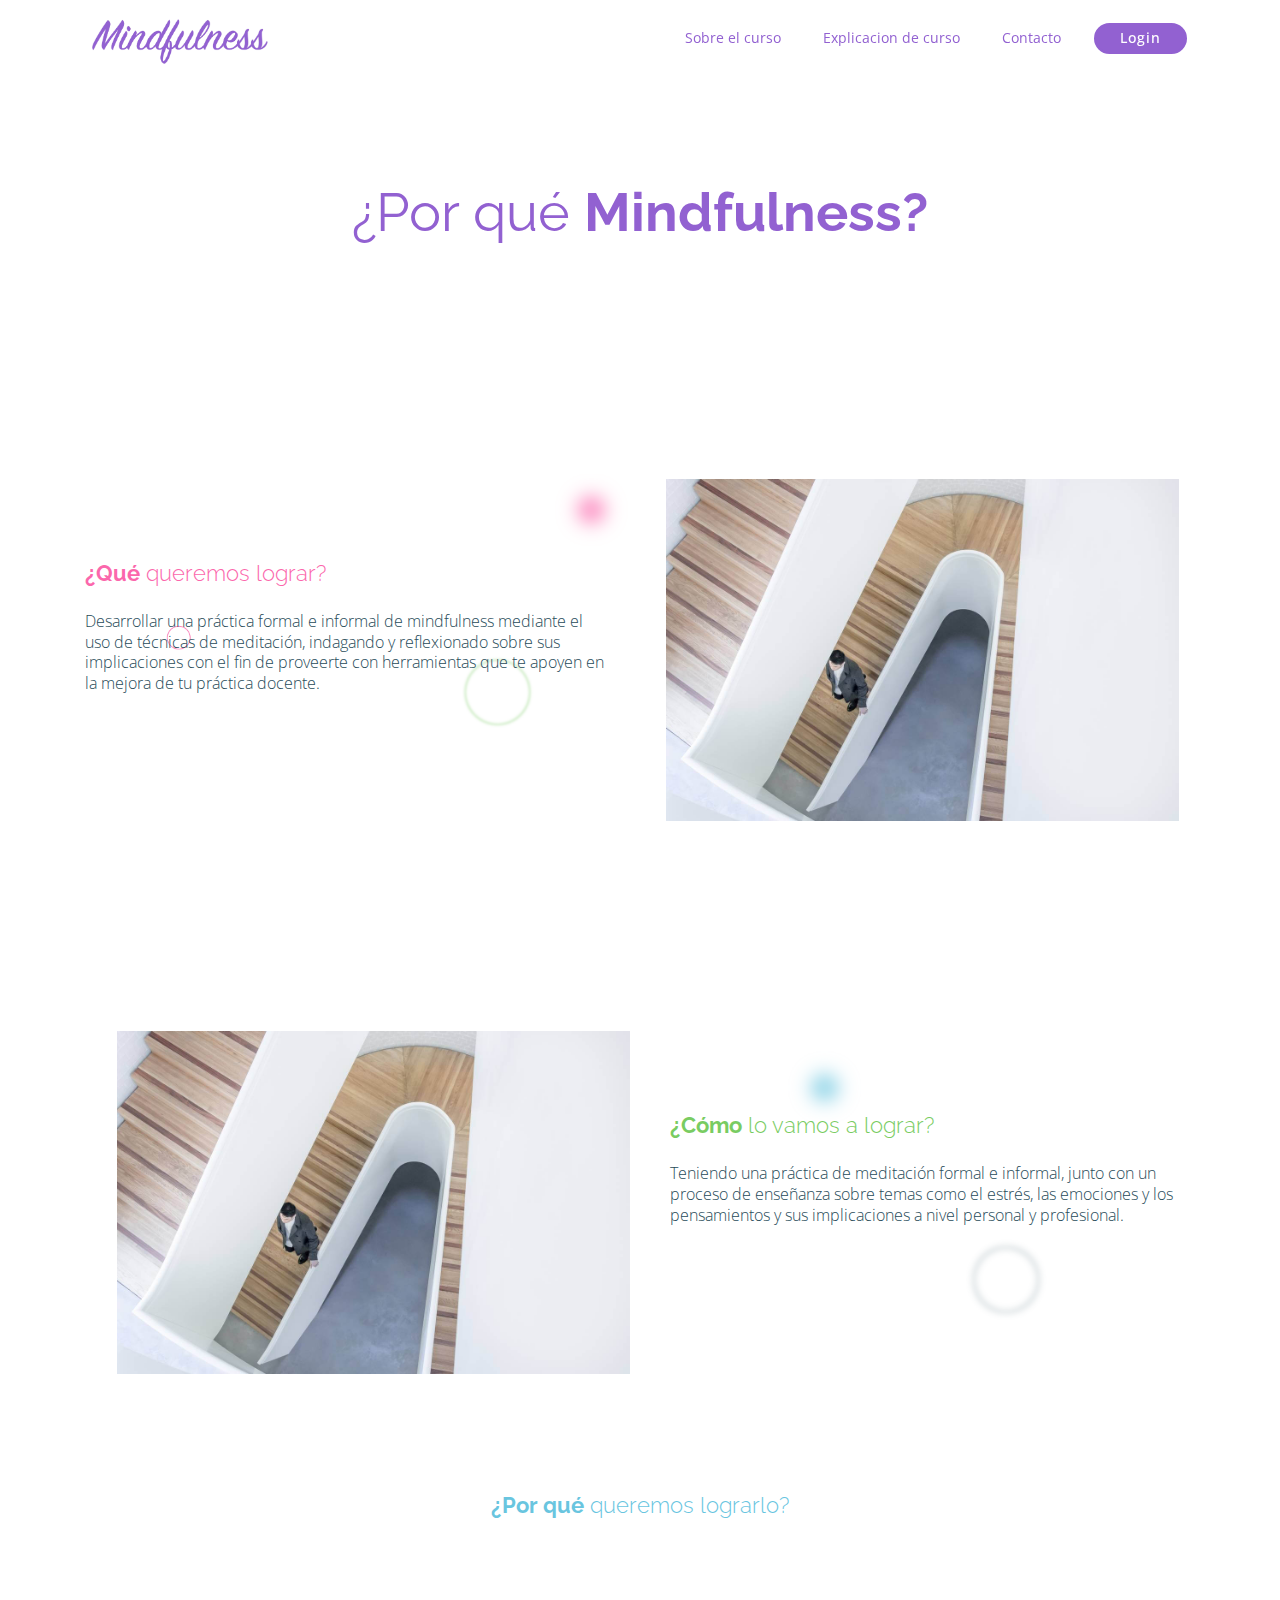
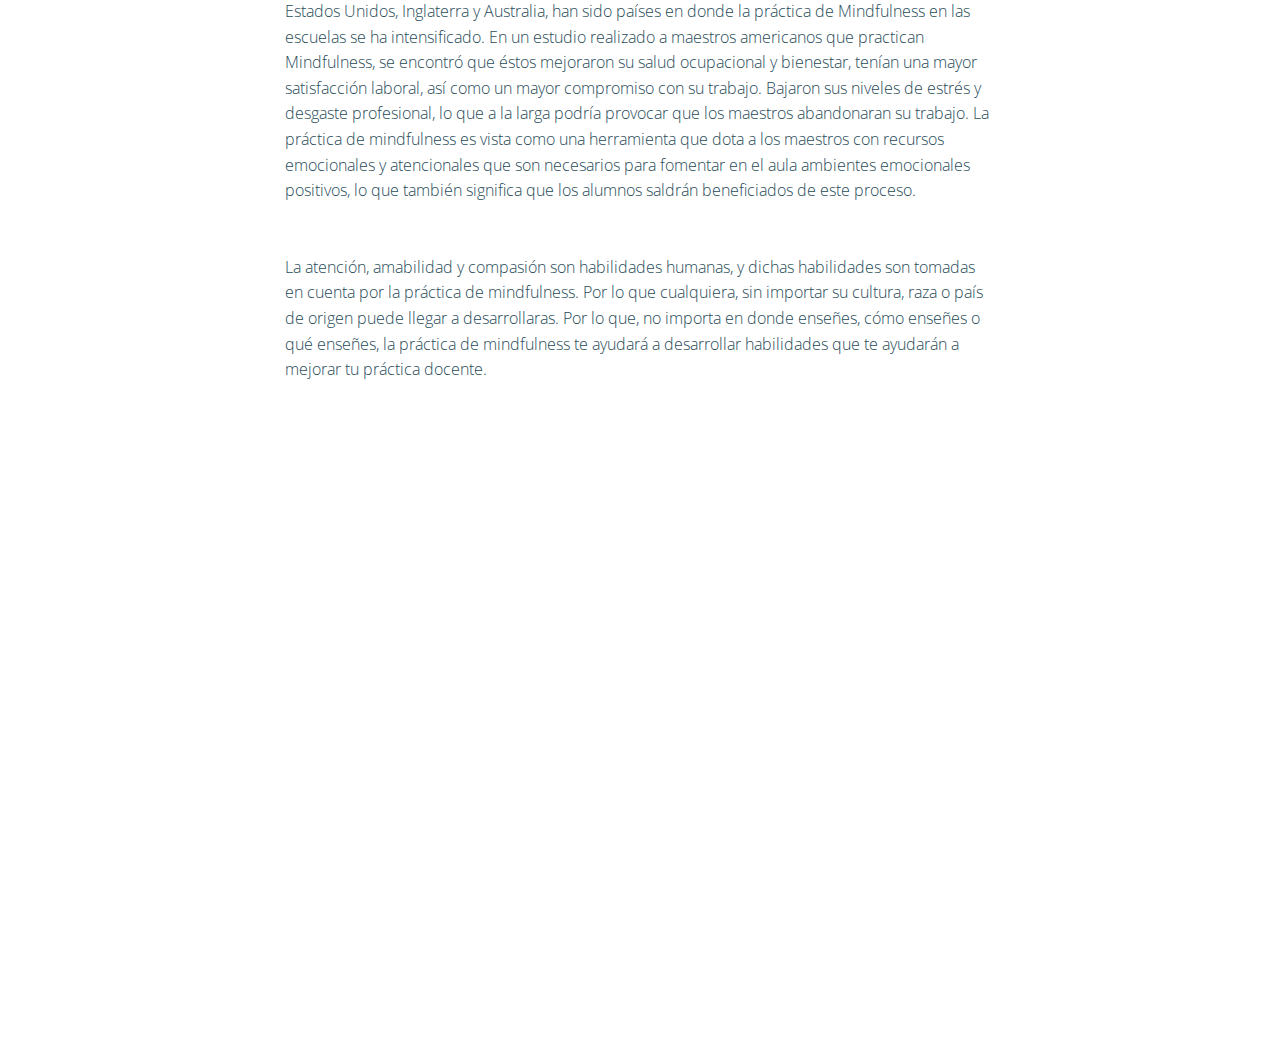
<file: page1.html>
<!DOCTYPE html>
<html >
<head>
  <!-- Site made with Mobirise Website Builder v4.6.5, https://mobirise.com -->
  <meta charset="UTF-8">
  <meta http-equiv="X-UA-Compatible" content="IE=edge">
  <meta name="generator" content="Mobirise v4.6.5, mobirise.com">
  <meta name="viewport" content="width=device-width, initial-scale=1, minimum-scale=1">
  <link rel="shortcut icon" href="assets/images/artboard-23-copy-2355x726.png" type="image/x-icon">
  <meta name="description" content="">
  <title>Explicación del Curso</title>
  <link rel="stylesheet" href="assets/web/assets/mobirise-icons/mobirise-icons.css">
  <link rel="stylesheet" href="assets/tether/tether.min.css">
  <link rel="stylesheet" href="assets/bootstrap/css/bootstrap.min.css">
  <link rel="stylesheet" href="assets/bootstrap/css/bootstrap-reboot.min.css">
  <link rel="stylesheet" href="assets/bootstrap/css/bootstrap-grid.min.css">
  <link rel="stylesheet" href="assets/soundcloud-plugin/style.css">
  <link rel="stylesheet" href="assets/dropdown/css/style.css">
  <link rel="stylesheet" href="assets/theme/css/style.css">
  <link rel="stylesheet" href="assets/mobirise/css/mbr-additional.css" type="text/css">
  
  
  
</head>
<body>
  <section class="menu cid-qLxEx1chIW" once="menu" id="menu1-17">

    

    <nav class="navbar navbar-dropdown beta-menu align-items-center navbar-fixed-top navbar-toggleable-sm bg-color transparent">
        
        <div class="menu-bottom">

            <div class="menu-logo">
                <div class="navbar-brand">
                <span class="navbar-logo">
                    <a href="index.html">
                        <img src="assets/images/artboard-23-copy-2355x726.png" alt="Mobirise" title="" style="height: 3.8rem;">
                    </a>
                </span>
                
                </div>
                <button class="navbar-toggler navbar-toggler-right" type="button" data-toggle="collapse" data-target="#navbarSupportedContent" aria-controls="navbarSupportedContent" aria-expanded="false" aria-label="Toggle navigation">
                    <div class="hamburger">
                        <span></span>
                        <span></span>
                        <span></span>
                        <span></span>
                    </div>
                </button>
            </div>
            <div class="collapse navbar-collapse" id="navbarSupportedContent">
                <ul class="navbar-nav nav-dropdown js-float-line" data-app-modern-menu="true"><li class="nav-item">
                        <a class="nav-link link mbr-white text-success display-4" href="index.html#header3-b">
                           
                            Sobre el curso</a>
                    </li>
                    <li class="nav-item">
                        <a class="nav-link link mbr-white text-success display-4" href="page1.html">Explicacion de curso</a>
                    </li><li class="nav-item"><a class="nav-link link mbr-white text-success display-4" href="page2.html">Contacto</a></li></ul>
                <div class="navbar-buttons mbr-section-btn"><a class="btn btn-sm btn-success display-4" href="page3.html">
                    
                        Login</a></div>
            </div>
        </div>
    </nav>
</section>

<section class="header3 cid-qLaqUrbcdS" id="header3-f">

    

    

    <div class="container align-center">
        <div class="row justify-content-center">
            <div class="media-container-column mbr-white col-md-10">
                
                <h1 class="mbr-section-title mbr-bold pb-3 mbr-fonts-style display-1"><span style="font-weight: normal;">¿Por qué </span>Mindfulness?</h1>
                
                
            </div>
        </div>
    </div>
    
</section>

<section class="header10 cid-qLatWOARsy" id="header10-h">

    

    

    <div class="container">
        <div class="media-container-row">
            <div class="media-content mb-4">
                <h2 class="mb-4 mbr-fonts-style mbr-section-title display-2"><strong><br></strong><br><br><strong>¿Qué</strong> queremos lograr?</h2>
                <h3 class="mbr-section-subtitle mbr-fonts-style mb-4 display-7">Desarrollar una práctica formal e informal de mindfulness mediante el uso de técnicas de meditación, indagando y reflexionado sobre sus implicaciones con el fin de proveerte con herramientas que te apoyen en la mejora de tu práctica docente.</h3>
                
                
            </div>
            <div class="mbr-figure" style="width: 100%;">
                <img src="assets/images/20.jpg" alt="Mobirise">
            </div>
        </div>
    </div>
</section>

<section class="header10 cid-qLau8dQSSF" id="header10-i">

    

    

    <div class="container">
        <div class="media-container-row">
            <div class="media-content mb-4">
                <h2 class="mb-4 mbr-fonts-style mbr-section-title display-2"><strong><br></strong><br><br><strong>¿Cómo</strong> lo vamos a lograr?</h2>
                <h3 class="mbr-section-subtitle mbr-fonts-style mb-4 display-7">Teniendo una práctica de meditación formal e informal, junto con un proceso de enseñanza sobre temas como el estrés, las emociones y los pensamientos y sus implicaciones a nivel personal y profesional.</h3>
                
                
            </div>
            <div class="mbr-figure" style="width: 100%;">
                <img src="assets/images/20.jpg" alt="Mobirise">
            </div>
        </div>
    </div>
</section>

<section class="mbr-section article content1 cid-qLaumwiXG6" id="content1-j">

     

    <div class="container">
        <div class="media-container-row">
            <div class="mbr-text col-12 col-md-12">
                <h2 class="mbr-fonts-style block-title align-center display-2"><strong>¿Por qué</strong> queremos lograrlo?</h2>
            </div>
        </div>
    </div>
</section>

<section class="mbr-section article content1 cid-qLaupHhD9Z" id="content2-k">

     

    <div class="container">
        <div class="media-container-row">
            <div class="mbr-text col-12 col-md-8">
                <p class="mbr-fonts-style block-text display-7">Estados Unidos, Inglaterra y Australia, han sido países en donde la práctica de Mindfulness en las escuelas se ha intensificado. En un estudio realizado a maestros americanos que practican Mindfulness, se encontró que éstos mejoraron su salud ocupacional y bienestar, tenían una mayor satisfacción laboral, así como un mayor compromiso con su trabajo. Bajaron sus niveles de estrés y desgaste profesional, lo que a la larga podría provocar que los maestros abandonaran su trabajo. La práctica de mindfulness es vista como una herramienta que dota a los maestros con recursos emocionales y atencionales que son necesarios para fomentar en el aula ambientes emocionales positivos, lo que también significa que los alumnos saldrán beneficiados de este proceso.
<br><br><br>La atención, amabilidad y compasión son habilidades humanas, y dichas habilidades son tomadas en cuenta por la práctica de mindfulness. Por lo que cualquiera, sin importar su cultura, raza o país de origen puede llegar a desarrollaras. Por lo que, no importa en donde enseñes, cómo enseñes o qué enseñes, la práctica de mindfulness te ayudará a desarrollar habilidades que te ayudarán a mejorar tu práctica docente.</p>
            </div>
        </div>
    </div>
</section>

<section class="footer4 cid-qLsIwRd9s9 mbr-reveal" id="footer4-13">

    

    

    <div class="container">
        <div class="media-container-row content mbr-white">
            <div class="col-md-3 col-sm-4">
                <div class="mb-3 img-logo">
                    <a href="https://mobirise.com/">
                        <img src="assets/images/logo25.png" alt="Mobirise" title="">
                    </a>
                </div>
                <p class="mb-3 mbr-fonts-style foot-title display-7"></p>
                <p class="mbr-text mbr-fonts-style display-7"><strong>Sobre el curso<br>Explicación del curso<br>Ponte en contacto<br><a href="#" class="text-white">L</a>ogin</strong></p>
            </div>
            <div class="col-md-4 col-sm-8">
                <p class="mb-4 foot-title mbr-fonts-style display-5">
                    Mindfulness</p>
                <p class="mbr-text mbr-fonts-style display-7">
                    Footer with solid color background and a contact form, Easily add subscribe and contact forms without any server-side integration.
                    <br><br></p>
            </div>
            <div class="col-md-4 offset-md-1 col-sm-12">
                <p class="mb-4 foot-title mbr-fonts-style display-5">
                    Escríbele a Isabel</p>
                <div data-form-type="formoid">
                    <div class="form-block" data-form-type="formoid">
                        <div data-form-alert="" hidden="">
                            Thanks for filling out the form!
                        </div>
                        <form class="block mbr-form" action="https://mobirise.com/" method="post" data-form-title="Mobirise Form"><input type="hidden" name="email" data-form-email="true" value="RG6R3NIWsY77RrqHUK65Bk943TM4BYwl+kRg5jf74KyAlh4YDtTSbIBkLzq3AedOv6YHvXL28WjPuiVCtsrrWM9IVt3iSTCJMmSRSA75PWiIrS8ggi4TnnW1p7wwhqN1" data-form-field="Email">
                            <div class="row">
                                <div class="col-md-12" data-for="email">
                                    <input type="text" class="form-control input" name="email" data-form-field="Email" placeholder="Email" required="" id="email-footer4-13">
                                </div>
                                <div class="col-md-12" data-for="message">
                                    <textarea class="form-control input" name="message" rows="3" data-form-field="Message" placeholder="Message" style="resize:none" id="message-footer4-13"></textarea>
                                </div>
                                <div class="col-md-12 align-center input-group-btn" style="margin-top: 10px;"><button href="" type="submit" class="btn btn-bgr btn-success display-4">ENVIAR</button></div>
                            </div>
                        </form>
                    </div>
                </div>
            </div>
        </div>
        <div class="footer-lower">
            <div class="media-container-row">
                <div class="col-sm-12">
                    <hr>
                </div>
            </div>
            <div class="media-container-row mbr-white">
                <div class="col-sm-12 copyright">
                    <p class="mbr-text mbr-fonts-style display-7">
                        © Copyright 2017 Mindfulness - Todos los derechos reservados.</p>
                </div>
            </div>
        </div>
    </div>
</section>


  <script src="assets/web/assets/jquery/jquery.min.js"></script>
  <script src="assets/popper/popper.min.js"></script>
  <script src="assets/tether/tether.min.js"></script>
  <script src="assets/bootstrap/js/bootstrap.min.js"></script>
  <script src="assets/dropdown/js/script.min.js"></script>
  <script src="assets/touchswipe/jquery.touch-swipe.min.js"></script>
  <script src="assets/smoothscroll/smooth-scroll.js"></script>
  <script src="assets/theme/js/script.js"></script>
  <script src="assets/formoid/formoid.min.js"></script>
  
  
</body>
</html>
</file>
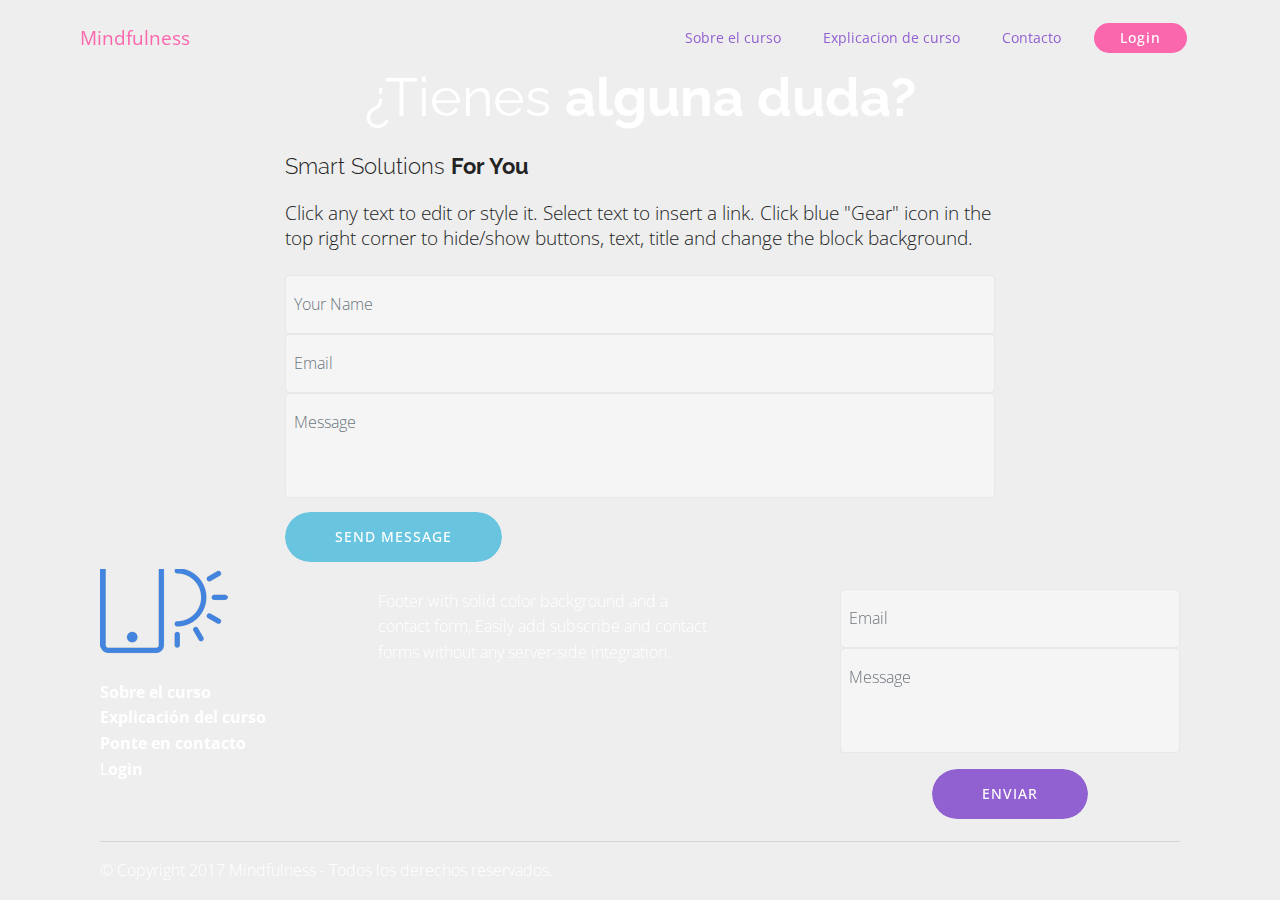
<file: page2.html>
<!DOCTYPE html>
<html >
<head>
  <!-- Site made with Mobirise Website Builder v4.6.5, https://mobirise.com -->
  <meta charset="UTF-8">
  <meta http-equiv="X-UA-Compatible" content="IE=edge">
  <meta name="generator" content="Mobirise v4.6.5, mobirise.com">
  <meta name="viewport" content="width=device-width, initial-scale=1, minimum-scale=1">
  <link rel="shortcut icon" href="assets/images/artboard-23-copy-2355x726.png" type="image/x-icon">
  <meta name="description" content="">
  <title>Contacto</title>
  <link rel="stylesheet" href="assets/web/assets/mobirise-icons/mobirise-icons.css">
  <link rel="stylesheet" href="assets/tether/tether.min.css">
  <link rel="stylesheet" href="assets/bootstrap/css/bootstrap.min.css">
  <link rel="stylesheet" href="assets/bootstrap/css/bootstrap-reboot.min.css">
  <link rel="stylesheet" href="assets/bootstrap/css/bootstrap-grid.min.css">
  <link rel="stylesheet" href="assets/soundcloud-plugin/style.css">
  <link rel="stylesheet" href="assets/dropdown/css/style.css">
  <link rel="stylesheet" href="assets/theme/css/style.css">
  <link rel="stylesheet" href="assets/mobirise/css/mbr-additional.css" type="text/css">
  
  
  
</head>
<body>
  <section class="menu cid-qLa9ewVRYL" once="menu" id="menu1-d">

    

    <nav class="navbar navbar-dropdown beta-menu align-items-center navbar-fixed-top navbar-toggleable-sm bg-color transparent">
        
        <div class="menu-bottom">

            <div class="menu-logo">
                <div class="navbar-brand">
                
                <span class="navbar-caption-wrap"><a href="https://mobirise.com" class="brand-link mbr-white text-secondary display-5">
                        Mindfulness</a></span>
                </div>
                <button class="navbar-toggler navbar-toggler-right" type="button" data-toggle="collapse" data-target="#navbarSupportedContent" aria-controls="navbarSupportedContent" aria-expanded="false" aria-label="Toggle navigation">
                    <div class="hamburger">
                        <span></span>
                        <span></span>
                        <span></span>
                        <span></span>
                    </div>
                </button>
            </div>
            <div class="collapse navbar-collapse" id="navbarSupportedContent">
                <ul class="navbar-nav nav-dropdown js-float-line" data-app-modern-menu="true"><li class="nav-item">
                        <a class="nav-link link mbr-white text-success display-4" href="index.html#header3-b">
                           
                            Sobre el curso</a>
                    </li>
                    <li class="nav-item">
                        <a class="nav-link link mbr-white text-success display-4" href="page1.html">Explicacion de curso</a>
                    </li><li class="nav-item"><a class="nav-link link mbr-white text-success display-4" href="page2.html">Contacto</a></li></ul>
                <div class="navbar-buttons mbr-section-btn"><a class="btn btn-sm btn-secondary display-4" href="https://mobirise.com">
                    
                        Login</a></div>
            </div>
        </div>
    </nav>
</section>

<section class="header3 cid-qLavy4LHIt" id="header3-o">

    

    

    <div class="container align-center">
        <div class="row justify-content-center">
            <div class="media-container-column mbr-white col-md-10">
                
                <h1 class="mbr-section-title mbr-bold pb-3 mbr-fonts-style display-1"><br><span style="font-weight: normal;">¿Tienes </span>alguna duda?</h1>
                
                
            </div>
        </div>
    </div>
    
</section>

<section class="mbr-section form3 cid-qLsJePR4Be" id="form3-14">

    

    
    <div class="container">
        <div class="media-container-row">
            <div class="col-md-10 col-lg-8 block-content">
                <div data-form-type="formoid">
                    <h2 class="mbr-fonts-style mb-4 display-2">Smart Solutions <strong>For You</strong></h2>
                    <h3 class="mbr-section-subtitle mbr-fonts-style mb-4 mbr-light display-5">
                        Click any text to edit or style it. Select text to insert a link. Click blue "Gear" icon in the top right corner to hide/show buttons, text, title and change the block background.
                    </h3>
                    <div data-form-alert="" hidden="">
                        Thanks for filling out the form!
                    </div>
                    <form class="block mbr-form" action="https://mobirise.com/" method="post" data-form-title="Mobirise Form"><input type="hidden" name="email" data-form-email="true" value="wWhzR4xS8bSGL2y7imqy2BG3kMjC0QkC3MFxxwE0F90bDAH9HZm1uZZBWJ3j2Fu6CZQssv3fSL0cBmYQUnZL1k82D+eRoqu1LD384v0tW57A+w+Fyy6nyJy3Lk/bqpcD" data-form-field="Email">
                        <div class="row">
                            <div class="col-md-12" data-for="name">
                                <input type="text" class="form-control input" name="name" data-form-field="Name" placeholder="Your Name" required="" id="name-form3-14">
                            </div>
                            <div class="col-md-12" data-for="email">
                                <input type="text" class="form-control input" name="email" data-form-field="Email" placeholder="Email" required="" id="email-form3-14">
                            </div>
                            <div class="col-md-12" data-for="message">
                                <textarea class="form-control input" name="message" rows="3" data-form-field="Message" placeholder="Message" style="resize:none" id="message-form3-14"></textarea>
                            </div>
                            <div class="input-group-btn col-md-12 mt-2">
                                <button href="" type="submit" class="btn btn-primary btn-form btn-bgr display-4">SEND MESSAGE</button>
                            </div>
                        </div>
                    </form>
                </div>
            </div>
        </div>
    </div>
</section>

<section class="footer4 cid-qLsJpl9ISj mbr-reveal" id="footer4-15">

    

    

    <div class="container">
        <div class="media-container-row content mbr-white">
            <div class="col-md-3 col-sm-4">
                <div class="mb-3 img-logo">
                    <a href="https://mobirise.com/">
                        <img src="assets/images/logo21.png" alt="Mobirise" title="">
                    </a>
                </div>
                <p class="mb-3 mbr-fonts-style foot-title display-7"></p>
                <p class="mbr-text mbr-fonts-style display-7"><strong>Sobre el curso<br>Explicación del curso<br>Ponte en contacto<br><a href="#" class="text-white">L</a>ogin</strong></p>
            </div>
            <div class="col-md-4 col-sm-8">
                <p class="mb-4 foot-title mbr-fonts-style display-5">
                    Mindfulness</p>
                <p class="mbr-text mbr-fonts-style display-7">
                    Footer with solid color background and a contact form, Easily add subscribe and contact forms without any server-side integration.
                    <br><br></p>
            </div>
            <div class="col-md-4 offset-md-1 col-sm-12">
                <p class="mb-4 foot-title mbr-fonts-style display-5">
                    Escríbele a Isabel</p>
                <div data-form-type="formoid">
                    <div class="form-block" data-form-type="formoid">
                        <div data-form-alert="" hidden="">
                            Thanks for filling out the form!
                        </div>
                        <form class="block mbr-form" action="https://mobirise.com/" method="post" data-form-title="Mobirise Form"><input type="hidden" name="email" data-form-email="true" value="C+0FYyKFAcNwpD+fbIenVX6sBI5jeORlvkDKILteFTMyiE9RkEXuPr9JfBEOcsFnJzzsLWB83AEZv71LGLtpGO2LrL1YApYeedwNQTVXTGQjVrn9XuMEt3TjT3GhkAb9" data-form-field="Email">
                            <div class="row">
                                <div class="col-md-12" data-for="email">
                                    <input type="text" class="form-control input" name="email" data-form-field="Email" placeholder="Email" required="" id="email-footer4-15">
                                </div>
                                <div class="col-md-12" data-for="message">
                                    <textarea class="form-control input" name="message" rows="3" data-form-field="Message" placeholder="Message" style="resize:none" id="message-footer4-15"></textarea>
                                </div>
                                <div class="col-md-12 align-center input-group-btn" style="margin-top: 10px;"><button href="" type="submit" class="btn btn-bgr btn-success display-4">ENVIAR</button></div>
                            </div>
                        </form>
                    </div>
                </div>
            </div>
        </div>
        <div class="footer-lower">
            <div class="media-container-row">
                <div class="col-sm-12">
                    <hr>
                </div>
            </div>
            <div class="media-container-row mbr-white">
                <div class="col-sm-12 copyright">
                    <p class="mbr-text mbr-fonts-style display-7">
                        © Copyright 2017 Mindfulness - Todos los derechos reservados.</p>
                </div>
            </div>
        </div>
    </div>
</section>


  <script src="assets/web/assets/jquery/jquery.min.js"></script>
  <script src="assets/popper/popper.min.js"></script>
  <script src="assets/tether/tether.min.js"></script>
  <script src="assets/bootstrap/js/bootstrap.min.js"></script>
  <script src="assets/dropdown/js/script.min.js"></script>
  <script src="assets/touchswipe/jquery.touch-swipe.min.js"></script>
  <script src="assets/smoothscroll/smooth-scroll.js"></script>
  <script src="assets/theme/js/script.js"></script>
  <script src="assets/formoid/formoid.min.js"></script>
  
  
</body>
</html>
</file>
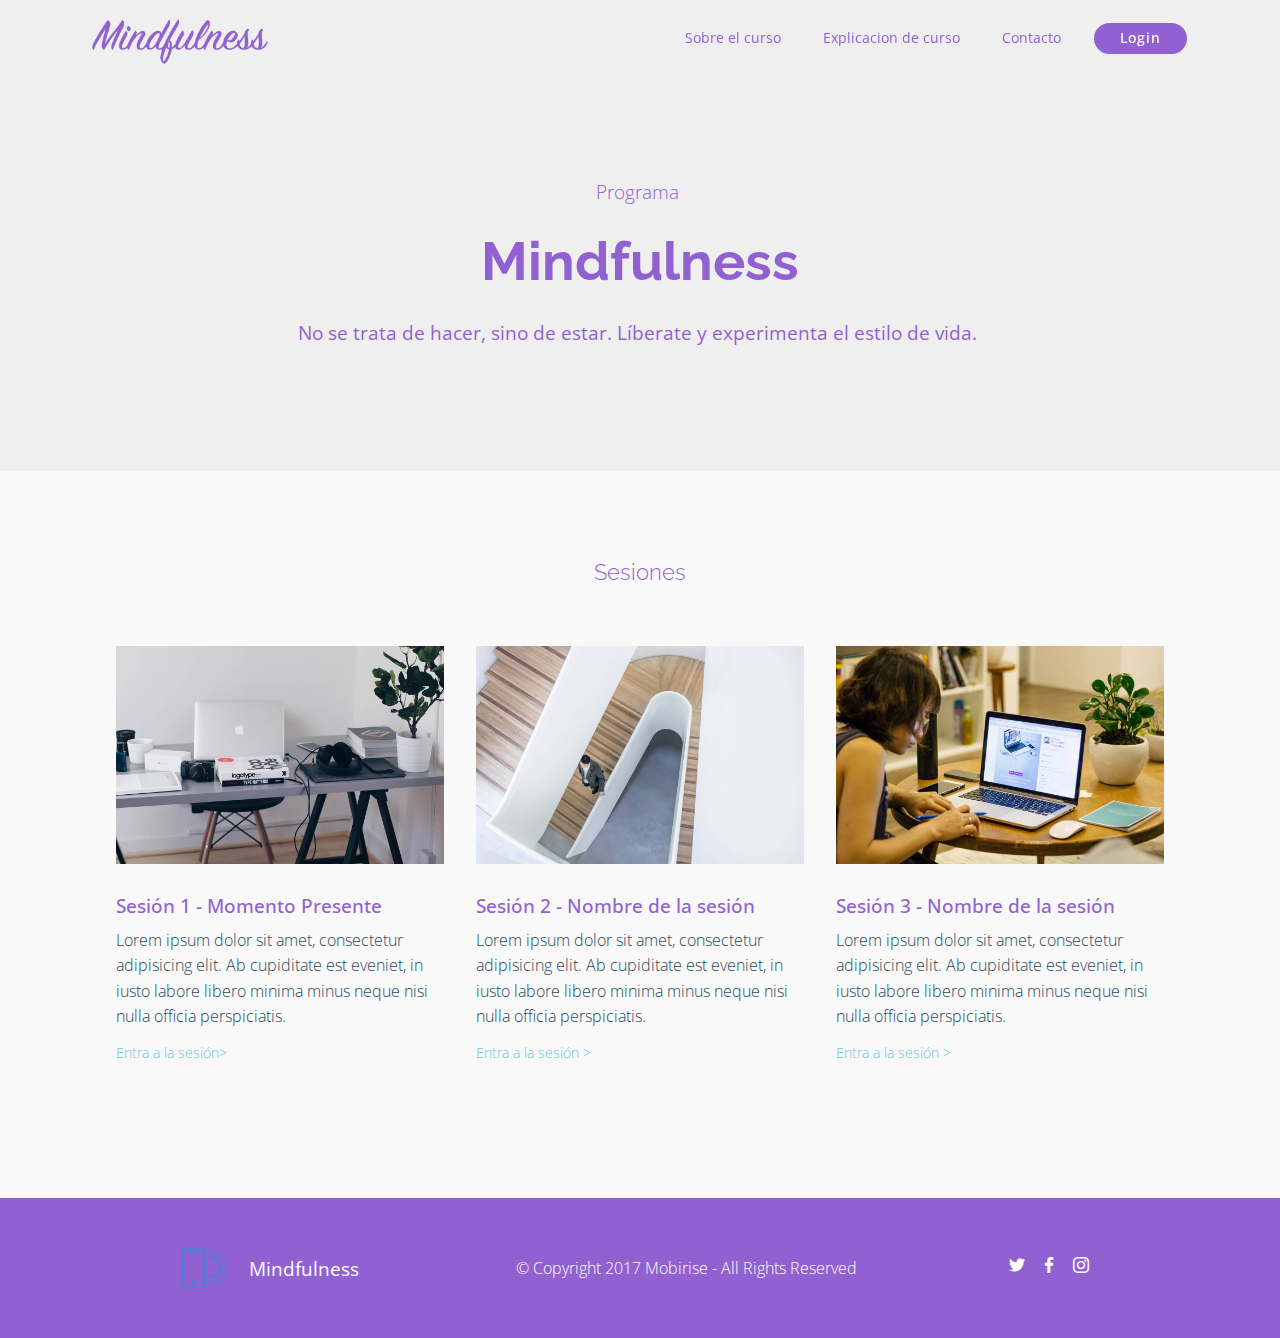
<file: page3.html>
<!DOCTYPE html>
<html >
<head>
  <!-- Site made with Mobirise Website Builder v4.6.5, https://mobirise.com -->
  <meta charset="UTF-8">
  <meta http-equiv="X-UA-Compatible" content="IE=edge">
  <meta name="generator" content="Mobirise v4.6.5, mobirise.com">
  <meta name="viewport" content="width=device-width, initial-scale=1, minimum-scale=1">
  <link rel="shortcut icon" href="assets/images/artboard-23-copy-2355x726.png" type="image/x-icon">
  <meta name="description" content="">
  <title>Sesiones</title>
  <link rel="stylesheet" href="assets/web/assets/mobirise-icons/mobirise-icons.css">
  <link rel="stylesheet" href="assets/tether/tether.min.css">
  <link rel="stylesheet" href="assets/bootstrap/css/bootstrap.min.css">
  <link rel="stylesheet" href="assets/bootstrap/css/bootstrap-reboot.min.css">
  <link rel="stylesheet" href="assets/bootstrap/css/bootstrap-grid.min.css">
  <link rel="stylesheet" href="assets/soundcloud-plugin/style.css">
  <link rel="stylesheet" href="assets/socicon/css/styles.css">
  <link rel="stylesheet" href="assets/dropdown/css/style.css">
  <link rel="stylesheet" href="assets/theme/css/style.css">
  <link rel="stylesheet" href="assets/mobirise/css/mbr-additional.css" type="text/css">
  
  
  
</head>
<body>
  <section class="menu cid-qLxEzgyiaJ" once="menu" id="menu1-18">

    

    <nav class="navbar navbar-dropdown beta-menu align-items-center navbar-fixed-top navbar-toggleable-sm bg-color transparent">
        
        <div class="menu-bottom">

            <div class="menu-logo">
                <div class="navbar-brand">
                <span class="navbar-logo">
                    <a href="index.html">
                        <img src="assets/images/artboard-23-copy-2355x726.png" alt="Mobirise" title="" style="height: 3.8rem;">
                    </a>
                </span>
                
                </div>
                <button class="navbar-toggler navbar-toggler-right" type="button" data-toggle="collapse" data-target="#navbarSupportedContent" aria-controls="navbarSupportedContent" aria-expanded="false" aria-label="Toggle navigation">
                    <div class="hamburger">
                        <span></span>
                        <span></span>
                        <span></span>
                        <span></span>
                    </div>
                </button>
            </div>
            <div class="collapse navbar-collapse" id="navbarSupportedContent">
                <ul class="navbar-nav nav-dropdown js-float-line" data-app-modern-menu="true"><li class="nav-item">
                        <a class="nav-link link mbr-white text-success display-4" href="index.html#header3-b">
                           
                            Sobre el curso</a>
                    </li>
                    <li class="nav-item">
                        <a class="nav-link link mbr-white text-success display-4" href="page1.html">Explicacion de curso</a>
                    </li><li class="nav-item"><a class="nav-link link mbr-white text-success display-4" href="page2.html">Contacto</a></li></ul>
                <div class="navbar-buttons mbr-section-btn"><a class="btn btn-sm btn-success display-4" href="page3.html">
                    
                        Login</a></div>
            </div>
        </div>
    </nav>
</section>

<section class="header3 cid-qLawzl5WFs" id="header3-p">

    

    

    <div class="container align-center">
        <div class="row justify-content-center">
            <div class="media-container-column mbr-white col-md-10">
                <h3 class="mbr-section-subtitle align-center mbr-light pb-3 mbr-fonts-style display-5">Programa&nbsp;</h3>
                <h1 class="mbr-section-title mbr-bold pb-3 mbr-fonts-style display-1">Mindfulness</h1>
                <p class="mbr-text pb-3 mbr-fonts-style display-5">No se trata de hacer, sino de estar. Líberate y experimenta el estilo de vida.&nbsp;</p>
                
            </div>
        </div>
    </div>
    
</section>

<section class="features8 cid-qLawBb9IpO" id="features8-q">
    
    

    
    <div class="container">
        <div class="container">
            <h2 class="mbr-fonts-style mb-4 align-center display-2">Sesiones<br><br></h2>
            
            <div class="media-container-row">
                <div class="card col-12 col-md-4 col-lg-4">
                    <div class="card-img">
                        <img src="assets/images/19.jpg" alt="Mobirise">
                    </div>
                    <div class="card-box">
                        
                        <h4 class="card-title mbr-fonts-style display-5">
                            Sesión 1 - Momento Presente</h4>
                        <p class="mbr-text mbr-fonts-style display-7">
                            Lorem ipsum dolor sit amet, consectetur adipisicing elit. Ab cupiditate est eveniet, in iusto labore libero minima minus neque nisi nulla officia perspiciatis.
                        </p>
                        <div class="mbr-section-btn"><a class="btn-underline mr-3 display-4" href="page4.html">Entra a la sesión&gt;</a></div>
                    </div>
                </div>
                <div class="card col-12 col-md-4 col-lg-4">
                    <div class="card-img">
                        <img src="assets/images/20.jpg" alt="Mobirise">
                    </div>
                    <div class="card-box">
                        
                        <h4 class="card-title mbr-fonts-style display-5">
                            Sesión 2 - Nombre de la sesión<br></h4>
                        <p class="mbr-text mbr-fonts-style display-7">
                            Lorem ipsum dolor sit amet, consectetur adipisicing elit. Ab cupiditate est eveniet, in iusto labore libero minima minus neque nisi nulla officia perspiciatis.
                        </p>
                        <div class="mbr-section-btn"><a class="btn-underline mr-3 display-4" href="https://mobirise.com">Entra a la sesión &gt;</a></div>
                    </div>
                </div>
                <div class="card col-12 col-md-4 col-lg-4">
                    <div class="card-img">
                        <img src="assets/images/21.jpg" alt="Mobirise">
                    </div>
                    <div class="card-box">
                        
                        <h4 class="card-title mbr-fonts-style display-5">
                            Sesión 3 - Nombre de la sesión<br></h4>
                        <p class="mbr-text mbr-fonts-style display-7">
                            Lorem ipsum dolor sit amet, consectetur adipisicing elit. Ab cupiditate est eveniet, in iusto labore libero minima minus neque nisi nulla officia perspiciatis.
                        </p>
                        <div class="mbr-section-btn"><a class="btn-underline mr-3 display-4" href="https://mobirise.com">Entra a la sesión &gt;</a></div>
                    </div>
                </div>
            </div>


        </div>
    </div>
</section>

<section class="cid-qLayw07cn0" id="footer1-t">

    

    

    <div class="container">
        <div class="media-container-row">
            <div class="col-md-4 col-lg-4 logo-footer mb-3 mt-3 align-center">
                <img class="img-logo-footer" src="assets/images/logo22.png" alt="Mobirise">
                <p class="text-logo-footer mbr-fonts-style mb-0 display-5">Mindfulness</p>
            </div>
            <div class="col-md-4 col-lg-5 copyright mb-3 mt-3">
                <p class="mb-0 text-copyright mbr-fonts-style display-7">
                    © Copyright 2017 Mobirise - All Rights Reserved
                </p>
            </div>
            <div class="social-list pl-0 mb-0 col-md-4 col-lg-3 align-center social-btns mb-3 mt-3">
                <a href="https://twitter.com/" target="_blank">
                    <span class="px-2 mbr-iconfont mbr-iconfont-social socicon-twitter socicon"></span>
                </a>
                <a href="https://www.facebook.com/" target="_blank">
                    <span class="px-2 mbr-iconfont mbr-iconfont-social socicon-facebook socicon"></span>
                </a>
                <a href="https://instagram.com/" target="_blank">
                    <span class="px-2 mbr-iconfont mbr-iconfont-social socicon-instagram socicon"></span>
                </a>
                <a href="https://www.youtube.com/c/mobirise" target="_blank">
                    
                </a>
                <a href="https://plus.google.com/u/0/+Mobirise" target="_blank">
                    
                </a>
                <a href="https://www.behance.net/Mobirise" target="_blank">
                    
                </a>
            </div>
        </div>
    </div>
</section>


  <script src="assets/web/assets/jquery/jquery.min.js"></script>
  <script src="assets/popper/popper.min.js"></script>
  <script src="assets/tether/tether.min.js"></script>
  <script src="assets/bootstrap/js/bootstrap.min.js"></script>
  <script src="assets/dropdown/js/script.min.js"></script>
  <script src="assets/touchswipe/jquery.touch-swipe.min.js"></script>
  <script src="assets/smoothscroll/smooth-scroll.js"></script>
  <script src="assets/theme/js/script.js"></script>
  
  
</body>
</html>
</file>
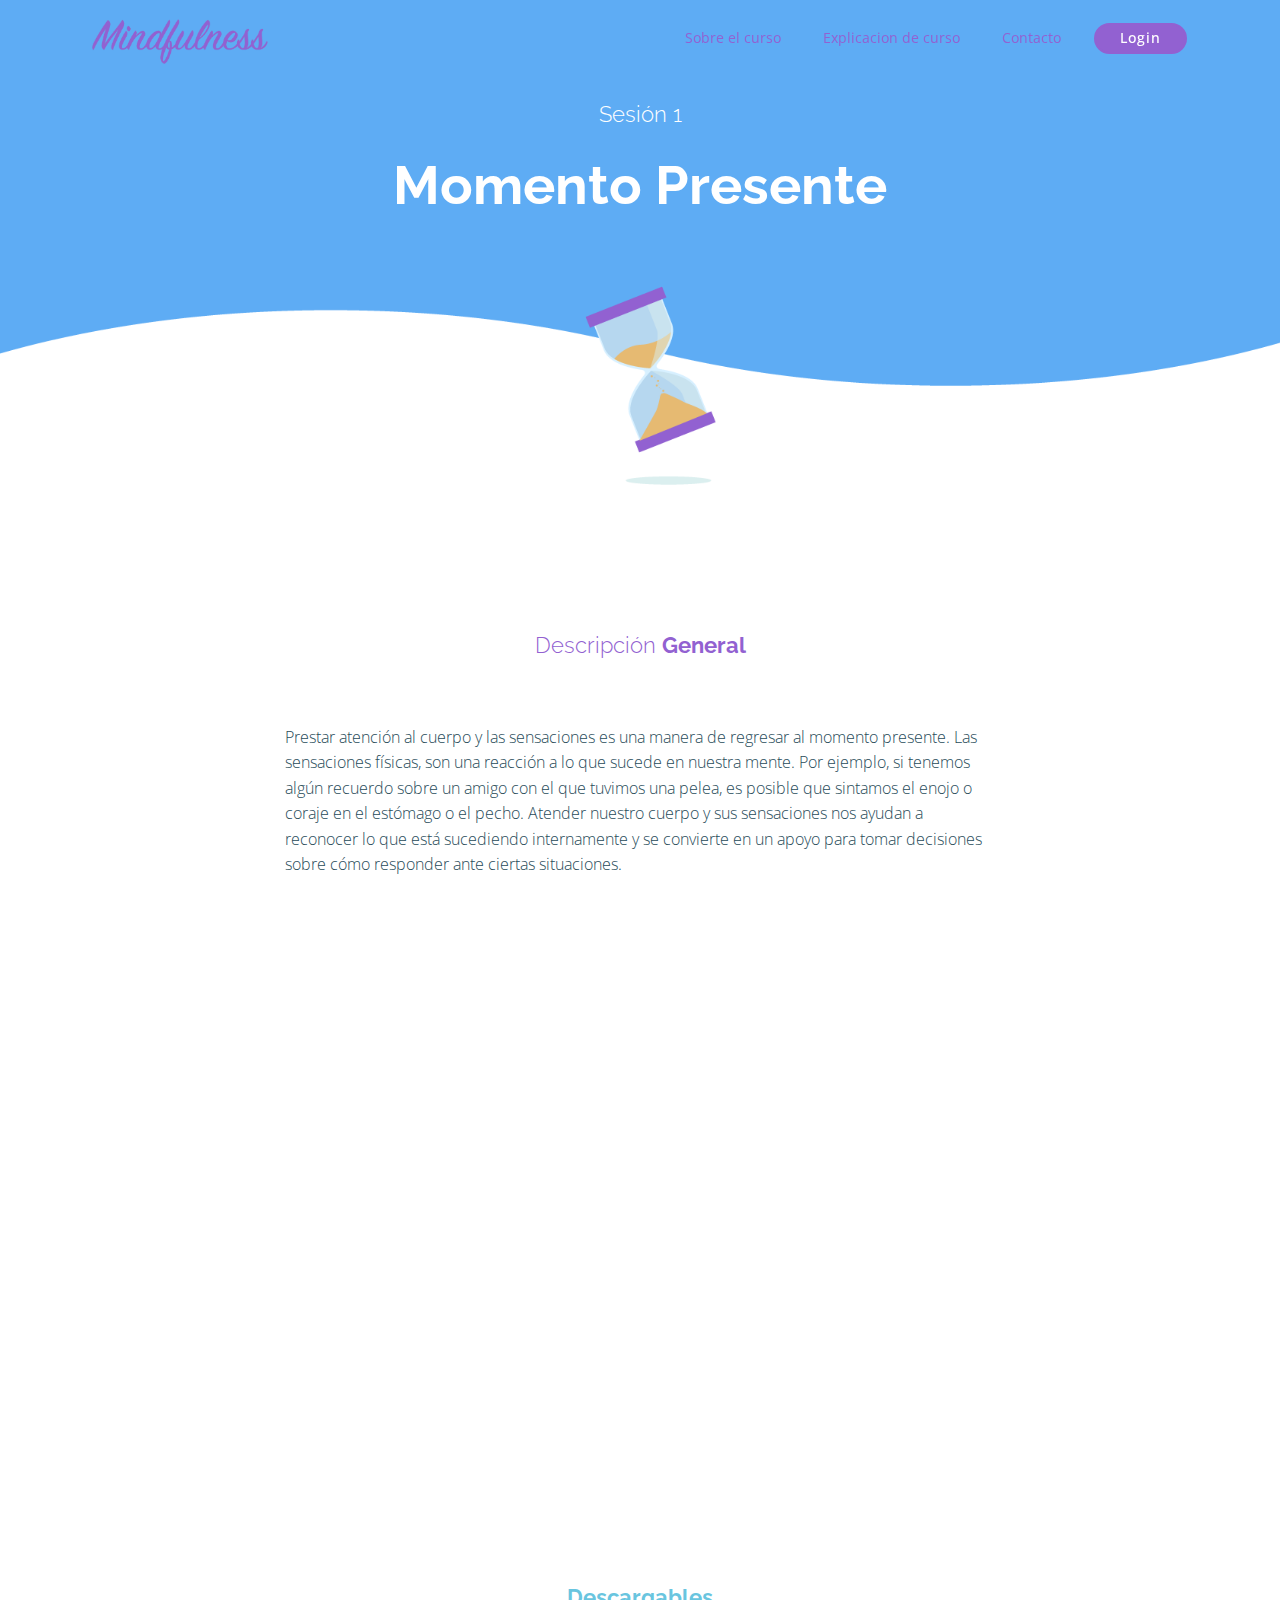
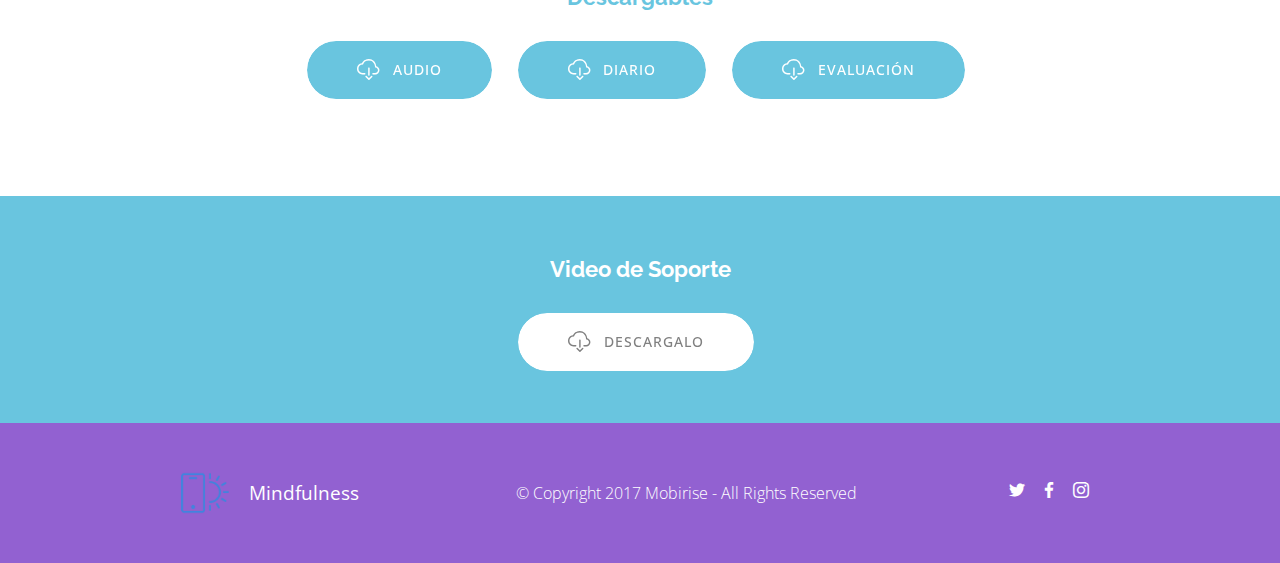
<file: page4.html>
<!DOCTYPE html>
<html >
<head>
  <!-- Site made with Mobirise Website Builder v4.6.5, https://mobirise.com -->
  <meta charset="UTF-8">
  <meta http-equiv="X-UA-Compatible" content="IE=edge">
  <meta name="generator" content="Mobirise v4.6.5, mobirise.com">
  <meta name="viewport" content="width=device-width, initial-scale=1, minimum-scale=1">
  <link rel="shortcut icon" href="assets/images/artboard-23-copy-2355x726.png" type="image/x-icon">
  <meta name="description" content="">
  <title>Sesion 1</title>
  <link rel="stylesheet" href="assets/web/assets/mobirise-icons-bold/mobirise-icons-bold.css">
  <link rel="stylesheet" href="assets/web/assets/mobirise-icons/mobirise-icons.css">
  <link rel="stylesheet" href="assets/tether/tether.min.css">
  <link rel="stylesheet" href="assets/soundcloud-plugin/style.css">
  <link rel="stylesheet" href="assets/bootstrap/css/bootstrap.min.css">
  <link rel="stylesheet" href="assets/bootstrap/css/bootstrap-reboot.min.css">
  <link rel="stylesheet" href="assets/bootstrap/css/bootstrap-grid.min.css">
  <link rel="stylesheet" href="assets/dropdown/css/style.css">
  <link rel="stylesheet" href="assets/socicon/css/styles.css">
  <link rel="stylesheet" href="assets/theme/css/style.css">
  <link rel="stylesheet" href="assets/mobirise/css/mbr-additional.css" type="text/css">
  
  
  
</head>
<body>
  <section class="menu cid-qLxEBXKHSb" once="menu" id="menu1-19">

    

    <nav class="navbar navbar-dropdown beta-menu align-items-center navbar-fixed-top navbar-toggleable-sm bg-color transparent">
        
        <div class="menu-bottom">

            <div class="menu-logo">
                <div class="navbar-brand">
                <span class="navbar-logo">
                    <a href="index.html">
                        <img src="assets/images/artboard-23-copy-2355x726.png" alt="Mobirise" title="" style="height: 3.8rem;">
                    </a>
                </span>
                
                </div>
                <button class="navbar-toggler navbar-toggler-right" type="button" data-toggle="collapse" data-target="#navbarSupportedContent" aria-controls="navbarSupportedContent" aria-expanded="false" aria-label="Toggle navigation">
                    <div class="hamburger">
                        <span></span>
                        <span></span>
                        <span></span>
                        <span></span>
                    </div>
                </button>
            </div>
            <div class="collapse navbar-collapse" id="navbarSupportedContent">
                <ul class="navbar-nav nav-dropdown js-float-line" data-app-modern-menu="true"><li class="nav-item">
                        <a class="nav-link link mbr-white text-success display-4" href="index.html#header3-b">
                           
                            Sobre el curso</a>
                    </li>
                    <li class="nav-item">
                        <a class="nav-link link mbr-white text-success display-4" href="page1.html">Explicacion de curso</a>
                    </li><li class="nav-item"><a class="nav-link link mbr-white text-success display-4" href="page2.html">Contacto</a></li></ul>
                <div class="navbar-buttons mbr-section-btn"><a class="btn btn-sm btn-success display-4" href="page3.html">
                    
                        Login</a></div>
            </div>
        </div>
    </nav>
</section>

<section class="header3 cid-qLayO7SBkg" id="header3-v">

    

    

    <div class="container align-center">
        <div class="row justify-content-center">
            <div class="media-container-column mbr-white col-md-10">
                <h3 class="mbr-section-subtitle align-center mbr-light pb-3 mbr-fonts-style display-2">
                    Sesión 1</h3>
                <h1 class="mbr-section-title mbr-bold pb-3 mbr-fonts-style display-1">Momento Presente<br><br><br><br><br><br><br></h1>
                
                
            </div>
        </div>
    </div>
    
</section>

<section class="mbr-section article content1 cid-qLazCJs6nW" id="content1-x">

     

    <div class="container">
        <div class="media-container-row">
            <div class="mbr-text col-12 col-md-12">
                <h2 class="mbr-fonts-style block-title align-center display-2">Descripción <strong>General</strong></h2>
            </div>
        </div>
    </div>
</section>

<section class="mbr-section article content1 cid-qLazD2wdMD" id="content2-y">

     

    <div class="container">
        <div class="media-container-row">
            <div class="mbr-text col-12 col-md-8">
                <p class="mbr-fonts-style block-text display-7">Prestar atención al cuerpo y las sensaciones es una manera de regresar al momento presente. Las sensaciones físicas, son una reacción a lo que sucede en nuestra mente. Por ejemplo, si tenemos algún recuerdo sobre un amigo con el que tuvimos una pelea, es posible que sintamos el enojo o coraje en el estómago o el pecho. Atender nuestro cuerpo y sus sensaciones nos ayudan a reconocer lo que está sucediendo internamente y se convierte en un apoyo para tomar decisiones sobre cómo responder ante ciertas situaciones.</p>
            </div>
        </div>
    </div>
</section>

<section class="cid-qLazBWK7t7" id="video2-w">

    
    
    <figure class="mbr-figure align-center container">
        <div class="video-block" style="width: 80%;">
            <div><iframe class="mbr-embedded-video" src="https://www.youtube.com/embed/E0Pa8tYo94U?rel=0&amp;amp;showinfo=0&amp;autoplay=0&amp;loop=0" width="1280" height="720" frameborder="0" allowfullscreen></iframe></div>
        </div>
    </figure>
</section>

<section class="header3 cid-qLazMUWIGG" id="header3-z">

    

    

    <div class="container align-center">
        <div class="row justify-content-center">
            <div class="media-container-column mbr-white col-md-10">
                
                <h1 class="mbr-section-title mbr-bold pb-3 mbr-fonts-style display-2">
                    Descargables</h1>
                
                <div class="mbr-section-btn"><a class="btn btn-md btn-bgr btn-primary display-4" href="https://mobirise.com"><span class="mbrib-download mbr-iconfont mbr-iconfont-btn"></span>AUDIO</a> <a class="btn btn-md btn-bgr btn-primary display-4" href="https://mobirise.com"><span class="mbrib-download mbr-iconfont mbr-iconfont-btn"></span>DIARIO</a> <a class="btn btn-md btn-bgr btn-primary display-4" href="https://mobirise.com"><span class="mbrib-download mbr-iconfont mbr-iconfont-btn"></span>EVALUACIÓN</a></div>
            </div>
        </div>
    </div>
    
</section>

<section class="header3 cid-qLaAy4bDE9" id="header3-11">

    

    

    <div class="container align-center">
        <div class="row justify-content-center">
            <div class="media-container-column mbr-white col-md-10">
                
                <h1 class="mbr-section-title mbr-bold pb-3 mbr-fonts-style display-2">
                    Video de Soporte</h1>
                
                <div class="mbr-section-btn"><a class="btn btn-md btn-bgr btn-white display-4" href="https://mobirise.com"><span class="mbrib-download mbr-iconfont mbr-iconfont-btn"></span>DESCARGALO</a></div>
            </div>
        </div>
    </div>
    
</section>

<section class="cid-qLz4w4wchT" id="footer1-1e">

    

    

    <div class="container">
        <div class="media-container-row">
            <div class="col-md-4 col-lg-4 logo-footer mb-3 mt-3 align-center">
                <img class="img-logo-footer" src="assets/images/logo2.png" alt="Mobirise">
                <p class="text-logo-footer mbr-fonts-style mb-0 display-5">Mindfulness</p>
            </div>
            <div class="col-md-4 col-lg-5 copyright mb-3 mt-3">
                <p class="mb-0 text-copyright mbr-fonts-style display-7">
                    © Copyright 2017 Mobirise - All Rights Reserved
                </p>
            </div>
            <div class="social-list pl-0 mb-0 col-md-4 col-lg-3 align-center social-btns mb-3 mt-3">
                <a href="https://twitter.com/" target="_blank">
                    <span class="px-2 mbr-iconfont mbr-iconfont-social socicon-twitter socicon"></span>
                </a>
                <a href="https://www.facebook.com/" target="_blank">
                    <span class="px-2 mbr-iconfont mbr-iconfont-social socicon-facebook socicon"></span>
                </a>
                <a href="https://instagram.com/" target="_blank">
                    <span class="px-2 mbr-iconfont mbr-iconfont-social socicon-instagram socicon"></span>
                </a>
                <a href="https://www.youtube.com/c/mobirise" target="_blank">
                    
                </a>
                <a href="https://plus.google.com/u/0/+Mobirise" target="_blank">
                    
                </a>
                <a href="https://www.behance.net/Mobirise" target="_blank">
                    
                </a>
            </div>
        </div>
    </div>
</section>


  <script src="assets/web/assets/jquery/jquery.min.js"></script>
  <script src="assets/popper/popper.min.js"></script>
  <script src="assets/tether/tether.min.js"></script>
  <script src="assets/bootstrap/js/bootstrap.min.js"></script>
  <script src="assets/dropdown/js/script.min.js"></script>
  <script src="assets/touchswipe/jquery.touch-swipe.min.js"></script>
  <script src="assets/smoothscroll/smooth-scroll.js"></script>
  <script src="assets/theme/js/script.js"></script>
  
  
</body>
</html>
</file>
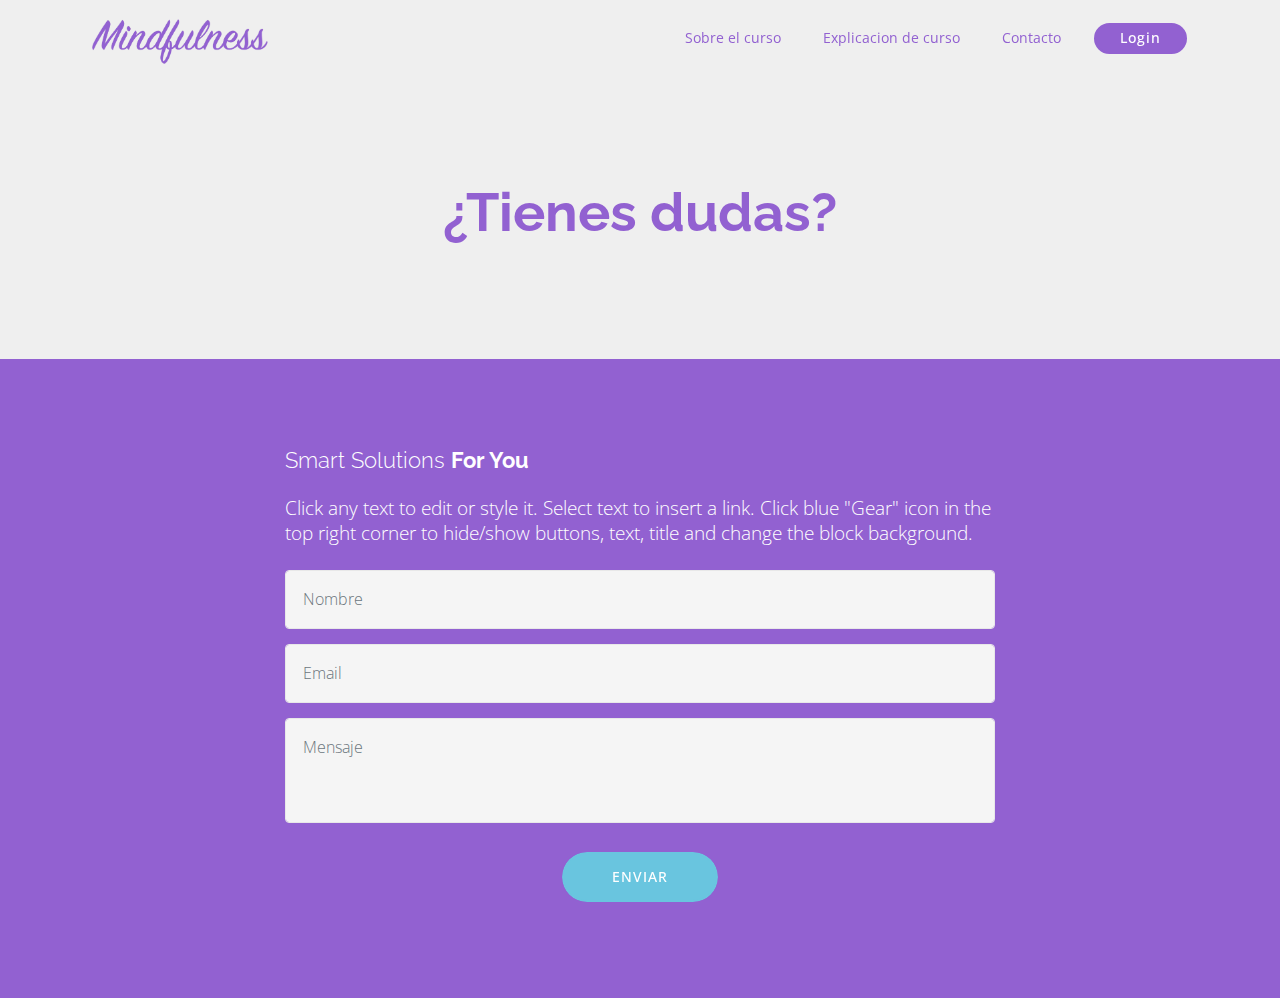
<file: page5.html>
<!DOCTYPE html>
<html >
<head>
  <!-- Site made with Mobirise Website Builder v4.6.5, https://mobirise.com -->
  <meta charset="UTF-8">
  <meta http-equiv="X-UA-Compatible" content="IE=edge">
  <meta name="generator" content="Mobirise v4.6.5, mobirise.com">
  <meta name="viewport" content="width=device-width, initial-scale=1, minimum-scale=1">
  <link rel="shortcut icon" href="assets/images/artboard-23-copy-2355x726.png" type="image/x-icon">
  <meta name="description" content="">
  <title>Contacto</title>
  <link rel="stylesheet" href="assets/web/assets/mobirise-icons/mobirise-icons.css">
  <link rel="stylesheet" href="assets/tether/tether.min.css">
  <link rel="stylesheet" href="assets/bootstrap/css/bootstrap.min.css">
  <link rel="stylesheet" href="assets/bootstrap/css/bootstrap-reboot.min.css">
  <link rel="stylesheet" href="assets/bootstrap/css/bootstrap-grid.min.css">
  <link rel="stylesheet" href="assets/soundcloud-plugin/style.css">
  <link rel="stylesheet" href="assets/dropdown/css/style.css">
  <link rel="stylesheet" href="assets/theme/css/style.css">
  <link rel="stylesheet" href="assets/mobirise/css/mbr-additional.css" type="text/css">
  
  
  
</head>
<body>
  <section class="menu cid-qLz3CJVXzw" once="menu" id="menu1-1d">

    

    <nav class="navbar navbar-dropdown beta-menu align-items-center navbar-fixed-top navbar-toggleable-sm bg-color transparent">
        
        <div class="menu-bottom">

            <div class="menu-logo">
                <div class="navbar-brand">
                <span class="navbar-logo">
                    <a href="index.html">
                        <img src="assets/images/artboard-23-copy-2355x726.png" alt="Mobirise" title="" style="height: 3.8rem;">
                    </a>
                </span>
                
                </div>
                <button class="navbar-toggler navbar-toggler-right" type="button" data-toggle="collapse" data-target="#navbarSupportedContent" aria-controls="navbarSupportedContent" aria-expanded="false" aria-label="Toggle navigation">
                    <div class="hamburger">
                        <span></span>
                        <span></span>
                        <span></span>
                        <span></span>
                    </div>
                </button>
            </div>
            <div class="collapse navbar-collapse" id="navbarSupportedContent">
                <ul class="navbar-nav nav-dropdown js-float-line" data-app-modern-menu="true"><li class="nav-item">
                        <a class="nav-link link mbr-white text-success display-4" href="index.html#header3-b">
                           
                            Sobre el curso</a>
                    </li>
                    <li class="nav-item">
                        <a class="nav-link link mbr-white text-success display-4" href="page1.html">Explicacion de curso</a>
                    </li><li class="nav-item"><a class="nav-link link mbr-white text-success display-4" href="page2.html">Contacto</a></li></ul>
                <div class="navbar-buttons mbr-section-btn"><a class="btn btn-sm btn-success display-4" href="page3.html">
                    
                        Login</a></div>
            </div>
        </div>
    </nav>
</section>

<section class="header3 cid-qLxRWVk6qg" id="header3-1c">

    

    

    <div class="container align-center">
        <div class="row justify-content-center">
            <div class="media-container-column mbr-white col-md-10">
                
                <h1 class="mbr-section-title mbr-bold pb-3 mbr-fonts-style display-1">
                    ¿Tienes dudas?</h1>
                
                
            </div>
        </div>
    </div>
    
</section>

<section class="mbr-section form3 cid-qLxRV6BSqI" id="form3-1b">

    

    
    <div class="container">
        <div class="media-container-row">
            <div class="col-md-10 col-lg-8 block-content">
                <div data-form-type="formoid">
                    <h2 class="mbr-fonts-style mb-4 display-2">Smart Solutions <strong>For You</strong></h2>
                    <h3 class="mbr-section-subtitle mbr-fonts-style mb-4 mbr-light display-5">
                        Click any text to edit or style it. Select text to insert a link. Click blue "Gear" icon in the top right corner to hide/show buttons, text, title and change the block background.
                    </h3>
                    <div data-form-alert="" hidden="">Thanks for filling out the form!</div>
                    <form class="block mbr-form" action="https://mobirise.com/" method="post" data-form-title="Mobirise Form"><input type="hidden" name="email" data-form-email="true" value="F0GCPhBKayFfcX3Xk0GgIAn0dfwR3JfKf8wVjn5EBKaDWOg8wHdkEokcywtu1WAwK/N8c1T/E5Oc2wqsDfUzwdAKVzETAhCx+5SmrzMW2fh0ErFD2MnIz5Rur0vpszlT" data-form-field="Email">
                        <div class="row">
                            <div class="col-md-12" data-for="name">
                                <input type="text" class="form-control input" name="name" data-form-field="Name" placeholder="Nombre" required="" id="name-form3-1b">
                            </div>
                            <div class="col-md-12" data-for="email">
                                <input type="text" class="form-control input" name="email" data-form-field="Email" placeholder="Email" required="" id="email-form3-1b">
                            </div>
                            <div class="col-md-12" data-for="message">
                                <textarea class="form-control input" name="message" rows="3" data-form-field="Message" placeholder="Mensaje" style="resize:none" id="message-form3-1b"></textarea>
                            </div>
                            <div class="input-group-btn col-md-12 mt-2"><button href="" type="submit" class="btn btn-primary btn-form btn-bgr display-4">ENVIAR</button></div>
                        </div>
                    </form>
                </div>
            </div>
        </div>
    </div>
</section>


  <script src="assets/web/assets/jquery/jquery.min.js"></script>
  <script src="assets/popper/popper.min.js"></script>
  <script src="assets/tether/tether.min.js"></script>
  <script src="assets/bootstrap/js/bootstrap.min.js"></script>
  <script src="assets/dropdown/js/script.min.js"></script>
  <script src="assets/touchswipe/jquery.touch-swipe.min.js"></script>
  <script src="assets/smoothscroll/smooth-scroll.js"></script>
  <script src="assets/theme/js/script.js"></script>
  <script src="assets/formoid/formoid.min.js"></script>
  
  
</body>
</html>
</file>
<file: assets/web/assets/mobirise-icons/mobirise-icons.css>
@font-face {
  font-family: 'MobiriseIcons';
  src:  url('mobirise-icons.eot?spat4u');
  src:  url('mobirise-icons.eot?spat4u#iefix') format('embedded-opentype'),
    url('mobirise-icons.ttf?spat4u') format('truetype'),
    url('mobirise-icons.woff?spat4u') format('woff'),
    url('mobirise-icons.svg?spat4u#MobiriseIcons') format('svg');
  font-weight: normal;
  font-style: normal;
}

[class^="mbri-"], [class*=" mbri-"] {
  /* use !important to prevent issues with browser extensions that change fonts */
  font-family: MobiriseIcons !important;
  speak: none;
  font-style: normal;
  font-weight: normal;
  font-variant: normal;
  text-transform: none;
  line-height: 1;

  /* Better Font Rendering =========== */
  -webkit-font-smoothing: antialiased;
  -moz-osx-font-smoothing: grayscale;
}

.mbri-add-submenu:before {
  content: "\e900";
}
.mbri-alert:before {
  content: "\e901";
}
.mbri-align-center:before {
  content: "\e902";
}
.mbri-align-justify:before {
  content: "\e903";
}
.mbri-align-left:before {
  content: "\e904";
}
.mbri-align-right:before {
  content: "\e905";
}
.mbri-android:before {
  content: "\e906";
}
.mbri-apple:before {
  content: "\e907";
}
.mbri-arrow-down:before {
  content: "\e908";
}
.mbri-arrow-next:before {
  content: "\e909";
}
.mbri-arrow-prev:before {
  content: "\e90a";
}
.mbri-arrow-up:before {
  content: "\e90b";
}
.mbri-bold:before {
  content: "\e90c";
}
.mbri-bookmark:before {
  content: "\e90d";
}
.mbri-bootstrap:before {
  content: "\e90e";
}
.mbri-briefcase:before {
  content: "\e90f";
}
.mbri-browse:before {
  content: "\e910";
}
.mbri-bulleted-list:before {
  content: "\e911";
}
.mbri-calendar:before {
  content: "\e912";
}
.mbri-camera:before {
  content: "\e913";
}
.mbri-cart-add:before {
  content: "\e914";
}
.mbri-cart-full:before {
  content: "\e915";
}
.mbri-cash:before {
  content: "\e916";
}
.mbri-change-style:before {
  content: "\e917";
}
.mbri-chat:before {
  content: "\e918";
}
.mbri-clock:before {
  content: "\e919";
}
.mbri-close:before {
  content: "\e91a";
}
.mbri-cloud:before {
  content: "\e91b";
}
.mbri-code:before {
  content: "\e91c";
}
.mbri-contact-form:before {
  content: "\e91d";
}
.mbri-credit-card:before {
  content: "\e91e";
}
.mbri-cursor-click:before {
  content: "\e91f";
}
.mbri-cust-feedback:before {
  content: "\e920";
}
.mbri-database:before {
  content: "\e921";
}
.mbri-delivery:before {
  content: "\e922";
}
.mbri-desktop:before {
  content: "\e923";
}
.mbri-devices:before {
  content: "\e924";
}
.mbri-down:before {
  content: "\e925";
}
.mbri-download:before {
  content: "\e989";
}
.mbri-drag-n-drop:before {
  content: "\e927";
}
.mbri-drag-n-drop2:before {
  content: "\e928";
}
.mbri-edit:before {
  content: "\e929";
}
.mbri-edit2:before {
  content: "\e92a";
}
.mbri-error:before {
  content: "\e92b";
}
.mbri-extension:before {
  content: "\e92c";
}
.mbri-features:before {
  content: "\e92d";
}
.mbri-file:before {
  content: "\e92e";
}
.mbri-flag:before {
  content: "\e92f";
}
.mbri-folder:before {
  content: "\e930";
}
.mbri-gift:before {
  content: "\e931";
}
.mbri-github:before {
  content: "\e932";
}
.mbri-globe:before {
  content: "\e933";
}
.mbri-globe-2:before {
  content: "\e934";
}
.mbri-growing-chart:before {
  content: "\e935";
}
.mbri-hearth:before {
  content: "\e936";
}
.mbri-help:before {
  content: "\e937";
}
.mbri-home:before {
  content: "\e938";
}
.mbri-hot-cup:before {
  content: "\e939";
}
.mbri-idea:before {
  content: "\e93a";
}
.mbri-image-gallery:before {
  content: "\e93b";
}
.mbri-image-slider:before {
  content: "\e93c";
}
.mbri-info:before {
  content: "\e93d";
}
.mbri-italic:before {
  content: "\e93e";
}
.mbri-key:before {
  content: "\e93f";
}
.mbri-laptop:before {
  content: "\e940";
}
.mbri-layers:before {
  content: "\e941";
}
.mbri-left-right:before {
  content: "\e942";
}
.mbri-left:before {
  content: "\e943";
}
.mbri-letter:before {
  content: "\e944";
}
.mbri-like:before {
  content: "\e945";
}
.mbri-link:before {
  content: "\e946";
}
.mbri-lock:before {
  content: "\e947";
}
.mbri-login:before {
  content: "\e948";
}
.mbri-logout:before {
  content: "\e949";
}
.mbri-magic-stick:before {
  content: "\e94a";
}
.mbri-map-pin:before {
  content: "\e94b";
}
.mbri-menu:before {
  content: "\e94c";
}
.mbri-mobile:before {
  content: "\e94d";
}
.mbri-mobile2:before {
  content: "\e94e";
}
.mbri-mobirise:before {
  content: "\e94f";
}
.mbri-more-horizontal:before {
  content: "\e950";
}
.mbri-more-vertical:before {
  content: "\e951";
}
.mbri-music:before {
  content: "\e952";
}
.mbri-new-file:before {
  content: "\e953";
}
.mbri-numbered-list:before {
  content: "\e954";
}
.mbri-opened-folder:before {
  content: "\e955";
}
.mbri-pages:before {
  content: "\e956";
}
.mbri-paper-plane:before {
  content: "\e957";
}
.mbri-paperclip:before {
  content: "\e958";
}
.mbri-photo:before {
  content: "\e959";
}
.mbri-photos:before {
  content: "\e95a";
}
.mbri-pin:before {
  content: "\e95b";
}
.mbri-play:before {
  content: "\e95c";
}
.mbri-plus:before {
  content: "\e95d";
}
.mbri-preview:before {
  content: "\e95e";
}
.mbri-print:before {
  content: "\e95f";
}
.mbri-protect:before {
  content: "\e960";
}
.mbri-question:before {
  content: "\e961";
}
.mbri-quote-left:before {
  content: "\e962";
}
.mbri-quote-right:before {
  content: "\e963";
}
.mbri-refresh:before {
  content: "\e964";
}
.mbri-responsive:before {
  content: "\e965";
}
.mbri-right:before {
  content: "\e966";
}
.mbri-rocket:before {
  content: "\e967";
}
.mbri-sad-face:before {
  content: "\e968";
}
.mbri-sale:before {
  content: "\e969";
}
.mbri-save:before {
  content: "\e96a";
}
.mbri-search:before {
  content: "\e96b";
}
.mbri-setting:before {
  content: "\e96c";
}
.mbri-setting2:before {
  content: "\e96d";
}
.mbri-setting3:before {
  content: "\e96e";
}
.mbri-share:before {
  content: "\e96f";
}
.mbri-shopping-bag:before {
  content: "\e970";
}
.mbri-shopping-basket:before {
  content: "\e971";
}
.mbri-shopping-cart:before {
  content: "\e972";
}
.mbri-sites:before {
  content: "\e973";
}
.mbri-smile-face:before {
  content: "\e974";
}
.mbri-speed:before {
  content: "\e975";
}
.mbri-star:before {
  content: "\e976";
}
.mbri-success:before {
  content: "\e977";
}
.mbri-sun:before {
  content: "\e978";
}
.mbri-sun2:before {
  content: "\e979";
}
.mbri-tablet:before {
  content: "\e97a";
}
.mbri-tablet-vertical:before {
  content: "\e97b";
}
.mbri-target:before {
  content: "\e97c";
}
.mbri-timer:before {
  content: "\e97d";
}
.mbri-to-ftp:before {
  content: "\e97e";
}
.mbri-to-local-drive:before {
  content: "\e97f";
}
.mbri-touch-swipe:before {
  content: "\e980";
}
.mbri-touch:before {
  content: "\e981";
}
.mbri-trash:before {
  content: "\e982";
}
.mbri-underline:before {
  content: "\e983";
}
.mbri-unlink:before {
  content: "\e984";
}
.mbri-unlock:before {
  content: "\e985";
}
.mbri-up-down:before {
  content: "\e986";
}
.mbri-up:before {
  content: "\e987";
}
.mbri-update:before {
  content: "\e988";
}
.mbri-upload:before {
 content: "\e926"; 
}
.mbri-user:before {
  content: "\e98a";
}
.mbri-user2:before {
  content: "\e98b";
}
.mbri-users:before {
  content: "\e98c";
}
.mbri-video:before {
  content: "\e98d";
}
.mbri-video-play:before {
  content: "\e98e";
}
.mbri-watch:before {
  content: "\e98f";
}
.mbri-website-theme:before {
  content: "\e990";
}
.mbri-wifi:before {
  content: "\e991";
}
.mbri-windows:before {
  content: "\e992";
}
.mbri-zoom-out:before {
  content: "\e993";
}
.mbri-redo:before {
  content: "\e994";
}
.mbri-undo:before {
  content: "\e995";
}
</file>
<file: assets/soundcloud-plugin/style.css>
.addons-container {
  position: relative;
  margin-left: auto;
  margin-right: auto;
  padding-right: 15px;
  padding-left: 15px; }
  @media (min-width: 576px) {
    .addons-container {
      padding-right: 15px;
      padding-left: 15px; } }
  @media (min-width: 768px) {
    .addons-container {
      padding-right: 15px;
      padding-left: 15px; } }
  @media (min-width: 992px) {
    .addons-container {
      padding-right: 15px;
      padding-left: 15px; } }
  @media (min-width: 1200px) {
    .addons-container {
      padding-right: 15px;
      padding-left: 15px; } }
  @media (min-width: 576px) {
    .addons-container {
      width: 540px;
      max-width: 100%; } }
  @media (min-width: 768px) {
    .addons-container {
      width: 720px;
      max-width: 100%; } }
  @media (min-width: 992px) {
    .addons-container {
      width: 960px;
      max-width: 100%; } }
  @media (min-width: 1200px) {
    .addons-container {
      width: 1140px;
      max-width: 100%; } }

.addons-container-inner{
    position: relative;
    width: 100%;
    min-height: 1px;
    padding-right: 15px;
    padding-left: 15px;
}
@media (min-width: 567px) {
    .addons-container-inner{
        -ms-flex: 0 0 66.666667%;
        flex: 0 0 66.666667%;
        max-width: 66.666667%;
    }
}
.addons-row{
    display: flex;
    justify-content:center;
}
</file>
<file: assets/dropdown/css/style.css>
.navbar-dropdown {
  left: 0;
  padding: 0;
  position: absolute;
  right: 0;
  top: 0;
  transition: all 0.45s ease;
  z-index: 1030;
  background: #282828; }
  .navbar-dropdown .navbar-logo {
    margin-right: 0.8rem;
    transition: margin 0.3s ease-in-out;
    vertical-align: middle; }
    .navbar-dropdown .navbar-logo img {
      height: 3.125rem;
      transition: all 0.3s ease-in-out; }
    .navbar-dropdown .navbar-logo.mbr-iconfont {
      font-size: 3.125rem;
      line-height: 3.125rem; }
  .navbar-dropdown .navbar-caption {
    font-weight: 700;
    white-space: normal;
    vertical-align: -4px;
    line-height: 3.125rem !important; }
    .navbar-dropdown .navbar-caption, .navbar-dropdown .navbar-caption:hover {
      color: inherit;
      text-decoration: none; }
  .navbar-dropdown .mbr-iconfont + .navbar-caption {
    vertical-align: -1px; }
  .navbar-dropdown.navbar-fixed-top {
    position: fixed; }
  .navbar-dropdown .navbar-brand span {
    vertical-align: -4px; }
  .navbar-dropdown.bg-color.transparent {
    background: none; }
  .navbar-dropdown.navbar-short .navbar-brand {
    padding: 0.625rem 0; }
    .navbar-dropdown.navbar-short .navbar-brand span {
      vertical-align: -1px; }
  .navbar-dropdown.navbar-short .navbar-caption {
    line-height: 2.375rem !important;
    vertical-align: -2px; }
  .navbar-dropdown.navbar-short .navbar-logo {
    margin-right: 0.5rem; }
    .navbar-dropdown.navbar-short .navbar-logo img {
      height: 2.375rem; }
    .navbar-dropdown.navbar-short .navbar-logo.mbr-iconfont {
      font-size: 2.375rem;
      line-height: 2.375rem; }
  .navbar-dropdown.navbar-short .mbr-table-cell {
    height: 3.625rem; }
  .navbar-dropdown .navbar-close {
    left: 0.6875rem;
    position: fixed;
    top: 0.75rem;
    z-index: 1000; }
  .navbar-dropdown .hamburger-icon {
    content: "";
    display: inline-block;
    vertical-align: middle;
    width: 16px;
    -webkit-box-shadow: 0 -6px 0 1px #282828,0 0 0 1px #282828,0 6px 0 1px #282828;
    -moz-box-shadow: 0 -6px 0 1px #282828,0 0 0 1px #282828,0 6px 0 1px #282828;
    box-shadow: 0 -6px 0 1px #282828,0 0 0 1px #282828,0 6px 0 1px #282828; }

.dropdown-menu .dropdown-toggle[data-toggle="dropdown-submenu"]::after {
  border-bottom: 0.35em solid transparent;
  border-left: 0.35em solid;
  border-right: 0;
  border-top: 0.35em solid transparent;
  margin-left: 0.3rem; }

.dropdown-menu .dropdown-item:focus {
  outline: 0; }

.nav-dropdown {
  font-size: 0.75rem;
  font-weight: 500;
  height: auto !important; }
  .nav-dropdown .nav-btn {
    padding-left: 1rem; }
  .nav-dropdown .link {
    margin: .667em 1.667em;
    font-weight: 500;
    padding: 0;
    transition: color .2s ease-in-out; }
    .nav-dropdown .link.dropdown-toggle {
      margin-right: 2.583em; }
      .nav-dropdown .link.dropdown-toggle::after {
        margin-left: .25rem;
        border-top: 0.35em solid;
        border-right: 0.35em solid transparent;
        border-left: 0.35em solid transparent;
        border-bottom: 0; }
      .nav-dropdown .link.dropdown-toggle[aria-expanded="true"] {
        margin: 0;
        padding: 0.667em 3.263em  0.667em 1.667em; }
  .nav-dropdown .link::after,
  .nav-dropdown .dropdown-item::after {
    color: inherit; }
  .nav-dropdown .btn {
    font-size: 0.75rem;
    font-weight: 700;
    letter-spacing: 0;
    margin-bottom: 0;
    padding-left: 1.25rem;
    padding-right: 1.25rem; }
  .nav-dropdown .dropdown-menu {
    border-radius: 0;
    border: 0;
    left: 0;
    margin: 0;
    padding-bottom: 1.25rem;
    padding-top: 1.25rem;
    position: relative; }
  .nav-dropdown .dropdown-submenu {
    margin-left: 0.125rem;
    top: 0; }
  .nav-dropdown .dropdown-item {
    font-size: 0.8125rem;
    font-weight: 500;
    line-height: 2;
    padding: 0.3846em 4.615em 0.3846em 1.5385em;
    position: relative;
    transition: color .2s ease-in-out, background-color .2s ease-in-out; }
    .nav-dropdown .dropdown-item::after {
      margin-top: -0.3077em;
      position: absolute;
      right: 1.1538em;
      top: 50%; }
    .nav-dropdown .dropdown-item:focus, .nav-dropdown .dropdown-item:hover {
      background: none; }

@media (max-width: 767px) {
  .nav-dropdown.navbar-toggleable-sm {
    bottom: 0;
    display: none;
    left: 0;
    overflow-x: hidden;
    position: fixed;
    top: 0;
    transform: translateX(-100%);
    -ms-transform: translateX(-100%);
    -webkit-transform: translateX(-100%);
    width: 18.75rem;
    z-index: 999; } }
.nav-dropdown.navbar-toggleable-xl {
  bottom: 0;
  display: none;
  left: 0;
  overflow-x: hidden;
  position: fixed;
  top: 0;
  transform: translateX(-100%);
  -ms-transform: translateX(-100%);
  -webkit-transform: translateX(-100%);
  width: 18.75rem;
  z-index: 999; }

.nav-dropdown-sm {
  display: block !important;
  overflow-x: hidden;
  overflow: auto;
  padding-top: 3.875rem; }
  .nav-dropdown-sm::after {
    content: "";
    display: block;
    height: 3rem;
    width: 100%; }
  .nav-dropdown-sm.collapse.in ~ .navbar-close {
    display: block !important; }
  .nav-dropdown-sm.collapsing, .nav-dropdown-sm.collapse.in {
    transform: translateX(0);
    -ms-transform: translateX(0);
    -webkit-transform: translateX(0);
    transition: all 0.25s ease-out;
    -webkit-transition: all 0.25s ease-out;
    background: #282828; }
  .nav-dropdown-sm.collapsing[aria-expanded="false"] {
    transform: translateX(-100%);
    -ms-transform: translateX(-100%);
    -webkit-transform: translateX(-100%); }
  .nav-dropdown-sm .nav-item {
    display: block;
    margin-left: 0 !important;
    padding-left: 0; }
  .nav-dropdown-sm .link,
  .nav-dropdown-sm .dropdown-item {
    border-top: 1px dotted rgba(255, 255, 255, 0.1);
    font-size: 0.8125rem;
    line-height: 1.6;
    margin: 0 !important;
    padding: 0.875rem 2.4rem 0.875rem 1.5625rem !important;
    position: relative;
    white-space: normal; }
    .nav-dropdown-sm .link:focus, .nav-dropdown-sm .link:hover,
    .nav-dropdown-sm .dropdown-item:focus,
    .nav-dropdown-sm .dropdown-item:hover {
      background: rgba(0, 0, 0, 0.2) !important;
      color: #c0a375; }
  .nav-dropdown-sm .nav-btn {
    position: relative;
    padding: 1.5625rem 1.5625rem 0 1.5625rem; }
    .nav-dropdown-sm .nav-btn::before {
      border-top: 1px dotted rgba(255, 255, 255, 0.1);
      content: "";
      left: 0;
      position: absolute;
      top: 0;
      width: 100%; }
    .nav-dropdown-sm .nav-btn + .nav-btn {
      padding-top: 0.625rem; }
      .nav-dropdown-sm .nav-btn + .nav-btn::before {
        display: none; }
  .nav-dropdown-sm .btn {
    padding: 0.625rem 0; }
  .nav-dropdown-sm .dropdown-toggle[data-toggle="dropdown-submenu"]::after {
    margin-left: .25rem;
    border-top: 0.35em solid;
    border-right: 0.35em solid transparent;
    border-left: 0.35em solid transparent;
    border-bottom: 0; }
  .nav-dropdown-sm .dropdown-toggle[data-toggle="dropdown-submenu"][aria-expanded="true"]::after {
    border-top: 0;
    border-right: 0.35em solid transparent;
    border-left: 0.35em solid transparent;
    border-bottom: 0.35em solid; }
  .nav-dropdown-sm .dropdown-menu {
    margin: 0;
    padding: 0;
    position: relative;
    top: 0;
    left: 0;
    width: 100%;
    border: 0;
    float: none;
    border-radius: 0;
    background: none; }
  .nav-dropdown-sm .dropdown-submenu {
    left: 100%;
    margin-left: 0.125rem;
    margin-top: -1.25rem;
    top: 0; }

.navbar-toggleable-sm .nav-dropdown .dropdown-menu {
  position: absolute; }

.navbar-toggleable-sm .nav-dropdown .dropdown-submenu {
  left: 100%;
  margin-left: 0.125rem;
  margin-top: -1.25rem;
  top: 0; }

.navbar-toggleable-sm.opened .nav-dropdown .dropdown-menu {
  position: relative; }

.navbar-toggleable-sm.opened .nav-dropdown .dropdown-submenu {
  left: 0;
  margin-left: 00rem;
  margin-top: 0rem;
  top: 0; }

.is-builder .nav-dropdown.collapsing {
  transition: none !important; }

/*# sourceMappingURL=style.css.map */
</file>
<file: assets/theme/css/style.css>
.engine {
	position: absolute;
	text-indent: -2400px;
	text-align: center;
	padding: 0;
	top: 0;
	left: -2400px;
}/*!
 * Mobirise v4 theme (https://mobirise.com/)
 * Copyright 2017 Mobirise
 */
section {
  background-color: #eeeeee; }

section,
.container,
.container-fluid {
  position: relative;
  word-wrap: break-word; }

a.mbr-iconfont:hover {
  text-decoration: none; }

.article .lead p, .article .lead ul, .article .lead ol, .article .lead pre, .article .lead blockquote {
  margin-bottom: 0; }

a {
  font-style: normal;
  font-weight: 400;
  cursor: pointer; }
  a, a:hover {
    text-decoration: none; }

figure {
  margin-bottom: 0; }

body {
  color: #232323; }

h1, h2, h3, h4, h5, h6,
.h1, .h2, .h3, .h4, .h5, .h6,
.display-1, .display-2, .display-3, .display-4 {
  line-height: 1;
  word-break: break-word;
  word-wrap: break-word; }

b, strong {
  font-weight: bold; }

blockquote {
  padding: 10px 0 10px 20px;
  position: relative;
  border-left: 2px solid;
  border-color: #ff3366; }

input:-webkit-autofill, input:-webkit-autofill:hover, input:-webkit-autofill:focus, input:-webkit-autofill:active {
  transition-delay: 9999s;
  transition-property: background-color, color; }

textarea[type="hidden"] {
  display: none; }

body {
  position: relative; }

section {
  background-position: 50% 50%;
  background-repeat: no-repeat;
  background-size: cover; }
  section .mbr-background-video,
  section .mbr-background-video-preview {
    position: absolute;
    bottom: 0;
    left: 0;
    right: 0;
    top: 0; }

.hidden {
  visibility: hidden; }

.mbr-z-index20 {
  z-index: 20; }

/*! Base colors */
.mbr-white {
  color: #ffffff; }

.mbr-black {
  color: #000000; }

.mbr-bg-white {
  background-color: #ffffff; }

.mbr-bg-black {
  background-color: #000000; }

/*! Text-aligns */
.align-left {
  text-align: left; }

.align-center {
  text-align: center; }

.align-right {
  text-align: right; }

@media (max-width: 767px) {
  .align-left, .align-center, .align-right, .mbr-section-btn, .mbr-section-title {
    text-align: center; } }
/*! Font-weight  */
.mbr-light {
  font-weight: 300; }

.mbr-regular {
  font-weight: 400; }

.mbr-semibold {
  font-weight: 500; }

.mbr-bold {
  font-weight: 700; }

/*! Media  */
.media-size-item {
  -webkit-flex: 1 1 auto;
  -moz-flex: 1 1 auto;
  -ms-flex: 1 1 auto;
  -o-flex: 1 1 auto;
  flex: 1 1 auto; }

.media-content {
  -webkit-flex-basis: 100%;
  flex-basis: 100%; }

.media-container-row {
  display: -ms-flexbox;
  display: -webkit-flex;
  display: flex;
  -webkit-flex-direction: row;
  -ms-flex-direction: row;
  flex-direction: row;
  -webkit-flex-wrap: wrap;
  -ms-flex-wrap: wrap;
  flex-wrap: wrap;
  -webkit-justify-content: center;
  -ms-flex-pack: center;
  justify-content: center;
  -webkit-align-content: center;
  -ms-flex-line-pack: center;
  align-content: center;
  -webkit-align-items: start;
  -ms-flex-align: start;
  align-items: start; }
  .media-container-row .media-size-item {
    width: 400px; }

.media-container-column {
  display: -ms-flexbox;
  display: -webkit-flex;
  display: flex;
  -webkit-flex-direction: column;
  -ms-flex-direction: column;
  flex-direction: column;
  -webkit-flex-wrap: wrap;
  -ms-flex-wrap: wrap;
  flex-wrap: wrap;
  -webkit-justify-content: center;
  -ms-flex-pack: center;
  justify-content: center;
  -webkit-align-content: center;
  -ms-flex-line-pack: center;
  align-content: center;
  -webkit-align-items: stretch;
  -ms-flex-align: stretch;
  align-items: stretch; }
  .media-container-column > * {
    width: 100%; }

@media (min-width: 992px) {
  .media-container-row {
    -webkit-flex-wrap: nowrap;
    -ms-flex-wrap: nowrap;
    flex-wrap: nowrap; } }
figure {
  overflow: hidden; }

figure[mbr-media-size] {
  transition: width 0.1s; }

.mbr-figure img, .mbr-figure iframe {
  display: block;
  width: 100%; }

.card {
  background-color: transparent;
  border: none; }

.card-img {
  text-align: center;
  flex-shrink: 0; }

.media {
  max-width: 100%;
  margin: 0 auto; }

.mbr-figure {
  -ms-flex-item-align: center;
  -ms-grid-row-align: center;
  -webkit-align-self: center;
  align-self: center; }

.media-container > div {
  max-width: 100%; }

.mbr-figure img, .card-img img {
  width: 100%; }

@media (max-width: 991px) {
  .media-size-item {
    width: auto !important; }

  .media {
    width: auto; }

  .mbr-figure {
    width: 100% !important; } }
/*! Buttons */
.mbr-section-btn {
  margin-left: -.25rem;
  margin-right: -.25rem;
  font-size: 0; }

nav .mbr-section-btn {
  margin-left: 0rem;
  margin-right: 0rem; }

/*! Btn icon margin */
.btn .mbr-iconfont, .btn.btn-sm .mbr-iconfont {
  cursor: pointer;
  margin-right: 0.5rem; }

.btn.btn-md .mbr-iconfont, .btn.btn-md .mbr-iconfont {
  margin-right: 0.8rem; }

.mbr-regular {
  font-weight: 400; }

.mbr-semibold {
  font-weight: 500; }

.mbr-bold {
  font-weight: 700; }

[type="submit"] {
  -webkit-appearance: none; }

/*! Full-screen */
.mbr-fullscreen .mbr-overlay {
  min-height: 100vh; }

.mbr-fullscreen {
  display: flex;
  display: -webkit-flex;
  display: -moz-flex;
  display: -ms-flex;
  display: -o-flex;
  align-items: center;
  -webkit-align-items: center;
  min-height: 100vh;
  padding-top: 3rem;
  padding-bottom: 3rem; }

/*! Map */
.map {
  height: 25rem;
  position: relative; }
  .map iframe {
    width: 100%;
    height: 100%; }

/* Form */
.form-asterisk {
  font-family: initial;
  position: absolute;
  top: -2px;
  font-weight: normal; }

/*! Scroll to top arrow */
.mbr-arrow-up {
  bottom: 25px;
  right: 90px;
  position: fixed;
  text-align: right;
  z-index: 5000;
  color: #ffffff;
  font-size: 32px;
  transform: rotate(180deg);
  -webkit-transform: rotate(180deg); }

.mbr-arrow-up a {
  background: rgba(0, 0, 0, 0.2);
  border-radius: 3px;
  color: #fff;
  display: inline-block;
  height: 60px;
  width: 60px;
  outline-style: none !important;
  position: relative;
  text-decoration: none;
  transition: all .3s ease-in-out;
  cursor: pointer;
  text-align: center; }
  .mbr-arrow-up a:hover {
    background-color: rgba(0, 0, 0, 0.4); }
  .mbr-arrow-up a i {
    line-height: 60px; }

.mbr-arrow-up-icon {
  display: block;
  color: #fff; }

.mbr-arrow-up-icon::before {
  content: "\203a";
  display: inline-block;
  font-family: serif;
  font-size: 32px;
  line-height: 1;
  font-style: normal;
  position: relative;
  top: 6px;
  left: -4px;
  -webkit-transform: rotate(-90deg);
  transform: rotate(-90deg); }

/*! Arrow Down */
.mbr-arrow {
  position: absolute;
  bottom: 45px;
  left: 50%;
  width: 60px;
  height: 60px;
  cursor: pointer;
  background-color: rgba(80, 80, 80, 0.5);
  border-radius: 50%;
  -webkit-transform: translateX(-50%);
  transform: translateX(-50%); }
  .mbr-arrow > a {
    display: inline-block;
    text-decoration: none;
    outline-style: none;
    -webkit-animation: arrowdown 1.7s ease-in-out infinite;
    animation: arrowdown 1.7s ease-in-out infinite; }
    .mbr-arrow > a > i {
      position: absolute;
      top: -2px;
      left: 15px;
      font-size: 2rem; }

@keyframes arrowdown {
  0% {
    transform: translateY(0px);
    -webkit-transform: translateY(0px); }
  50% {
    transform: translateY(-5px);
    -webkit-transform: translateY(-5px); }
  100% {
    transform: translateY(0px);
    -webkit-transform: translateY(0px); } }
@-webkit-keyframes arrowdown {
  0% {
    transform: translateY(0px);
    -webkit-transform: translateY(0px); }
  50% {
    transform: translateY(-5px);
    -webkit-transform: translateY(-5px); }
  100% {
    transform: translateY(0px);
    -webkit-transform: translateY(0px); } }
@media (max-width: 500px) {
  .mbr-arrow-up {
    left: 50%;
    right: auto;
    transform: translateX(-50%) rotate(180deg);
    -webkit-transform: translateX(-50%) rotate(180deg); } }
/*Gradients animation*/
@keyframes gradient-animation {
  from {
    background-position: 0% 100%;
    animation-timing-function: ease-in-out; }
  to {
    background-position: 100% 0%;
    animation-timing-function: ease-in-out; } }
@-webkit-keyframes gradient-animation {
  from {
    background-position: 0% 100%;
    animation-timing-function: ease-in-out; }
  to {
    background-position: 100% 0%;
    animation-timing-function: ease-in-out; } }
.bg-gradient {
  background-size: 200% 200%;
  animation: gradient-animation 5s infinite alternate;
  -webkit-animation: gradient-animation 5s infinite alternate; }

.menu .navbar-brand {
  display: -webkit-flex; }
  .menu .navbar-brand span {
    display: flex;
    display: -webkit-flex; }
  .menu .navbar-brand .navbar-caption-wrap {
    display: -webkit-flex; }
  .menu .navbar-brand .navbar-logo img {
    display: -webkit-flex; }
@media (min-width: 768px) and (max-width: 991px) {
  .menu .navbar-toggleable-sm .navbar-nav {
    display: -webkit-box;
    display: -webkit-flex;
    display: -ms-flexbox; } }
@media (min-width: 992px) {
  .menu .navbar-nav.nav-dropdown {
    display: -ms-flexbox;
    display: -webkit-flex; }
  .menu .navbar-toggleable-sm .navbar-collapse {
    display: -ms-flexbox !important;
    display: -webkit-flex !important; } }

/*# sourceMappingURL=style.css.map */
</file>
<file: assets/mobirise/css/mbr-additional.css>
@import url(https://fonts.googleapis.com/css?family=Raleway:100,100i,200,200i,300,300i,400,400i,500,500i,600,600i,700,700i,800,800i,900,900i);
@import url(https://fonts.googleapis.com/css?family=Open+Sans:300,300i,400,400i,600,600i,700,700i,800,800i);





body {
  font-family: Poppins;
  font-style: normal;
  line-height: 1.5;
}
.mbr-section-title {
  font-style: normal;
  line-height: 1.2;
}
.mbr-section-subtitle {
  line-height: 1.3;
}
.mbr-text {
  font-style: normal;
  line-height: 1.6;
}
.display-1 {
  font-family: 'Raleway', sans-serif;
  font-size: 3.4rem;
}
.display-2 {
  font-family: 'Raleway', sans-serif;
  font-size: 1.4rem;
}
.display-4 {
  font-family: 'Open Sans', sans-serif;
  font-size: 0.875rem;
}
.display-5 {
  font-family: 'Open Sans', sans-serif;
  font-size: 1.2rem;
}
.display-7 {
  font-family: 'Open Sans', sans-serif;
  font-size: 1rem;
}
/* ---- Fluid typography for mobile devices ---- */
/* 1.4 - font scale ratio ( bootstrap == 1.42857 ) */
/* 100vw - current viewport width */
/* (48 - 20)  48 == 48rem == 768px, 20 == 20rem == 320px(minimal supported viewport) */
/* 0.65 - min scale variable, may vary */
@media (max-width: 768px) {
  .display-1 {
    font-size: 2.72rem;
    font-size: calc( 1.8399999999999999rem + (3.4 - 1.8399999999999999) * ((100vw - 20rem) / (48 - 20)));
    line-height: calc( 1.4 * (1.8399999999999999rem + (3.4 - 1.8399999999999999) * ((100vw - 20rem) / (48 - 20))));
  }
  .display-2 {
    font-size: 1.12rem;
    font-size: calc( 1.14rem + (1.4 - 1.14) * ((100vw - 20rem) / (48 - 20)));
    line-height: calc( 1.4 * (1.14rem + (1.4 - 1.14) * ((100vw - 20rem) / (48 - 20))));
  }
  .display-4 {
    font-size: 0.7rem;
    font-size: calc( 0.95625rem + (0.875 - 0.95625) * ((100vw - 20rem) / (48 - 20)));
    line-height: calc( 1.4 * (0.95625rem + (0.875 - 0.95625) * ((100vw - 20rem) / (48 - 20))));
  }
  .display-5 {
    font-size: 0.96rem;
    font-size: calc( 1.07rem + (1.2 - 1.07) * ((100vw - 20rem) / (48 - 20)));
    line-height: calc( 1.4 * (1.07rem + (1.2 - 1.07) * ((100vw - 20rem) / (48 - 20))));
  }
}
/* Buttons */
.btn {
  font-weight: 500;
  border-width: 2px;
  font-style: normal;
  letter-spacing: 1px;
  margin: .4rem .8rem;
  white-space: normal;
  -webkit-transition: all 0.3s ease-in-out;
  -moz-transition: all 0.3s ease-in-out;
  transition: all 0.3s ease-in-out;
  padding: 1rem 3rem;
  border-radius: 3px;
  display: inline-flex;
  align-items: center;
  justify-content: center;
  word-break: break-word;
}
.btn .mbr-iconfont {
  font-size: 1.6rem;
}
.btn-sm {
  font-weight: 500;
  letter-spacing: 1px;
  -webkit-transition: all 0.3s ease-in-out;
  -moz-transition: all 0.3s ease-in-out;
  transition: all 0.3s ease-in-out;
  padding: 0.6rem 1.5rem;
  border-radius: 3px;
}
.btn-md {
  font-weight: 500;
  letter-spacing: 1px;
  margin: .4rem .8rem !important;
  -webkit-transition: all 0.3s ease-in-out;
  -moz-transition: all 0.3s ease-in-out;
  transition: all 0.3s ease-in-out;
  padding: 1rem 3rem;
  border-radius: 3px;
}
.btn-lg {
  font-weight: 500;
  letter-spacing: 1px;
  margin: .4rem .8rem !important;
  -webkit-transition: all 0.3s ease-in-out;
  -moz-transition: all 0.3s ease-in-out;
  transition: all 0.3s ease-in-out;
  padding: 1.2rem 3.2rem;
  border-radius: 3px;
}
.bg-primary {
  background-color: #69c5df !important;
}
.bg-success {
  background-color: #9261d1 !important;
}
.bg-info {
  background-color: #79cc62 !important;
}
.bg-warning {
  background-color: #ffffff !important;
}
.bg-danger {
  background-color: #284b59 !important;
}
.btn-primary,
.btn-primary:active,
.btn-primary.active {
  background-color: #69c5df !important;
  border-color: #69c5df !important;
  color: #ffffff !important;
}
.btn-primary:hover,
.btn-primary:focus,
.btn-primary.focus {
  color: #ffffff !important;
  background-color: #69c5df !important;
  border-color: #69c5df !important;
}
.btn-primary:before {
  background-color: #2cabcf !important;
}
.btn-primary.disabled,
.btn-primary:disabled {
  color: #ffffff !important;
  background-color: #2cabcf !important;
  border-color: #2cabcf !important;
}
.btn-secondary,
.btn-secondary:active,
.btn-secondary.active {
  background-color: #fb67ac !important;
  border-color: #fb67ac !important;
  color: #ffffff !important;
}
.btn-secondary:hover,
.btn-secondary:focus,
.btn-secondary.focus {
  color: #ffffff !important;
  background-color: #fb67ac !important;
  border-color: #fb67ac !important;
}
.btn-secondary:before {
  background-color: #f91c83 !important;
}
.btn-secondary.disabled,
.btn-secondary:disabled {
  color: #ffffff !important;
  background-color: #f91c83 !important;
  border-color: #f91c83 !important;
}
.btn-info,
.btn-info:active,
.btn-info.active {
  background-color: #79cc62 !important;
  border-color: #79cc62 !important;
  color: #ffffff !important;
}
.btn-info:hover,
.btn-info:focus,
.btn-info.focus {
  color: #ffffff !important;
  background-color: #79cc62 !important;
  border-color: #79cc62 !important;
}
.btn-info:before {
  background-color: #50aa37 !important;
}
.btn-info.disabled,
.btn-info:disabled {
  color: #ffffff !important;
  background-color: #50aa37 !important;
  border-color: #50aa37 !important;
}
.btn-success,
.btn-success:active,
.btn-success.active {
  background-color: #9261d1 !important;
  border-color: #9261d1 !important;
  color: #ffffff !important;
}
.btn-success:hover,
.btn-success:focus,
.btn-success.focus {
  color: #ffffff !important;
  background-color: #9261d1 !important;
  border-color: #9261d1 !important;
}
.btn-success:before {
  background-color: #6b34b2 !important;
}
.btn-success.disabled,
.btn-success:disabled {
  color: #ffffff !important;
  background-color: #6b34b2 !important;
  border-color: #6b34b2 !important;
}
.btn-warning,
.btn-warning:active,
.btn-warning.active {
  background-color: #ffffff !important;
  border-color: #ffffff !important;
  color: #808080 !important;
}
.btn-warning:hover,
.btn-warning:focus,
.btn-warning.focus {
  color: #808080 !important;
  background-color: #ffffff !important;
  border-color: #ffffff !important;
}
.btn-warning:before {
  background-color: #d9d9d9 !important;
}
.btn-warning.disabled,
.btn-warning:disabled {
  color: #808080 !important;
  background-color: #d9d9d9 !important;
  border-color: #d9d9d9 !important;
}
.btn-danger,
.btn-danger:active,
.btn-danger.active {
  background-color: #284b59 !important;
  border-color: #284b59 !important;
  color: #ffffff !important;
}
.btn-danger:hover,
.btn-danger:focus,
.btn-danger.focus {
  color: #ffffff !important;
  background-color: #284b59 !important;
  border-color: #284b59 !important;
}
.btn-danger:before {
  background-color: #101f24 !important;
}
.btn-danger.disabled,
.btn-danger:disabled {
  color: #ffffff !important;
  background-color: #101f24 !important;
  border-color: #101f24 !important;
}
.btn-white {
  color: #333333 !important;
}
.btn-white,
.btn-white:active,
.btn-white.active {
  background-color: #ffffff !important;
  border-color: #ffffff !important;
  color: #808080 !important;
}
.btn-white:hover,
.btn-white:focus,
.btn-white.focus {
  color: #808080 !important;
  background-color: #ffffff !important;
  border-color: #ffffff !important;
}
.btn-white:before {
  background-color: #d9d9d9 !important;
}
.btn-white.disabled,
.btn-white:disabled {
  color: #808080 !important;
  background-color: #d9d9d9 !important;
  border-color: #d9d9d9 !important;
}
.btn-black,
.btn-black:active,
.btn-black.active {
  background-color: #333333 !important;
  border-color: #333333 !important;
  color: #ffffff !important;
}
.btn-black:hover,
.btn-black:focus,
.btn-black.focus {
  color: #ffffff !important;
  background-color: #333333 !important;
  border-color: #333333 !important;
}
.btn-black:before {
  background-color: #0d0d0d !important;
}
.btn-black.disabled,
.btn-black:disabled {
  color: #ffffff !important;
  background-color: #0d0d0d !important;
  border-color: #0d0d0d !important;
}
.btn-primary-outline,
.btn-primary-outline:active,
.btn-primary-outline.active {
  background: none;
  border-color: #289aba;
  color: #289aba;
}
.btn-primary-outline:hover,
.btn-primary-outline:focus,
.btn-primary-outline.focus {
  color: #ffffff;
  border-color: #69c5df;
}
.btn-primary-outline:before {
  background-color: #69c5df;
}
.btn-primary-outline.disabled,
.btn-primary-outline:disabled {
  color: #ffffff !important;
  background-color: #69c5df !important;
  border-color: #69c5df !important;
}
.btn-secondary-outline,
.btn-secondary-outline:active,
.btn-secondary-outline.active {
  background: none;
  border-color: #f60676;
  color: #f60676;
}
.btn-secondary-outline:hover,
.btn-secondary-outline:focus,
.btn-secondary-outline.focus {
  color: #ffffff;
  border-color: #fb67ac;
}
.btn-secondary-outline:before {
  background-color: #fb67ac;
}
.btn-secondary-outline.disabled,
.btn-secondary-outline:disabled {
  color: #ffffff !important;
  background-color: #fb67ac !important;
  border-color: #fb67ac !important;
}
.btn-info-outline,
.btn-info-outline:active,
.btn-info-outline.active {
  background: none;
  border-color: #479731;
  color: #479731;
}
.btn-info-outline:hover,
.btn-info-outline:focus,
.btn-info-outline.focus {
  color: #ffffff;
  border-color: #79cc62;
}
.btn-info-outline:before {
  background-color: #79cc62;
}
.btn-info-outline.disabled,
.btn-info-outline:disabled {
  color: #ffffff !important;
  background-color: #79cc62 !important;
  border-color: #79cc62 !important;
}
.btn-success-outline,
.btn-success-outline:active,
.btn-success-outline.active {
  background: none;
  border-color: #5f2e9e;
  color: #5f2e9e;
}
.btn-success-outline:hover,
.btn-success-outline:focus,
.btn-success-outline.focus {
  color: #ffffff;
  border-color: #9261d1;
}
.btn-success-outline:before {
  background-color: #9261d1;
}
.btn-success-outline.disabled,
.btn-success-outline:disabled {
  color: #ffffff !important;
  background-color: #9261d1 !important;
  border-color: #9261d1 !important;
}
.btn-warning-outline,
.btn-warning-outline:active,
.btn-warning-outline.active {
  background: none;
  border-color: #ffffff;
  color: #ffffff;
}
.btn-warning-outline:hover,
.btn-warning-outline:focus,
.btn-warning-outline.focus {
  color: #808080;
  border-color: #ffffff;
}
.btn-warning-outline:before {
  background-color: #ffffff;
}
.btn-warning-outline.disabled,
.btn-warning-outline:disabled {
  color: #ffffff !important;
  background-color: #ffffff !important;
  border-color: #ffffff !important;
}
.btn-danger-outline,
.btn-danger-outline:active,
.btn-danger-outline.active {
  background: none;
  border-color: #081013;
  color: #081013;
}
.btn-danger-outline:hover,
.btn-danger-outline:focus,
.btn-danger-outline.focus {
  color: #ffffff;
  border-color: #284b59;
}
.btn-danger-outline:before {
  background-color: #284b59;
}
.btn-danger-outline.disabled,
.btn-danger-outline:disabled {
  color: #ffffff !important;
  background-color: #284b59 !important;
  border-color: #284b59 !important;
}
.btn-black-outline,
.btn-black-outline:active,
.btn-black-outline.active {
  background: none;
  border-color: #000000;
  color: #000000;
}
.btn-black-outline:hover,
.btn-black-outline:focus,
.btn-black-outline.focus {
  color: #ffffff;
  border-color: #333333;
}
.btn-black-outline:before {
  background-color: #333333;
}
.btn-black-outline.disabled,
.btn-black-outline:disabled {
  color: #ffffff !important;
  background-color: #333333 !important;
  border-color: #333333 !important;
}
.btn-white-outline,
.btn-white-outline:active,
.btn-white-outline.active {
  background: none;
  border-color: #ffffff;
  color: #ffffff;
}
.btn-white-outline:hover,
.btn-white-outline:focus,
.btn-white-outline.focus {
  color: #333333;
  border-color: #ffffff;
}
.btn-white-outline:before {
  background-color: #ffffff;
}
.btn-bgr {
  position: relative;
  transition: border 0.3s ease-in-out, color 0.5s;
  -webkit-mask-image: -webkit-radial-gradient(circle, white, black);
}
.btn-bgr span {
  position: relative;
  z-index: 12;
}
.btn-bgr:before {
  content: ' ';
  position: absolute;
  top: -2px;
  left: -2px;
  right: 105%;
  bottom: -2px;
  transition: right 0.3s ease-in-out;
  z-index: -1;
  border-radius: 100px;
}
.btn-bgr:hover:before {
  right: -2px;
}
.btn-underline {
  cursor: pointer;
  display: inline-block;
  position: relative;
  transition: color 0.2s ease-out;
}
.btn-underline:before {
  content: '';
  position: absolute;
  bottom: -3px;
  left: 0;
  width: 0;
  height: 2px;
  background-color: #69c5df;
  -webkit-transition: width 0.2s ease-out;
  -moz-transition: width 0.2s ease-out;
  transition: width 0.2s ease-out;
}
.btn-underline:hover:before {
  width: 100%;
}
.text-primary {
  color: #69c5df !important;
}
.text-secondary {
  color: #fb67ac !important;
}
.text-success {
  color: #9261d1 !important;
}
.text-info {
  color: #79cc62 !important;
}
.text-warning {
  color: #ffffff !important;
}
.text-danger {
  color: #284b59 !important;
}
.text-white {
  color: #ffffff !important;
}
.text-black {
  color: #000000 !important;
}
a.text-primary:hover,
a.text-primary:focus {
  color: #289aba !important;
}
a.text-secondary:hover,
a.text-secondary:focus {
  color: #f60676 !important;
}
a.text-success:hover,
a.text-success:focus {
  color: #5f2e9e !important;
}
a.text-info:hover,
a.text-info:focus {
  color: #479731 !important;
}
a.text-warning:hover,
a.text-warning:focus {
  color: #cccccc !important;
}
a.text-danger:hover,
a.text-danger:focus {
  color: #081013 !important;
}
a.text-white:hover,
a.text-white:focus {
  color: #b3b3b3 !important;
}
a.text-black:hover,
a.text-black:focus {
  color: #4d4d4d !important;
}
.alert-success {
  background-color: #70c770;
}
.alert-info {
  background-color: #79cc62;
}
.alert-warning {
  background-color: #ffffff;
}
.alert-danger {
  background-color: #284b59;
}
.mbr-section-btn a.btn:not(.btn-form) {
  border-radius: 100px;
}
.mbr-section-btn a.btn:not(.btn-form):hover,
.mbr-section-btn a.btn:not(.btn-form):focus {
  box-shadow: 0 10px 40px 0 rgba(0, 0, 0, 0.2) !important;
}
.mbr-gallery-filter li a {
  border-radius: 100px !important;
}
.mbr-gallery-filter li.active .btn {
  background-color: #69c5df;
  border-color: #69c5df;
  color: #ffffff;
}
.mbr-gallery-filter li.active .btn:focus {
  box-shadow: none;
}
.nav-tabs .nav-link {
  border-radius: 100px !important;
}
.btn-form {
  border-radius: 0;
}
.btn-form:hover {
  cursor: pointer;
}
a,
a:hover {
  color: #69c5df;
}
.mbr-plan-header.bg-primary .mbr-plan-subtitle,
.mbr-plan-header.bg-primary .mbr-plan-price-desc {
  color: #ffffff;
}
.mbr-plan-header.bg-success .mbr-plan-subtitle,
.mbr-plan-header.bg-success .mbr-plan-price-desc {
  color: #ffffff;
}
.mbr-plan-header.bg-info .mbr-plan-subtitle,
.mbr-plan-header.bg-info .mbr-plan-price-desc {
  color: #fcfefc;
}
.mbr-plan-header.bg-warning .mbr-plan-subtitle,
.mbr-plan-header.bg-warning .mbr-plan-price-desc {
  color: #ffffff;
}
.mbr-plan-header.bg-danger .mbr-plan-subtitle,
.mbr-plan-header.bg-danger .mbr-plan-price-desc {
  color: #5095b0;
}
/* Scroll to top button*/
.scrollToTop_wraper {
  opacity: 0 !important;
}
#scrollToTop a i:before {
  content: '';
  position: absolute;
  height: 40%;
  top: 25%;
  background: #fff;
  width: 2px;
  left: calc(50% - 1px);
}
#scrollToTop a i:after {
  content: '';
  position: absolute;
  display: block;
  border-top: 2px solid #fff;
  border-right: 2px solid #fff;
  width: 40%;
  height: 40%;
  left: 30%;
  bottom: 30%;
  transform: rotate(135deg);
}
/* Others*/
.note-check a[data-value=Rubik] {
  font-style: normal;
}
.mbr-arrow a {
  color: #ffffff;
}
@media (max-width: 767px) {
  .mbr-arrow {
    display: none;
  }
}
.form-control-label {
  position: relative;
  cursor: pointer;
  margin-bottom: .357em;
  padding: 0;
}
.alert {
  color: #ffffff;
  border-radius: 0;
  border: 0;
  font-size: .875rem;
  line-height: 1.5;
  margin-bottom: 1.875rem;
  padding: 1.25rem;
  position: relative;
}
.alert.alert-form::after {
  background-color: inherit;
  bottom: -7px;
  content: "";
  display: block;
  height: 14px;
  left: 50%;
  margin-left: -7px;
  position: absolute;
  transform: rotate(45deg);
  width: 14px;
}
.form-control {
  background-color: #f5f5f5;
  box-shadow: none;
  color: #565656;
  font-family: 'Open Sans', sans-serif;
  font-size: 1rem;
  font-weight: 300;
  line-height: 1.43;
  min-height: 3.5em;
  padding: 1.07em .5em;
}
.form-control > .mbr-iconfont {
  font-size: 1.6rem;
}
.form-control,
.form-control:focus {
  border: 1px solid #e8e8e8;
}
.form-active .form-control:invalid {
  border-color: red;
}
.mbr-overlay {
  background-color: #000;
  bottom: 0;
  left: 0;
  opacity: .5;
  position: absolute;
  right: 0;
  top: 0;
  z-index: 0;
}
blockquote {
  font-style: italic;
  padding: 10px 0 10px 20px;
  font-size: 1.09rem;
  position: relative;
  border-color: #69c5df;
  border-width: 3px;
}
ul,
ol,
pre,
blockquote {
  margin-bottom: 2.3125rem;
}
pre {
  background: #f4f4f4;
  padding: 10px 24px;
  white-space: pre-wrap;
}
.inactive {
  -webkit-user-select: none;
  -moz-user-select: none;
  -ms-user-select: none;
  user-select: none;
  pointer-events: none;
  -webkit-user-drag: none;
  user-drag: none;
}
.mbr-section__comments .row {
  justify-content: center;
}
/* Forms */
.mbr-form .btn {
  margin: .4rem 0;
}
.mbr-form .input-group-btn a.btn {
  border-radius: 100px !important;
}
.mbr-form .input-group-btn a.btn:hover {
  box-shadow: 0 10px 40px 0 rgba(0, 0, 0, 0.2);
}
.mbr-form .input-group-btn button[type="submit"] {
  border-radius: 100px !important;
  padding: 1rem 3rem;
}
.mbr-form .input-group-btn button[type="submit"]:hover {
  box-shadow: 0 10px 40px 0 rgba(0, 0, 0, 0.2);
}
.form2 .form-control {
  border-top-left-radius: 100px;
  border-bottom-left-radius: 100px;
}
.form2 .input-group-btn a.btn {
  border-top-left-radius: 0 !important;
  border-bottom-left-radius: 0 !important;
}
.form2 .input-group-btn button[type="submit"] {
  border-top-left-radius: 0 !important;
  border-bottom-left-radius: 0 !important;
}
.form3 input[type="email"] {
  border-radius: 100px !important;
}
@media (max-width: 349px) {
  .form2 input[type="email"] {
    border-radius: 100px !important;
  }
  .form2 .input-group-btn a.btn {
    border-radius: 100px !important;
  }
  .form2 .input-group-btn button[type="submit"] {
    border-radius: 100px !important;
  }
}
@media (max-width: 767px) {
  .btn {
    font-size: .75rem !important;
  }
  .btn .mbr-iconfont {
    font-size: 1rem !important;
  }
}
/* Social block */
.btn-social {
  font-size: 20px;
  border-radius: 50%;
  padding: 0;
  width: 44px;
  height: 44px;
  line-height: 44px;
  text-align: center;
  position: relative;
  border: 2px solid #c0a375;
  border-color: #69c5df;
  color: #232323;
  cursor: pointer;
}
.btn-social i {
  top: 0;
  line-height: 44px;
  width: 44px;
}
.btn-social:hover {
  color: #fff;
  background: #69c5df;
}
.btn-social + .btn {
  margin-left: .1rem;
}
/* Footer */
.mbr-footer-content li::before,
.mbr-footer .mbr-contacts li::before {
  background: #69c5df;
}
.mbr-footer-content li a:hover,
.mbr-footer .mbr-contacts li a:hover {
  color: #69c5df;
}
.footer3 input[type="email"],
.footer4 input[type="email"] {
  border-radius: 100px !important;
}
.footer3 .input-group-btn a.btn,
.footer4 .input-group-btn a.btn {
  border-radius: 100px !important;
}
.footer3 .input-group-btn button[type="submit"],
.footer4 .input-group-btn button[type="submit"] {
  border-radius: 100px !important;
}
/* Headers*/
.header13 .form-inline input[type="email"],
.header14 .form-inline input[type="email"] {
  border-radius: 100px;
}
.header13 .form-inline input[type="text"],
.header14 .form-inline input[type="text"] {
  border-radius: 100px;
}
.header13 .form-inline input[type="tel"],
.header14 .form-inline input[type="tel"] {
  border-radius: 100px;
}
.header13 .form-inline a.btn,
.header14 .form-inline a.btn {
  border-radius: 100px;
}
.header13 .form-inline button,
.header14 .form-inline button {
  border-radius: 100px !important;
}
/* Content */
.content11 .counter-container div .counter {
  background: #69c5df;
}
.content11 .counter-container div .counter {
  border-radius: 50%;
}
/*Menu*/
.display-1 > .mbr-iconfont {
  font-size: 5.44rem;
}
.display-2 > .mbr-iconfont {
  font-size: 2.24rem;
}
.display-4 > .mbr-iconfont {
  font-size: 1.4rem;
}
.display-5 > .mbr-iconfont {
  font-size: 1.92rem;
}
.display-7 > .mbr-iconfont {
  font-size: 1.6rem;
}
.display-7 {
  font-weight: 300;
}
.carousel-item.active,
.carousel-item-next,
.carousel-item-prev {
  display: -webkit-box;
  display: -webkit-flex;
  display: -ms-flexbox;
  display: flex;
}
.note-air-layout .dropup .dropdown-menu,
.note-air-layout .navbar-fixed-bottom .dropdown .dropdown-menu {
  bottom: initial !important;
}
html,
body {
  height: auto;
  min-height: 100vh;
}
.dropup .dropdown-toggle::after {
  display: none;
}
.cid-qLa9ewVRYL .navbar {
  padding: .5rem 0;
  background: #ffffff;
  transition: none;
  min-height: 77px;
}
@media (min-width: 992px) {
  .cid-qLa9ewVRYL .navbar .dropdown .dropdown-menu .dropdown-item {
    padding: 0.235em 2.5385em 0.235em 3.5385em !important;
    margin: 0 !important;
  }
}
.cid-qLa9ewVRYL .menu-logo {
  display: flex;
  position: relative;
  align-items: center;
  margin-right: auto;
}
.cid-qLa9ewVRYL .menu-logo .navbar-brand {
  display: flex;
  margin-left: 5rem;
  padding: 0.5rem 0;
  transition: padding .2s;
  min-height: 3.8rem;
  align-items: center;
}
.cid-qLa9ewVRYL .menu-logo .navbar-brand .navbar-caption-wrap {
  display: flex;
  -webkit-align-items: center;
  align-items: center;
  word-break: break-word;
  min-width: 7rem;
  margin: .3rem 0;
}
.cid-qLa9ewVRYL .menu-logo .navbar-brand .navbar-caption-wrap .navbar-caption {
  line-height: 1.2rem !important;
  padding-right: 2rem;
}
.cid-qLa9ewVRYL .menu-logo .navbar-brand .navbar-logo {
  font-size: 4rem;
  transition: font-size 0.25s;
}
.cid-qLa9ewVRYL .menu-logo .navbar-brand .navbar-logo img {
  display: flex;
}
.cid-qLa9ewVRYL .menu-logo .navbar-brand .navbar-logo .mbr-iconfont {
  transition: font-size 0.25s;
}
.cid-qLa9ewVRYL .navbar-dropdown.bg-color.transparent.opened {
  background: #ffffff;
}
.cid-qLa9ewVRYL a {
  font-style: normal;
}
.cid-qLa9ewVRYL .nav-item span {
  padding-right: 0.4em;
  line-height: 0.5em;
  vertical-align: text-bottom;
  position: relative;
  top: -0.2em;
  text-decoration: none;
}
.cid-qLa9ewVRYL .nav-item a {
  padding: 0.4rem 0 !important;
}
.cid-qLa9ewVRYL .dropdown-item:before {
  font-family: MobiriseIcons !important;
  content: '\e966';
  display: inline-block;
  width: 0;
  position: absolute;
  left: 1rem;
  top: 0.5rem;
  margin-right: 0.5rem;
  line-height: 1;
  font-size: inherit;
  vertical-align: middle;
  text-align: center;
  overflow: hidden;
  transform: scale(0, 1);
  -webkit-transition: all 0.25s ease-in-out;
  -moz-transition: all 0.25s ease-in-out;
  transition: all 0.25s ease-in-out;
}
.cid-qLa9ewVRYL .dropdown-item:hover:before {
  transform: scale(1, 1);
  width: 16px;
}
.cid-qLa9ewVRYL .content-text {
  margin-bottom: 0;
}
.cid-qLa9ewVRYL .navbar-nav {
  position: relative;
  min-height: 60px;
  -ms-flex-direction: row;
  flex-direction: row;
}
@media (min-width: 992px) {
  .cid-qLa9ewVRYL .navbar-nav .main-menu-animated-line {
    position: absolute;
    left: 0;
    width: 0;
    height: 0;
    z-index: 100;
    border-top: 4px solid #69c5df;
    -webkit-transition: width 0.4s, left 0.6s cubic-bezier(0.19, 0.65, 0.02, 0.93);
    -moz-transition: width 0.4s, left 0.6s cubic-bezier(0.19, 0.65, 0.02, 0.93);
    transition: width 0.4s, left 0.6s cubic-bezier(0.19, 0.65, 0.02, 0.93);
  }
  .cid-qLa9ewVRYL .navbar-nav .main-menu-animated-line.bottom {
    bottom: 0;
  }
  .cid-qLa9ewVRYL .navbar-nav .nav-item a {
    margin: 0 1.3rem !important;
  }
}
@media (max-width: 991px) {
  .cid-qLa9ewVRYL .navbar-nav .nav-item a {
    margin: 0!important;
  }
}
.cid-qLa9ewVRYL .navbar-nav .nav-item span {
  padding-right: 0;
}
.cid-qLa9ewVRYL .display-4 > .mbr-iconfont {
  font-size: 1.43em;
}
.cid-qLa9ewVRYL .display-4 > .btn > .mbr-iconfont {
  font-size: 1.43em;
}
.cid-qLa9ewVRYL .nav-dropdown .dropdown-item {
  font-weight: 400;
}
.cid-qLa9ewVRYL .navbar-buttons.mbr-section-btn {
  display: flex;
  align-items: center;
  justify-content: center;
}
.cid-qLa9ewVRYL .nav-dropdown .link {
  font-weight: 400;
}
.cid-qLa9ewVRYL .menu .navbar-brand .logo-text-part {
  vertical-align: top;
}
.cid-qLa9ewVRYL .menu-content-top .row {
  display: flex;
  align-items: center;
  justify-content: center;
}
.cid-qLa9ewVRYL .menu-content-top .row p {
  padding: 0.5rem 0;
}
.cid-qLa9ewVRYL .menu-content-top .row a {
  padding: 0.5rem 0;
}
.cid-qLa9ewVRYL .content-right-side {
  text-align: center;
}
.cid-qLa9ewVRYL .menu-content-top {
  display: none;
  overflow: hidden;
  transition: height 0.3s ease-in-out;
}
.cid-qLa9ewVRYL .content-right-side .content-link {
  margin-left: 2rem;
}
.cid-qLa9ewVRYL .content-right-side .content-link span {
  vertical-align: middle;
  padding-right: 1rem;
}
@media (min-width: 992px) {
  .cid-qLa9ewVRYL .navbar .menu-content-top {
    display: block;
  }
  .cid-qLa9ewVRYL .menu-content-top .row {
    justify-content: space-between;
    flex-wrap: nowrap;
  }
  .cid-qLa9ewVRYL .content-right-side {
    align-items: center;
    justify-content: flex-end;
    flex-basis: 70%;
    flex-shrink: 0;
    text-align: right;
    flex-wrap: wrap;
    display: flex;
  }
  .cid-qLa9ewVRYL .menu-content-top {
    border-bottom: 1px solid #e0e0e0;
  }
  .cid-qLa9ewVRYL .menu-bottom {
    display: flex;
  }
  .cid-qLa9ewVRYL .navbar {
    display: block;
    padding: 0;
  }
  .cid-qLa9ewVRYL .navbar .menu-logo {
    margin-right: auto;
    display: flex;
    align-items: center;
  }
  .cid-qLa9ewVRYL .navbar.navbar-toggleable-sm .navbar-collapse .navbar-nav .nav-item {
    -webkit-align-self: initial;
    align-self: auto;
    display: flex;
    align-items: center;
    z-index: 101;
    min-height: 76px;
  }
  .cid-qLa9ewVRYL .navbar-toggler {
    display: none;
  }
}
.cid-qLa9ewVRYL .navbar-short .menu-content-top {
  height: 0;
  border: none;
}
.cid-qLa9ewVRYL .btn {
  padding: 0.4rem 1.5rem;
  display: inline-flex;
  align-items: center;
}
.cid-qLa9ewVRYL .btn .mbr-iconfont {
  font-size: 1.2em;
}
.cid-qLa9ewVRYL .navbar-toggleable-sm .navbar-collapse {
  justify-content: flex-end;
  -webkit-justify-content: flex-end;
  padding-right: 5rem;
  width: auto;
}
.cid-qLa9ewVRYL .navbar-toggleable-sm .navbar-collapse .navbar-nav {
  flex-wrap: wrap;
  -webkit-flex-wrap: wrap;
  padding-left: 0;
}
.cid-qLa9ewVRYL .navbar-toggleable-sm .navbar-collapse .navbar-nav .nav-item {
  -webkit-align-self: center;
  align-self: center;
}
.cid-qLa9ewVRYL .navbar-toggleable-sm .navbar-collapse .navbar-buttons {
  padding-left: 0;
  padding-bottom: 0;
}
.cid-qLa9ewVRYL .dropdown .dropdown-menu {
  background: #ffffff;
  display: none;
  position: absolute;
  min-width: 5rem;
  padding-top: 1.4rem;
  padding-bottom: 1.4rem;
  text-align: left;
}
.cid-qLa9ewVRYL .dropdown .dropdown-menu .dropdown-item {
  -webkit-transition: all 0.25s ease-in-out;
  -moz-transition: all 0.25s ease-in-out;
  transition: all 0.25s ease-in-out;
}
.cid-qLa9ewVRYL .dropdown .dropdown-menu .dropdown-item::after {
  right: 1rem;
}
.cid-qLa9ewVRYL .dropdown .dropdown-menu .dropdown-item:hover .mbr-iconfont:before {
  transform: scale(0, 1);
}
.cid-qLa9ewVRYL .dropdown .dropdown-menu .dropdown-item .mbr-iconfont {
  margin-left: -1.8rem;
  padding-right: 1rem;
  font-size: inherit;
}
.cid-qLa9ewVRYL .dropdown .dropdown-menu .dropdown-item .mbr-iconfont:before {
  display: inline-block;
  transform: scale(1, 1);
  -webkit-transition: all 0.25s ease-in-out;
  -moz-transition: all 0.25s ease-in-out;
  transition: all 0.25s ease-in-out;
}
.cid-qLa9ewVRYL .dropdown .dropdown-menu .dropdown-submenu {
  margin: 0;
}
.cid-qLa9ewVRYL .dropdown.open > .dropdown-menu {
  display: block;
}
.cid-qLa9ewVRYL .navbar-toggleable-sm.opened:after {
  position: absolute;
  width: 100vw;
  height: 100vh;
  content: '';
  background-color: rgba(0, 0, 0, 0.1);
  left: 0;
  bottom: 0;
  transform: translateY(100%);
  -webkit-transform: translateY(100%);
  z-index: 1000;
}
.cid-qLa9ewVRYL .navbar.navbar-short {
  min-height: 60px;
  transition: all .2s;
}
.cid-qLa9ewVRYL .navbar.navbar-short .navbar-logo a {
  font-size: 2.5rem !important;
  line-height: 2.5rem;
  transition: font-size 0.25s;
}
.cid-qLa9ewVRYL .navbar.navbar-short .navbar-logo a .mbr-iconfont {
  font-size: 2.5rem !important;
}
.cid-qLa9ewVRYL .navbar.navbar-short .navbar-logo a img {
  height: 3rem !important;
}
.cid-qLa9ewVRYL .navbar.navbar-short .navbar-brand {
  min-height: 3rem;
}
.cid-qLa9ewVRYL button.navbar-toggler {
  width: 31px;
  height: 18px;
  cursor: pointer;
  transition: all .2s;
}
.cid-qLa9ewVRYL button.navbar-toggler:focus {
  outline: none;
}
.cid-qLa9ewVRYL button.navbar-toggler .hamburger span {
  position: absolute;
  right: 0;
  width: 30px;
  height: 2px;
  border-right: 5px;
  background-color: #ffffff;
}
.cid-qLa9ewVRYL button.navbar-toggler .hamburger span:nth-child(1) {
  top: 0;
  transition: all .2s;
}
.cid-qLa9ewVRYL button.navbar-toggler .hamburger span:nth-child(2) {
  top: 8px;
  transition: all .15s;
}
.cid-qLa9ewVRYL button.navbar-toggler .hamburger span:nth-child(3) {
  top: 8px;
  transition: all .15s;
}
.cid-qLa9ewVRYL button.navbar-toggler .hamburger span:nth-child(4) {
  top: 16px;
  transition: all .2s;
}
.cid-qLa9ewVRYL nav.opened .hamburger span:nth-child(1) {
  top: 8px;
  width: 0;
  opacity: 0;
  right: 50%;
  transition: all .2s;
}
.cid-qLa9ewVRYL nav.opened .hamburger span:nth-child(2) {
  -webkit-transform: rotate(45deg);
  transform: rotate(45deg);
  transition: all .25s;
}
.cid-qLa9ewVRYL nav.opened .hamburger span:nth-child(3) {
  -webkit-transform: rotate(-45deg);
  transform: rotate(-45deg);
  transition: all .25s;
}
.cid-qLa9ewVRYL nav.opened .hamburger span:nth-child(4) {
  top: 8px;
  width: 0;
  opacity: 0;
  right: 50%;
  transition: all .2s;
}
.cid-qLa9ewVRYL .collapsed.navbar {
  flex-direction: column;
}
.cid-qLa9ewVRYL .collapsed .menu-bottom {
  flex-direction: column;
  justify-content: center;
  align-items: center;
}
.cid-qLa9ewVRYL .collapsed .menu-logo {
  margin-right: 0;
}
.cid-qLa9ewVRYL .collapsed .btn {
  display: flex;
}
.cid-qLa9ewVRYL .collapsed .navbar-collapse {
  display: none !important;
  padding-right: 0 !important;
}
.cid-qLa9ewVRYL .collapsed .navbar-collapse.collapsing,
.cid-qLa9ewVRYL .collapsed .navbar-collapse.show {
  display: block !important;
}
.cid-qLa9ewVRYL .collapsed .navbar-collapse.collapsing .navbar-nav,
.cid-qLa9ewVRYL .collapsed .navbar-collapse.show .navbar-nav {
  display: block;
  text-align: center;
}
.cid-qLa9ewVRYL .collapsed .navbar-collapse.collapsing .navbar-nav .nav-item,
.cid-qLa9ewVRYL .collapsed .navbar-collapse.show .navbar-nav .nav-item {
  clear: both;
}
.cid-qLa9ewVRYL .collapsed .navbar-collapse.collapsing .navbar-buttons,
.cid-qLa9ewVRYL .collapsed .navbar-collapse.show .navbar-buttons {
  text-align: center;
}
.cid-qLa9ewVRYL .collapsed .navbar-collapse.collapsing .navbar-buttons:last-child,
.cid-qLa9ewVRYL .collapsed .navbar-collapse.show .navbar-buttons:last-child {
  margin-bottom: 1rem;
}
.cid-qLa9ewVRYL .collapsed button.navbar-toggler {
  display: block;
  align-self: center;
}
.cid-qLa9ewVRYL .collapsed .navbar-brand {
  margin-left: 1rem !important;
  margin-top: .5rem;
}
.cid-qLa9ewVRYL .collapsed .navbar-toggleable-sm {
  flex-direction: column;
  -webkit-flex-direction: column;
}
.cid-qLa9ewVRYL .collapsed .dropdown .dropdown-menu {
  width: 100%;
  text-align: center;
  position: relative;
  opacity: 0;
  display: block;
  height: 0;
  visibility: hidden;
  padding: 0;
  transition-duration: .25s;
  transition-property: opacity,padding,height;
}
.cid-qLa9ewVRYL .collapsed .dropdown.open > .dropdown-menu {
  position: relative;
  opacity: 1;
  height: auto;
  padding: 1.4rem 0;
  visibility: visible;
}
.cid-qLa9ewVRYL .collapsed .dropdown .dropdown-submenu {
  left: 0;
  text-align: center;
  width: 100%;
}
.cid-qLa9ewVRYL .collapsed .dropdown .dropdown-toggle[data-toggle="dropdown-submenu"]::after {
  margin-top: 0;
  position: inherit;
  right: 0;
  top: 50%;
  display: inline-block;
  width: 0;
  height: 0;
  margin-left: .3em;
  vertical-align: middle;
  content: "";
  border-top: .30em solid;
  border-right: .30em solid transparent;
  border-left: .30em solid transparent;
}
.cid-qLa9ewVRYL .collapsed .dropdown-item:before {
  display: none;
}
@media (max-width: 991px) {
  .cid-qLa9ewVRYL .dropdown-item {
    padding: 0.235em 0!important;
    margin: 0!important;
    -webkit-transition: all 0.25s ease-in-out;
    -moz-transition: all 0.25s ease-in-out;
  }
  .cid-qLa9ewVRYL .dropdown-item:before {
    display: none;
  }
  .cid-qLa9ewVRYL .menu-logo {
    margin-right: 0;
  }
  .cid-qLa9ewVRYL img {
    height: 3.8rem !important;
  }
  .cid-qLa9ewVRYL .btn {
    display: flex;
  }
  .cid-qLa9ewVRYL button.navbar-toggler {
    display: block;
  }
  .cid-qLa9ewVRYL .navbar-brand {
    margin-left: 1rem !important;
    margin-top: .5rem;
  }
  .cid-qLa9ewVRYL .navbar-toggleable-sm {
    flex-direction: column;
    -webkit-flex-direction: column;
  }
  .cid-qLa9ewVRYL .navbar-collapse {
    display: none !important;
    padding-right: 0 !important;
  }
  .cid-qLa9ewVRYL .navbar-collapse.collapsing,
  .cid-qLa9ewVRYL .navbar-collapse.show {
    display: block !important;
  }
  .cid-qLa9ewVRYL .navbar-collapse.collapsing .navbar-nav,
  .cid-qLa9ewVRYL .navbar-collapse.show .navbar-nav {
    display: block;
    text-align: center;
  }
  .cid-qLa9ewVRYL .navbar-collapse.collapsing .navbar-nav .nav-item,
  .cid-qLa9ewVRYL .navbar-collapse.show .navbar-nav .nav-item {
    clear: both;
  }
  .cid-qLa9ewVRYL .navbar-collapse.collapsing .navbar-buttons,
  .cid-qLa9ewVRYL .navbar-collapse.show .navbar-buttons {
    text-align: center;
  }
  .cid-qLa9ewVRYL .navbar-collapse.collapsing .navbar-buttons:last-child,
  .cid-qLa9ewVRYL .navbar-collapse.show .navbar-buttons:last-child {
    margin-bottom: 1rem;
  }
  .cid-qLa9ewVRYL .dropdown .dropdown-menu {
    width: 100%;
    text-align: center;
    position: relative;
    opacity: 0;
    display: block;
    height: 0;
    visibility: hidden;
    padding: 0;
    transition-duration: .5s;
    transition-property: opacity,padding,height;
  }
  .cid-qLa9ewVRYL .dropdown.open > .dropdown-menu {
    position: relative;
    opacity: 1;
    height: auto;
    padding: 1.4rem 0;
    visibility: visible;
  }
  .cid-qLa9ewVRYL .dropdown .dropdown-submenu {
    left: 0;
    text-align: center;
    width: 100%;
  }
  .cid-qLa9ewVRYL .dropdown .dropdown-toggle[data-toggle="dropdown-submenu"]::after {
    margin-top: 0;
    position: inherit;
    right: 0;
    top: 50%;
    display: inline-block;
    width: 0;
    height: 0;
    margin-left: .3em;
    vertical-align: middle;
    content: "";
    border-top: .30em solid;
    border-right: .30em solid transparent;
    border-left: .30em solid transparent;
  }
}
.cid-qLa9ewVRYL .navbar-dropdown {
  flex-wrap: nowrap;
}
.cid-qLa9ewVRYL .navbar-collapse {
  -ms-flex-preferred-size: auto;
  flex-basis: auto;
}
.cid-qLa9ewVRYL .nav-link:focus {
  outline: none;
}
.cid-qLa9ewVRYL .navbar-toggler {
  position: relative;
}
.cid-qLa9ewVRYL .dropdown-item.active,
.cid-qLa9ewVRYL .dropdown-item:active {
  background-color: #ffffff;
  color: auto;
}
.cid-qLa9ewVRYL .nav-link:hover,
.cid-qLa9ewVRYL .dropdown-item:hover {
  color: #4284df;
}
.cid-qLa9mgLyZj {
  padding-top: 180px;
  padding-bottom: 135px;
  background-image: url("../../../assets/images/title-2-1920x615.png");
}
.cid-qLa9mgLyZj .media-container-column .btn-bgr {
  z-index: 0;
}
.cid-qLa9mgLyZj .mbr-overlay {
  background: linear-gradient(#d6173f -10%, #00113e 75%);
}
.cid-qLa9mgLyZj H1 {
  color: #9261d1;
}
.cid-qLa9mgLyZj .mbr-text,
.cid-qLa9mgLyZj .mbr-section-btn {
  color: #9261d1;
}
.cid-qLaq9hZ5pD {
  padding-top: 0px;
  padding-bottom: 135px;
  background-image: url("../../../assets/images/secc-isabelmain3-1-1920x833.png");
}
.cid-qLaq9hZ5pD .media-container-column .btn-bgr {
  z-index: 0;
}
.cid-qLaq9hZ5pD .mbr-overlay {
  background: linear-gradient(#d6173f -10%, #00113e 75%);
}
.cid-qLakfa2UAS {
  padding-top: 45px;
  padding-bottom: 0px;
  background-color: #ffffff;
}
.cid-qLakfa2UAS .block-text {
  color: #284b59;
}
.cid-qLanVKJU1D {
  padding-top: 45px;
  padding-bottom: 45px;
  background: #ffffff;
}
.cid-qLanVKJU1D .images-container.container-fluid {
  padding: 0;
}
.cid-qLanVKJU1D .media-container-row {
  margin: 0 auto;
  align-items: center;
}
.cid-qLanVKJU1D .media-container-row .img-item {
  display: flex;
  flex-direction: column;
  justify-content: center;
  position: relative;
  width: 100%;
  z-index: 1;
}
.cid-qLanVKJU1D .media-container-row .img-item img {
  width: 100%;
}
.cid-qLanVKJU1D .media-container-row .img-item .img-caption {
  background: #ffffff;
  z-index: 2;
  padding: 1rem 1rem;
  word-break: break-word;
  position: absolute;
  left: 0;
  bottom: 0;
  right: 0;
}
.cid-qLanVKJU1D .media-container-row .img-item .img-caption p {
  margin-bottom: 0;
}
.cid-qLanVKJU1D .media-container-row .img-item.item1 {
  padding: 0 2rem 0 0;
}
.cid-qLanVKJU1D .media-container-row .img-item.item1 .img-caption {
  right: 2rem;
}
@media (max-width: 992px) {
  .cid-qLanVKJU1D .img-item {
    width: 100% !important;
  }
  .cid-qLanVKJU1D .img-item.item1 {
    width: 100%;
    flex-basis: initial !important;
    padding: 0 0 2rem 0 !important;
  }
}
@media screen and (-ms-high-contrast: active), (-ms-high-contrast: none) {
  .cid-qLanVKJU1D .media-container-row .img-item {
    flex-direction: row;
  }
}
.cid-qLamWUW4n6 {
  padding-top: 15px;
  padding-bottom: 15px;
  background-color: #ffffff;
}
.cid-qLamWUW4n6 .block-text {
  color: #284b59;
}
.cid-qLan9q0Y6o {
  padding-top: 15px;
  padding-bottom: 75px;
  background-color: #ffffff;
}
.cid-qLan9q0Y6o .block-text {
  color: #284b59;
}
.cid-qLaozGleXP {
  padding-top: 105px;
  padding-bottom: 45px;
  background-color: #69c5df;
}
@media (max-width: 767px) {
  .cid-qLaozGleXP .content {
    text-align: center;
  }
  .cid-qLaozGleXP .content > div:not(:last-child) {
    margin-bottom: 2rem;
  }
}
.cid-qLaozGleXP .img-logo img {
  height: 6rem;
}
.cid-qLaozGleXP .block .form-control {
  padding: 1.07em 1.07em;
}
.cid-qLaozGleXP .input {
  margin-bottom: 1rem;
}
.cid-qLaozGleXP [type="email"] {
  font-size: .75rem;
  margin-bottom: 5px;
  text-align: center;
  min-width: 150px;
}
.cid-qLaozGleXP .input-group-btn {
  display: inline-block;
}
.cid-qLaozGleXP .input-group-btn a.btn {
  margin: 0 !important;
}
.cid-qLaozGleXP .input-group {
  -webkit-flex-wrap: wrap;
  flex-wrap: wrap;
  justify-content: center;
}
.cid-qLaozGleXP [type="submit"] {
  padding: .75rem 1.5625rem !important;
  text-transform: none;
}
.cid-qLaozGleXP .social-list {
  padding-left: 0;
  margin-bottom: 0;
  list-style: none;
  display: flex;
  flex-wrap: wrap;
}
.cid-qLaozGleXP .social-list .mbr-iconfont-social {
  font-size: 1.3rem;
  color: #fff;
}
.cid-qLaozGleXP .social-list .soc-item {
  margin: 0 .5rem;
}
.cid-qLaozGleXP .social-list a {
  margin: 0;
  opacity: .5;
  -webkit-transition: .2s linear;
  transition: .2s linear;
}
.cid-qLaozGleXP .social-list a:hover {
  opacity: 1;
}
@media (max-width: 767px) {
  .cid-qLaozGleXP .social-list {
    justify-content: center;
    -webkit-justify-content: center;
  }
}
@media (max-width: 767px) {
  .cid-qLaozGleXP .footer-lower .copyright {
    margin-bottom: 1rem;
    text-align: center;
  }
}
.cid-qLaozGleXP .footer-lower hr {
  margin: 1rem 0;
  border-color: #fff;
  opacity: .05;
}
.cid-qLaozGleXP form .input-group input.form-control,
.cid-qLaozGleXP form .input-group-btn .btn {
  border-top-right-radius: 3px;
  border-bottom-right-radius: 3px;
  border-top-left-radius: 3px;
  border-bottom-left-radius: 3px;
}
.cid-qLxEx1chIW .navbar {
  padding: .5rem 0;
  background: #ffffff;
  transition: none;
  min-height: 77px;
}
@media (min-width: 992px) {
  .cid-qLxEx1chIW .navbar .dropdown .dropdown-menu .dropdown-item {
    padding: 0.235em 2.5385em 0.235em 3.5385em !important;
    margin: 0 !important;
  }
}
.cid-qLxEx1chIW .menu-logo {
  display: flex;
  position: relative;
  align-items: center;
  margin-right: auto;
}
.cid-qLxEx1chIW .menu-logo .navbar-brand {
  display: flex;
  margin-left: 5rem;
  padding: 0.5rem 0;
  transition: padding .2s;
  min-height: 3.8rem;
  align-items: center;
}
.cid-qLxEx1chIW .menu-logo .navbar-brand .navbar-caption-wrap {
  display: flex;
  -webkit-align-items: center;
  align-items: center;
  word-break: break-word;
  min-width: 7rem;
  margin: .3rem 0;
}
.cid-qLxEx1chIW .menu-logo .navbar-brand .navbar-caption-wrap .navbar-caption {
  line-height: 1.2rem !important;
  padding-right: 2rem;
}
.cid-qLxEx1chIW .menu-logo .navbar-brand .navbar-logo {
  font-size: 4rem;
  transition: font-size 0.25s;
}
.cid-qLxEx1chIW .menu-logo .navbar-brand .navbar-logo img {
  display: flex;
}
.cid-qLxEx1chIW .menu-logo .navbar-brand .navbar-logo .mbr-iconfont {
  transition: font-size 0.25s;
}
.cid-qLxEx1chIW .navbar-dropdown.bg-color.transparent.opened {
  background: #ffffff;
}
.cid-qLxEx1chIW a {
  font-style: normal;
}
.cid-qLxEx1chIW .nav-item span {
  padding-right: 0.4em;
  line-height: 0.5em;
  vertical-align: text-bottom;
  position: relative;
  top: -0.2em;
  text-decoration: none;
}
.cid-qLxEx1chIW .nav-item a {
  padding: 0.4rem 0 !important;
}
.cid-qLxEx1chIW .dropdown-item:before {
  font-family: MobiriseIcons !important;
  content: '\e966';
  display: inline-block;
  width: 0;
  position: absolute;
  left: 1rem;
  top: 0.5rem;
  margin-right: 0.5rem;
  line-height: 1;
  font-size: inherit;
  vertical-align: middle;
  text-align: center;
  overflow: hidden;
  transform: scale(0, 1);
  -webkit-transition: all 0.25s ease-in-out;
  -moz-transition: all 0.25s ease-in-out;
  transition: all 0.25s ease-in-out;
}
.cid-qLxEx1chIW .dropdown-item:hover:before {
  transform: scale(1, 1);
  width: 16px;
}
.cid-qLxEx1chIW .content-text {
  margin-bottom: 0;
}
.cid-qLxEx1chIW .navbar-nav {
  position: relative;
  min-height: 60px;
  -ms-flex-direction: row;
  flex-direction: row;
}
@media (min-width: 992px) {
  .cid-qLxEx1chIW .navbar-nav .main-menu-animated-line {
    position: absolute;
    left: 0;
    width: 0;
    height: 0;
    z-index: 100;
    border-top: 4px solid #69c5df;
    -webkit-transition: width 0.4s, left 0.6s cubic-bezier(0.19, 0.65, 0.02, 0.93);
    -moz-transition: width 0.4s, left 0.6s cubic-bezier(0.19, 0.65, 0.02, 0.93);
    transition: width 0.4s, left 0.6s cubic-bezier(0.19, 0.65, 0.02, 0.93);
  }
  .cid-qLxEx1chIW .navbar-nav .main-menu-animated-line.bottom {
    bottom: 0;
  }
  .cid-qLxEx1chIW .navbar-nav .nav-item a {
    margin: 0 1.3rem !important;
  }
}
@media (max-width: 991px) {
  .cid-qLxEx1chIW .navbar-nav .nav-item a {
    margin: 0!important;
  }
}
.cid-qLxEx1chIW .navbar-nav .nav-item span {
  padding-right: 0;
}
.cid-qLxEx1chIW .display-4 > .mbr-iconfont {
  font-size: 1.43em;
}
.cid-qLxEx1chIW .display-4 > .btn > .mbr-iconfont {
  font-size: 1.43em;
}
.cid-qLxEx1chIW .nav-dropdown .dropdown-item {
  font-weight: 400;
}
.cid-qLxEx1chIW .navbar-buttons.mbr-section-btn {
  display: flex;
  align-items: center;
  justify-content: center;
}
.cid-qLxEx1chIW .nav-dropdown .link {
  font-weight: 400;
}
.cid-qLxEx1chIW .menu .navbar-brand .logo-text-part {
  vertical-align: top;
}
.cid-qLxEx1chIW .menu-content-top .row {
  display: flex;
  align-items: center;
  justify-content: center;
}
.cid-qLxEx1chIW .menu-content-top .row p {
  padding: 0.5rem 0;
}
.cid-qLxEx1chIW .menu-content-top .row a {
  padding: 0.5rem 0;
}
.cid-qLxEx1chIW .content-right-side {
  text-align: center;
}
.cid-qLxEx1chIW .menu-content-top {
  display: none;
  overflow: hidden;
  transition: height 0.3s ease-in-out;
}
.cid-qLxEx1chIW .content-right-side .content-link {
  margin-left: 2rem;
}
.cid-qLxEx1chIW .content-right-side .content-link span {
  vertical-align: middle;
  padding-right: 1rem;
}
@media (min-width: 992px) {
  .cid-qLxEx1chIW .navbar .menu-content-top {
    display: block;
  }
  .cid-qLxEx1chIW .menu-content-top .row {
    justify-content: space-between;
    flex-wrap: nowrap;
  }
  .cid-qLxEx1chIW .content-right-side {
    align-items: center;
    justify-content: flex-end;
    flex-basis: 70%;
    flex-shrink: 0;
    text-align: right;
    flex-wrap: wrap;
    display: flex;
  }
  .cid-qLxEx1chIW .menu-content-top {
    border-bottom: 1px solid #e0e0e0;
  }
  .cid-qLxEx1chIW .menu-bottom {
    display: flex;
  }
  .cid-qLxEx1chIW .navbar {
    display: block;
    padding: 0;
  }
  .cid-qLxEx1chIW .navbar .menu-logo {
    margin-right: auto;
    display: flex;
    align-items: center;
  }
  .cid-qLxEx1chIW .navbar.navbar-toggleable-sm .navbar-collapse .navbar-nav .nav-item {
    -webkit-align-self: initial;
    align-self: auto;
    display: flex;
    align-items: center;
    z-index: 101;
    min-height: 76px;
  }
  .cid-qLxEx1chIW .navbar-toggler {
    display: none;
  }
}
.cid-qLxEx1chIW .navbar-short .menu-content-top {
  height: 0;
  border: none;
}
.cid-qLxEx1chIW .btn {
  padding: 0.4rem 1.5rem;
  display: inline-flex;
  align-items: center;
}
.cid-qLxEx1chIW .btn .mbr-iconfont {
  font-size: 1.2em;
}
.cid-qLxEx1chIW .navbar-toggleable-sm .navbar-collapse {
  justify-content: flex-end;
  -webkit-justify-content: flex-end;
  padding-right: 5rem;
  width: auto;
}
.cid-qLxEx1chIW .navbar-toggleable-sm .navbar-collapse .navbar-nav {
  flex-wrap: wrap;
  -webkit-flex-wrap: wrap;
  padding-left: 0;
}
.cid-qLxEx1chIW .navbar-toggleable-sm .navbar-collapse .navbar-nav .nav-item {
  -webkit-align-self: center;
  align-self: center;
}
.cid-qLxEx1chIW .navbar-toggleable-sm .navbar-collapse .navbar-buttons {
  padding-left: 0;
  padding-bottom: 0;
}
.cid-qLxEx1chIW .dropdown .dropdown-menu {
  background: #ffffff;
  display: none;
  position: absolute;
  min-width: 5rem;
  padding-top: 1.4rem;
  padding-bottom: 1.4rem;
  text-align: left;
}
.cid-qLxEx1chIW .dropdown .dropdown-menu .dropdown-item {
  -webkit-transition: all 0.25s ease-in-out;
  -moz-transition: all 0.25s ease-in-out;
  transition: all 0.25s ease-in-out;
}
.cid-qLxEx1chIW .dropdown .dropdown-menu .dropdown-item::after {
  right: 1rem;
}
.cid-qLxEx1chIW .dropdown .dropdown-menu .dropdown-item:hover .mbr-iconfont:before {
  transform: scale(0, 1);
}
.cid-qLxEx1chIW .dropdown .dropdown-menu .dropdown-item .mbr-iconfont {
  margin-left: -1.8rem;
  padding-right: 1rem;
  font-size: inherit;
}
.cid-qLxEx1chIW .dropdown .dropdown-menu .dropdown-item .mbr-iconfont:before {
  display: inline-block;
  transform: scale(1, 1);
  -webkit-transition: all 0.25s ease-in-out;
  -moz-transition: all 0.25s ease-in-out;
  transition: all 0.25s ease-in-out;
}
.cid-qLxEx1chIW .dropdown .dropdown-menu .dropdown-submenu {
  margin: 0;
}
.cid-qLxEx1chIW .dropdown.open > .dropdown-menu {
  display: block;
}
.cid-qLxEx1chIW .navbar-toggleable-sm.opened:after {
  position: absolute;
  width: 100vw;
  height: 100vh;
  content: '';
  background-color: rgba(0, 0, 0, 0.1);
  left: 0;
  bottom: 0;
  transform: translateY(100%);
  -webkit-transform: translateY(100%);
  z-index: 1000;
}
.cid-qLxEx1chIW .navbar.navbar-short {
  min-height: 60px;
  transition: all .2s;
}
.cid-qLxEx1chIW .navbar.navbar-short .navbar-logo a {
  font-size: 2.5rem !important;
  line-height: 2.5rem;
  transition: font-size 0.25s;
}
.cid-qLxEx1chIW .navbar.navbar-short .navbar-logo a .mbr-iconfont {
  font-size: 2.5rem !important;
}
.cid-qLxEx1chIW .navbar.navbar-short .navbar-logo a img {
  height: 3rem !important;
}
.cid-qLxEx1chIW .navbar.navbar-short .navbar-brand {
  min-height: 3rem;
}
.cid-qLxEx1chIW button.navbar-toggler {
  width: 31px;
  height: 18px;
  cursor: pointer;
  transition: all .2s;
}
.cid-qLxEx1chIW button.navbar-toggler:focus {
  outline: none;
}
.cid-qLxEx1chIW button.navbar-toggler .hamburger span {
  position: absolute;
  right: 0;
  width: 30px;
  height: 2px;
  border-right: 5px;
  background-color: #ffffff;
}
.cid-qLxEx1chIW button.navbar-toggler .hamburger span:nth-child(1) {
  top: 0;
  transition: all .2s;
}
.cid-qLxEx1chIW button.navbar-toggler .hamburger span:nth-child(2) {
  top: 8px;
  transition: all .15s;
}
.cid-qLxEx1chIW button.navbar-toggler .hamburger span:nth-child(3) {
  top: 8px;
  transition: all .15s;
}
.cid-qLxEx1chIW button.navbar-toggler .hamburger span:nth-child(4) {
  top: 16px;
  transition: all .2s;
}
.cid-qLxEx1chIW nav.opened .hamburger span:nth-child(1) {
  top: 8px;
  width: 0;
  opacity: 0;
  right: 50%;
  transition: all .2s;
}
.cid-qLxEx1chIW nav.opened .hamburger span:nth-child(2) {
  -webkit-transform: rotate(45deg);
  transform: rotate(45deg);
  transition: all .25s;
}
.cid-qLxEx1chIW nav.opened .hamburger span:nth-child(3) {
  -webkit-transform: rotate(-45deg);
  transform: rotate(-45deg);
  transition: all .25s;
}
.cid-qLxEx1chIW nav.opened .hamburger span:nth-child(4) {
  top: 8px;
  width: 0;
  opacity: 0;
  right: 50%;
  transition: all .2s;
}
.cid-qLxEx1chIW .collapsed.navbar {
  flex-direction: column;
}
.cid-qLxEx1chIW .collapsed .menu-bottom {
  flex-direction: column;
  justify-content: center;
  align-items: center;
}
.cid-qLxEx1chIW .collapsed .menu-logo {
  margin-right: 0;
}
.cid-qLxEx1chIW .collapsed .btn {
  display: flex;
}
.cid-qLxEx1chIW .collapsed .navbar-collapse {
  display: none !important;
  padding-right: 0 !important;
}
.cid-qLxEx1chIW .collapsed .navbar-collapse.collapsing,
.cid-qLxEx1chIW .collapsed .navbar-collapse.show {
  display: block !important;
}
.cid-qLxEx1chIW .collapsed .navbar-collapse.collapsing .navbar-nav,
.cid-qLxEx1chIW .collapsed .navbar-collapse.show .navbar-nav {
  display: block;
  text-align: center;
}
.cid-qLxEx1chIW .collapsed .navbar-collapse.collapsing .navbar-nav .nav-item,
.cid-qLxEx1chIW .collapsed .navbar-collapse.show .navbar-nav .nav-item {
  clear: both;
}
.cid-qLxEx1chIW .collapsed .navbar-collapse.collapsing .navbar-buttons,
.cid-qLxEx1chIW .collapsed .navbar-collapse.show .navbar-buttons {
  text-align: center;
}
.cid-qLxEx1chIW .collapsed .navbar-collapse.collapsing .navbar-buttons:last-child,
.cid-qLxEx1chIW .collapsed .navbar-collapse.show .navbar-buttons:last-child {
  margin-bottom: 1rem;
}
.cid-qLxEx1chIW .collapsed button.navbar-toggler {
  display: block;
  align-self: center;
}
.cid-qLxEx1chIW .collapsed .navbar-brand {
  margin-left: 1rem !important;
  margin-top: .5rem;
}
.cid-qLxEx1chIW .collapsed .navbar-toggleable-sm {
  flex-direction: column;
  -webkit-flex-direction: column;
}
.cid-qLxEx1chIW .collapsed .dropdown .dropdown-menu {
  width: 100%;
  text-align: center;
  position: relative;
  opacity: 0;
  display: block;
  height: 0;
  visibility: hidden;
  padding: 0;
  transition-duration: .25s;
  transition-property: opacity,padding,height;
}
.cid-qLxEx1chIW .collapsed .dropdown.open > .dropdown-menu {
  position: relative;
  opacity: 1;
  height: auto;
  padding: 1.4rem 0;
  visibility: visible;
}
.cid-qLxEx1chIW .collapsed .dropdown .dropdown-submenu {
  left: 0;
  text-align: center;
  width: 100%;
}
.cid-qLxEx1chIW .collapsed .dropdown .dropdown-toggle[data-toggle="dropdown-submenu"]::after {
  margin-top: 0;
  position: inherit;
  right: 0;
  top: 50%;
  display: inline-block;
  width: 0;
  height: 0;
  margin-left: .3em;
  vertical-align: middle;
  content: "";
  border-top: .30em solid;
  border-right: .30em solid transparent;
  border-left: .30em solid transparent;
}
.cid-qLxEx1chIW .collapsed .dropdown-item:before {
  display: none;
}
@media (max-width: 991px) {
  .cid-qLxEx1chIW .dropdown-item {
    padding: 0.235em 0!important;
    margin: 0!important;
    -webkit-transition: all 0.25s ease-in-out;
    -moz-transition: all 0.25s ease-in-out;
  }
  .cid-qLxEx1chIW .dropdown-item:before {
    display: none;
  }
  .cid-qLxEx1chIW .menu-logo {
    margin-right: 0;
  }
  .cid-qLxEx1chIW img {
    height: 3.8rem !important;
  }
  .cid-qLxEx1chIW .btn {
    display: flex;
  }
  .cid-qLxEx1chIW button.navbar-toggler {
    display: block;
  }
  .cid-qLxEx1chIW .navbar-brand {
    margin-left: 1rem !important;
    margin-top: .5rem;
  }
  .cid-qLxEx1chIW .navbar-toggleable-sm {
    flex-direction: column;
    -webkit-flex-direction: column;
  }
  .cid-qLxEx1chIW .navbar-collapse {
    display: none !important;
    padding-right: 0 !important;
  }
  .cid-qLxEx1chIW .navbar-collapse.collapsing,
  .cid-qLxEx1chIW .navbar-collapse.show {
    display: block !important;
  }
  .cid-qLxEx1chIW .navbar-collapse.collapsing .navbar-nav,
  .cid-qLxEx1chIW .navbar-collapse.show .navbar-nav {
    display: block;
    text-align: center;
  }
  .cid-qLxEx1chIW .navbar-collapse.collapsing .navbar-nav .nav-item,
  .cid-qLxEx1chIW .navbar-collapse.show .navbar-nav .nav-item {
    clear: both;
  }
  .cid-qLxEx1chIW .navbar-collapse.collapsing .navbar-buttons,
  .cid-qLxEx1chIW .navbar-collapse.show .navbar-buttons {
    text-align: center;
  }
  .cid-qLxEx1chIW .navbar-collapse.collapsing .navbar-buttons:last-child,
  .cid-qLxEx1chIW .navbar-collapse.show .navbar-buttons:last-child {
    margin-bottom: 1rem;
  }
  .cid-qLxEx1chIW .dropdown .dropdown-menu {
    width: 100%;
    text-align: center;
    position: relative;
    opacity: 0;
    display: block;
    height: 0;
    visibility: hidden;
    padding: 0;
    transition-duration: .5s;
    transition-property: opacity,padding,height;
  }
  .cid-qLxEx1chIW .dropdown.open > .dropdown-menu {
    position: relative;
    opacity: 1;
    height: auto;
    padding: 1.4rem 0;
    visibility: visible;
  }
  .cid-qLxEx1chIW .dropdown .dropdown-submenu {
    left: 0;
    text-align: center;
    width: 100%;
  }
  .cid-qLxEx1chIW .dropdown .dropdown-toggle[data-toggle="dropdown-submenu"]::after {
    margin-top: 0;
    position: inherit;
    right: 0;
    top: 50%;
    display: inline-block;
    width: 0;
    height: 0;
    margin-left: .3em;
    vertical-align: middle;
    content: "";
    border-top: .30em solid;
    border-right: .30em solid transparent;
    border-left: .30em solid transparent;
  }
}
.cid-qLxEx1chIW .navbar-dropdown {
  flex-wrap: nowrap;
}
.cid-qLxEx1chIW .navbar-collapse {
  -ms-flex-preferred-size: auto;
  flex-basis: auto;
}
.cid-qLxEx1chIW .nav-link:focus {
  outline: none;
}
.cid-qLxEx1chIW .navbar-toggler {
  position: relative;
}
.cid-qLxEx1chIW .dropdown-item.active,
.cid-qLxEx1chIW .dropdown-item:active {
  background-color: #ffffff;
  color: auto;
}
.cid-qLxEx1chIW .nav-link:hover,
.cid-qLxEx1chIW .dropdown-item:hover {
  color: #4284df;
}
.cid-qLaqUrbcdS {
  padding-top: 180px;
  padding-bottom: 90px;
  background-color: #ffffff;
}
.cid-qLaqUrbcdS .media-container-column .btn-bgr {
  z-index: 0;
}
.cid-qLaqUrbcdS .mbr-overlay {
  background: linear-gradient(#d6173f -10%, #00113e 75%);
}
.cid-qLaqUrbcdS H1 {
  color: #9261d1;
}
.cid-qLatWOARsy {
  padding-top: 120px;
  padding-bottom: 90px;
  background-image: url("../../../assets/images/bg01-2-1920x833.png");
}
.cid-qLatWOARsy .media-content .btn-bgr {
  z-index: 0;
}
.cid-qLatWOARsy .mbr-overlay {
  background: linear-gradient(90deg, #21b968, #1ec5bf);
}
.cid-qLatWOARsy h3 {
  color: #000000;
  font-weight: 300;
}
.cid-qLatWOARsy p {
  color: #464646;
}
.cid-qLatWOARsy h2 {
  color: #000000;
}
.cid-qLatWOARsy .media-content {
  padding-right: 1.5rem;
  padding-left: 0;
}
.cid-qLatWOARsy .mbr-section-btn {
  margin-left: -0.8rem;
}
.cid-qLatWOARsy .mbr-figure {
  padding-right: 1rem;
}
@media (min-width: 500px) {
  .cid-qLatWOARsy .mbr-figure {
    padding-left: 2rem;
  }
}
@media (max-width: 499px) {
  .cid-qLatWOARsy .mbr-figure {
    padding-top: 1rem;
    padding-left: 2rem;
    padding-right: 1rem;
  }
}
@media (max-width: 991px) {
  .cid-qLatWOARsy .mbr-figure {
    padding-left: 0;
    padding-right: 0;
  }
}
@media (max-width: 767px) {
  .cid-qLatWOARsy .mbr-text {
    text-align: center;
  }
}
.cid-qLatWOARsy .mbr-section-subtitle {
  color: #284b59;
}
.cid-qLatWOARsy .mbr-section-title,
.cid-qLatWOARsy .mbr-section-btn {
  color: #fb67ac;
}
.cid-qLau8dQSSF {
  padding-top: 120px;
  padding-bottom: 90px;
  background-image: url("../../../assets/images/bg02-1920x833.png");
}
.cid-qLau8dQSSF .media-content .btn-bgr {
  z-index: 0;
}
.cid-qLau8dQSSF .mbr-overlay {
  background: linear-gradient(90deg, #21b968, #1ec5bf);
}
.cid-qLau8dQSSF h3 {
  color: #000000;
  font-weight: 300;
}
.cid-qLau8dQSSF p {
  color: #464646;
}
.cid-qLau8dQSSF h2 {
  color: #000000;
}
.cid-qLau8dQSSF .media-content {
  padding-right: 1.5rem;
  padding-left: 0;
  padding-right: 0;
  padding-left: 1.5rem;
}
.cid-qLau8dQSSF .mbr-section-btn {
  margin-left: -0.8rem;
}
.cid-qLau8dQSSF .mbr-figure {
  padding-right: 1rem;
  padding-left: 4rem;
}
@media (min-width: 500px) {
  .cid-qLau8dQSSF .mbr-figure {
    padding-left: 2rem;
  }
}
@media (max-width: 499px) {
  .cid-qLau8dQSSF .mbr-figure {
    padding-top: 1rem;
    padding-left: 2rem;
    padding-right: 1rem;
  }
}
@media (max-width: 991px) {
  .cid-qLau8dQSSF .mbr-figure {
    padding-left: 0;
    padding-right: 0;
  }
}
.cid-qLau8dQSSF .media-container-row {
  -webkit-flex-direction: row-reverse;
  -ms-flex-direction: row-reverse;
}
@media (max-width: 767px) {
  .cid-qLau8dQSSF .mbr-text {
    text-align: center;
  }
}
.cid-qLau8dQSSF .mbr-section-title,
.cid-qLau8dQSSF .mbr-section-btn B {
  color: #79cc62;
}
.cid-qLau8dQSSF .mbr-section-subtitle {
  color: #284b59;
}
.cid-qLaumwiXG6 {
  padding-top: 30px;
  padding-bottom: 30px;
  background-color: #ffffff;
}
.cid-qLaumwiXG6 .block-title {
  color: #69c5df;
}
.cid-qLaupHhD9Z {
  padding-top: 45px;
  padding-bottom: 105px;
  background-color: #ffffff;
}
.cid-qLaupHhD9Z .block-text {
  text-align: left;
  color: #284b59;
}
.cid-qLsIwRd9s9 {
  padding-top: 105px;
  padding-bottom: 45px;
  background-color: #69c5df;
}
@media (max-width: 767px) {
  .cid-qLsIwRd9s9 .content {
    text-align: center;
  }
  .cid-qLsIwRd9s9 .content > div:not(:last-child) {
    margin-bottom: 2rem;
  }
}
.cid-qLsIwRd9s9 .img-logo img {
  height: 6rem;
}
.cid-qLsIwRd9s9 .block .form-control {
  padding: 1.07em 1.07em;
}
.cid-qLsIwRd9s9 .input {
  margin-bottom: 1rem;
}
.cid-qLsIwRd9s9 [type="email"] {
  font-size: .75rem;
  margin-bottom: 5px;
  text-align: center;
  min-width: 150px;
}
.cid-qLsIwRd9s9 .input-group-btn {
  display: inline-block;
}
.cid-qLsIwRd9s9 .input-group-btn a.btn {
  margin: 0 !important;
}
.cid-qLsIwRd9s9 .input-group {
  -webkit-flex-wrap: wrap;
  flex-wrap: wrap;
  justify-content: center;
}
.cid-qLsIwRd9s9 [type="submit"] {
  padding: .75rem 1.5625rem !important;
  text-transform: none;
}
.cid-qLsIwRd9s9 .social-list {
  padding-left: 0;
  margin-bottom: 0;
  list-style: none;
  display: flex;
  flex-wrap: wrap;
}
.cid-qLsIwRd9s9 .social-list .mbr-iconfont-social {
  font-size: 1.3rem;
  color: #fff;
}
.cid-qLsIwRd9s9 .social-list .soc-item {
  margin: 0 .5rem;
}
.cid-qLsIwRd9s9 .social-list a {
  margin: 0;
  opacity: .5;
  -webkit-transition: .2s linear;
  transition: .2s linear;
}
.cid-qLsIwRd9s9 .social-list a:hover {
  opacity: 1;
}
@media (max-width: 767px) {
  .cid-qLsIwRd9s9 .social-list {
    justify-content: center;
    -webkit-justify-content: center;
  }
}
@media (max-width: 767px) {
  .cid-qLsIwRd9s9 .footer-lower .copyright {
    margin-bottom: 1rem;
    text-align: center;
  }
}
.cid-qLsIwRd9s9 .footer-lower hr {
  margin: 1rem 0;
  border-color: #fff;
  opacity: .05;
}
.cid-qLsIwRd9s9 form .input-group input.form-control,
.cid-qLsIwRd9s9 form .input-group-btn .btn {
  border-top-right-radius: 3px;
  border-bottom-right-radius: 3px;
  border-top-left-radius: 3px;
  border-bottom-left-radius: 3px;
}
.cid-qLxEzgyiaJ .navbar {
  padding: .5rem 0;
  background: #ffffff;
  transition: none;
  min-height: 77px;
}
@media (min-width: 992px) {
  .cid-qLxEzgyiaJ .navbar .dropdown .dropdown-menu .dropdown-item {
    padding: 0.235em 2.5385em 0.235em 3.5385em !important;
    margin: 0 !important;
  }
}
.cid-qLxEzgyiaJ .menu-logo {
  display: flex;
  position: relative;
  align-items: center;
  margin-right: auto;
}
.cid-qLxEzgyiaJ .menu-logo .navbar-brand {
  display: flex;
  margin-left: 5rem;
  padding: 0.5rem 0;
  transition: padding .2s;
  min-height: 3.8rem;
  align-items: center;
}
.cid-qLxEzgyiaJ .menu-logo .navbar-brand .navbar-caption-wrap {
  display: flex;
  -webkit-align-items: center;
  align-items: center;
  word-break: break-word;
  min-width: 7rem;
  margin: .3rem 0;
}
.cid-qLxEzgyiaJ .menu-logo .navbar-brand .navbar-caption-wrap .navbar-caption {
  line-height: 1.2rem !important;
  padding-right: 2rem;
}
.cid-qLxEzgyiaJ .menu-logo .navbar-brand .navbar-logo {
  font-size: 4rem;
  transition: font-size 0.25s;
}
.cid-qLxEzgyiaJ .menu-logo .navbar-brand .navbar-logo img {
  display: flex;
}
.cid-qLxEzgyiaJ .menu-logo .navbar-brand .navbar-logo .mbr-iconfont {
  transition: font-size 0.25s;
}
.cid-qLxEzgyiaJ .navbar-dropdown.bg-color.transparent.opened {
  background: #ffffff;
}
.cid-qLxEzgyiaJ a {
  font-style: normal;
}
.cid-qLxEzgyiaJ .nav-item span {
  padding-right: 0.4em;
  line-height: 0.5em;
  vertical-align: text-bottom;
  position: relative;
  top: -0.2em;
  text-decoration: none;
}
.cid-qLxEzgyiaJ .nav-item a {
  padding: 0.4rem 0 !important;
}
.cid-qLxEzgyiaJ .dropdown-item:before {
  font-family: MobiriseIcons !important;
  content: '\e966';
  display: inline-block;
  width: 0;
  position: absolute;
  left: 1rem;
  top: 0.5rem;
  margin-right: 0.5rem;
  line-height: 1;
  font-size: inherit;
  vertical-align: middle;
  text-align: center;
  overflow: hidden;
  transform: scale(0, 1);
  -webkit-transition: all 0.25s ease-in-out;
  -moz-transition: all 0.25s ease-in-out;
  transition: all 0.25s ease-in-out;
}
.cid-qLxEzgyiaJ .dropdown-item:hover:before {
  transform: scale(1, 1);
  width: 16px;
}
.cid-qLxEzgyiaJ .content-text {
  margin-bottom: 0;
}
.cid-qLxEzgyiaJ .navbar-nav {
  position: relative;
  min-height: 60px;
  -ms-flex-direction: row;
  flex-direction: row;
}
@media (min-width: 992px) {
  .cid-qLxEzgyiaJ .navbar-nav .main-menu-animated-line {
    position: absolute;
    left: 0;
    width: 0;
    height: 0;
    z-index: 100;
    border-top: 4px solid #69c5df;
    -webkit-transition: width 0.4s, left 0.6s cubic-bezier(0.19, 0.65, 0.02, 0.93);
    -moz-transition: width 0.4s, left 0.6s cubic-bezier(0.19, 0.65, 0.02, 0.93);
    transition: width 0.4s, left 0.6s cubic-bezier(0.19, 0.65, 0.02, 0.93);
  }
  .cid-qLxEzgyiaJ .navbar-nav .main-menu-animated-line.bottom {
    bottom: 0;
  }
  .cid-qLxEzgyiaJ .navbar-nav .nav-item a {
    margin: 0 1.3rem !important;
  }
}
@media (max-width: 991px) {
  .cid-qLxEzgyiaJ .navbar-nav .nav-item a {
    margin: 0!important;
  }
}
.cid-qLxEzgyiaJ .navbar-nav .nav-item span {
  padding-right: 0;
}
.cid-qLxEzgyiaJ .display-4 > .mbr-iconfont {
  font-size: 1.43em;
}
.cid-qLxEzgyiaJ .display-4 > .btn > .mbr-iconfont {
  font-size: 1.43em;
}
.cid-qLxEzgyiaJ .nav-dropdown .dropdown-item {
  font-weight: 400;
}
.cid-qLxEzgyiaJ .navbar-buttons.mbr-section-btn {
  display: flex;
  align-items: center;
  justify-content: center;
}
.cid-qLxEzgyiaJ .nav-dropdown .link {
  font-weight: 400;
}
.cid-qLxEzgyiaJ .menu .navbar-brand .logo-text-part {
  vertical-align: top;
}
.cid-qLxEzgyiaJ .menu-content-top .row {
  display: flex;
  align-items: center;
  justify-content: center;
}
.cid-qLxEzgyiaJ .menu-content-top .row p {
  padding: 0.5rem 0;
}
.cid-qLxEzgyiaJ .menu-content-top .row a {
  padding: 0.5rem 0;
}
.cid-qLxEzgyiaJ .content-right-side {
  text-align: center;
}
.cid-qLxEzgyiaJ .menu-content-top {
  display: none;
  overflow: hidden;
  transition: height 0.3s ease-in-out;
}
.cid-qLxEzgyiaJ .content-right-side .content-link {
  margin-left: 2rem;
}
.cid-qLxEzgyiaJ .content-right-side .content-link span {
  vertical-align: middle;
  padding-right: 1rem;
}
@media (min-width: 992px) {
  .cid-qLxEzgyiaJ .navbar .menu-content-top {
    display: block;
  }
  .cid-qLxEzgyiaJ .menu-content-top .row {
    justify-content: space-between;
    flex-wrap: nowrap;
  }
  .cid-qLxEzgyiaJ .content-right-side {
    align-items: center;
    justify-content: flex-end;
    flex-basis: 70%;
    flex-shrink: 0;
    text-align: right;
    flex-wrap: wrap;
    display: flex;
  }
  .cid-qLxEzgyiaJ .menu-content-top {
    border-bottom: 1px solid #e0e0e0;
  }
  .cid-qLxEzgyiaJ .menu-bottom {
    display: flex;
  }
  .cid-qLxEzgyiaJ .navbar {
    display: block;
    padding: 0;
  }
  .cid-qLxEzgyiaJ .navbar .menu-logo {
    margin-right: auto;
    display: flex;
    align-items: center;
  }
  .cid-qLxEzgyiaJ .navbar.navbar-toggleable-sm .navbar-collapse .navbar-nav .nav-item {
    -webkit-align-self: initial;
    align-self: auto;
    display: flex;
    align-items: center;
    z-index: 101;
    min-height: 76px;
  }
  .cid-qLxEzgyiaJ .navbar-toggler {
    display: none;
  }
}
.cid-qLxEzgyiaJ .navbar-short .menu-content-top {
  height: 0;
  border: none;
}
.cid-qLxEzgyiaJ .btn {
  padding: 0.4rem 1.5rem;
  display: inline-flex;
  align-items: center;
}
.cid-qLxEzgyiaJ .btn .mbr-iconfont {
  font-size: 1.2em;
}
.cid-qLxEzgyiaJ .navbar-toggleable-sm .navbar-collapse {
  justify-content: flex-end;
  -webkit-justify-content: flex-end;
  padding-right: 5rem;
  width: auto;
}
.cid-qLxEzgyiaJ .navbar-toggleable-sm .navbar-collapse .navbar-nav {
  flex-wrap: wrap;
  -webkit-flex-wrap: wrap;
  padding-left: 0;
}
.cid-qLxEzgyiaJ .navbar-toggleable-sm .navbar-collapse .navbar-nav .nav-item {
  -webkit-align-self: center;
  align-self: center;
}
.cid-qLxEzgyiaJ .navbar-toggleable-sm .navbar-collapse .navbar-buttons {
  padding-left: 0;
  padding-bottom: 0;
}
.cid-qLxEzgyiaJ .dropdown .dropdown-menu {
  background: #ffffff;
  display: none;
  position: absolute;
  min-width: 5rem;
  padding-top: 1.4rem;
  padding-bottom: 1.4rem;
  text-align: left;
}
.cid-qLxEzgyiaJ .dropdown .dropdown-menu .dropdown-item {
  -webkit-transition: all 0.25s ease-in-out;
  -moz-transition: all 0.25s ease-in-out;
  transition: all 0.25s ease-in-out;
}
.cid-qLxEzgyiaJ .dropdown .dropdown-menu .dropdown-item::after {
  right: 1rem;
}
.cid-qLxEzgyiaJ .dropdown .dropdown-menu .dropdown-item:hover .mbr-iconfont:before {
  transform: scale(0, 1);
}
.cid-qLxEzgyiaJ .dropdown .dropdown-menu .dropdown-item .mbr-iconfont {
  margin-left: -1.8rem;
  padding-right: 1rem;
  font-size: inherit;
}
.cid-qLxEzgyiaJ .dropdown .dropdown-menu .dropdown-item .mbr-iconfont:before {
  display: inline-block;
  transform: scale(1, 1);
  -webkit-transition: all 0.25s ease-in-out;
  -moz-transition: all 0.25s ease-in-out;
  transition: all 0.25s ease-in-out;
}
.cid-qLxEzgyiaJ .dropdown .dropdown-menu .dropdown-submenu {
  margin: 0;
}
.cid-qLxEzgyiaJ .dropdown.open > .dropdown-menu {
  display: block;
}
.cid-qLxEzgyiaJ .navbar-toggleable-sm.opened:after {
  position: absolute;
  width: 100vw;
  height: 100vh;
  content: '';
  background-color: rgba(0, 0, 0, 0.1);
  left: 0;
  bottom: 0;
  transform: translateY(100%);
  -webkit-transform: translateY(100%);
  z-index: 1000;
}
.cid-qLxEzgyiaJ .navbar.navbar-short {
  min-height: 60px;
  transition: all .2s;
}
.cid-qLxEzgyiaJ .navbar.navbar-short .navbar-logo a {
  font-size: 2.5rem !important;
  line-height: 2.5rem;
  transition: font-size 0.25s;
}
.cid-qLxEzgyiaJ .navbar.navbar-short .navbar-logo a .mbr-iconfont {
  font-size: 2.5rem !important;
}
.cid-qLxEzgyiaJ .navbar.navbar-short .navbar-logo a img {
  height: 3rem !important;
}
.cid-qLxEzgyiaJ .navbar.navbar-short .navbar-brand {
  min-height: 3rem;
}
.cid-qLxEzgyiaJ button.navbar-toggler {
  width: 31px;
  height: 18px;
  cursor: pointer;
  transition: all .2s;
}
.cid-qLxEzgyiaJ button.navbar-toggler:focus {
  outline: none;
}
.cid-qLxEzgyiaJ button.navbar-toggler .hamburger span {
  position: absolute;
  right: 0;
  width: 30px;
  height: 2px;
  border-right: 5px;
  background-color: #ffffff;
}
.cid-qLxEzgyiaJ button.navbar-toggler .hamburger span:nth-child(1) {
  top: 0;
  transition: all .2s;
}
.cid-qLxEzgyiaJ button.navbar-toggler .hamburger span:nth-child(2) {
  top: 8px;
  transition: all .15s;
}
.cid-qLxEzgyiaJ button.navbar-toggler .hamburger span:nth-child(3) {
  top: 8px;
  transition: all .15s;
}
.cid-qLxEzgyiaJ button.navbar-toggler .hamburger span:nth-child(4) {
  top: 16px;
  transition: all .2s;
}
.cid-qLxEzgyiaJ nav.opened .hamburger span:nth-child(1) {
  top: 8px;
  width: 0;
  opacity: 0;
  right: 50%;
  transition: all .2s;
}
.cid-qLxEzgyiaJ nav.opened .hamburger span:nth-child(2) {
  -webkit-transform: rotate(45deg);
  transform: rotate(45deg);
  transition: all .25s;
}
.cid-qLxEzgyiaJ nav.opened .hamburger span:nth-child(3) {
  -webkit-transform: rotate(-45deg);
  transform: rotate(-45deg);
  transition: all .25s;
}
.cid-qLxEzgyiaJ nav.opened .hamburger span:nth-child(4) {
  top: 8px;
  width: 0;
  opacity: 0;
  right: 50%;
  transition: all .2s;
}
.cid-qLxEzgyiaJ .collapsed.navbar {
  flex-direction: column;
}
.cid-qLxEzgyiaJ .collapsed .menu-bottom {
  flex-direction: column;
  justify-content: center;
  align-items: center;
}
.cid-qLxEzgyiaJ .collapsed .menu-logo {
  margin-right: 0;
}
.cid-qLxEzgyiaJ .collapsed .btn {
  display: flex;
}
.cid-qLxEzgyiaJ .collapsed .navbar-collapse {
  display: none !important;
  padding-right: 0 !important;
}
.cid-qLxEzgyiaJ .collapsed .navbar-collapse.collapsing,
.cid-qLxEzgyiaJ .collapsed .navbar-collapse.show {
  display: block !important;
}
.cid-qLxEzgyiaJ .collapsed .navbar-collapse.collapsing .navbar-nav,
.cid-qLxEzgyiaJ .collapsed .navbar-collapse.show .navbar-nav {
  display: block;
  text-align: center;
}
.cid-qLxEzgyiaJ .collapsed .navbar-collapse.collapsing .navbar-nav .nav-item,
.cid-qLxEzgyiaJ .collapsed .navbar-collapse.show .navbar-nav .nav-item {
  clear: both;
}
.cid-qLxEzgyiaJ .collapsed .navbar-collapse.collapsing .navbar-buttons,
.cid-qLxEzgyiaJ .collapsed .navbar-collapse.show .navbar-buttons {
  text-align: center;
}
.cid-qLxEzgyiaJ .collapsed .navbar-collapse.collapsing .navbar-buttons:last-child,
.cid-qLxEzgyiaJ .collapsed .navbar-collapse.show .navbar-buttons:last-child {
  margin-bottom: 1rem;
}
.cid-qLxEzgyiaJ .collapsed button.navbar-toggler {
  display: block;
  align-self: center;
}
.cid-qLxEzgyiaJ .collapsed .navbar-brand {
  margin-left: 1rem !important;
  margin-top: .5rem;
}
.cid-qLxEzgyiaJ .collapsed .navbar-toggleable-sm {
  flex-direction: column;
  -webkit-flex-direction: column;
}
.cid-qLxEzgyiaJ .collapsed .dropdown .dropdown-menu {
  width: 100%;
  text-align: center;
  position: relative;
  opacity: 0;
  display: block;
  height: 0;
  visibility: hidden;
  padding: 0;
  transition-duration: .25s;
  transition-property: opacity,padding,height;
}
.cid-qLxEzgyiaJ .collapsed .dropdown.open > .dropdown-menu {
  position: relative;
  opacity: 1;
  height: auto;
  padding: 1.4rem 0;
  visibility: visible;
}
.cid-qLxEzgyiaJ .collapsed .dropdown .dropdown-submenu {
  left: 0;
  text-align: center;
  width: 100%;
}
.cid-qLxEzgyiaJ .collapsed .dropdown .dropdown-toggle[data-toggle="dropdown-submenu"]::after {
  margin-top: 0;
  position: inherit;
  right: 0;
  top: 50%;
  display: inline-block;
  width: 0;
  height: 0;
  margin-left: .3em;
  vertical-align: middle;
  content: "";
  border-top: .30em solid;
  border-right: .30em solid transparent;
  border-left: .30em solid transparent;
}
.cid-qLxEzgyiaJ .collapsed .dropdown-item:before {
  display: none;
}
@media (max-width: 991px) {
  .cid-qLxEzgyiaJ .dropdown-item {
    padding: 0.235em 0!important;
    margin: 0!important;
    -webkit-transition: all 0.25s ease-in-out;
    -moz-transition: all 0.25s ease-in-out;
  }
  .cid-qLxEzgyiaJ .dropdown-item:before {
    display: none;
  }
  .cid-qLxEzgyiaJ .menu-logo {
    margin-right: 0;
  }
  .cid-qLxEzgyiaJ img {
    height: 3.8rem !important;
  }
  .cid-qLxEzgyiaJ .btn {
    display: flex;
  }
  .cid-qLxEzgyiaJ button.navbar-toggler {
    display: block;
  }
  .cid-qLxEzgyiaJ .navbar-brand {
    margin-left: 1rem !important;
    margin-top: .5rem;
  }
  .cid-qLxEzgyiaJ .navbar-toggleable-sm {
    flex-direction: column;
    -webkit-flex-direction: column;
  }
  .cid-qLxEzgyiaJ .navbar-collapse {
    display: none !important;
    padding-right: 0 !important;
  }
  .cid-qLxEzgyiaJ .navbar-collapse.collapsing,
  .cid-qLxEzgyiaJ .navbar-collapse.show {
    display: block !important;
  }
  .cid-qLxEzgyiaJ .navbar-collapse.collapsing .navbar-nav,
  .cid-qLxEzgyiaJ .navbar-collapse.show .navbar-nav {
    display: block;
    text-align: center;
  }
  .cid-qLxEzgyiaJ .navbar-collapse.collapsing .navbar-nav .nav-item,
  .cid-qLxEzgyiaJ .navbar-collapse.show .navbar-nav .nav-item {
    clear: both;
  }
  .cid-qLxEzgyiaJ .navbar-collapse.collapsing .navbar-buttons,
  .cid-qLxEzgyiaJ .navbar-collapse.show .navbar-buttons {
    text-align: center;
  }
  .cid-qLxEzgyiaJ .navbar-collapse.collapsing .navbar-buttons:last-child,
  .cid-qLxEzgyiaJ .navbar-collapse.show .navbar-buttons:last-child {
    margin-bottom: 1rem;
  }
  .cid-qLxEzgyiaJ .dropdown .dropdown-menu {
    width: 100%;
    text-align: center;
    position: relative;
    opacity: 0;
    display: block;
    height: 0;
    visibility: hidden;
    padding: 0;
    transition-duration: .5s;
    transition-property: opacity,padding,height;
  }
  .cid-qLxEzgyiaJ .dropdown.open > .dropdown-menu {
    position: relative;
    opacity: 1;
    height: auto;
    padding: 1.4rem 0;
    visibility: visible;
  }
  .cid-qLxEzgyiaJ .dropdown .dropdown-submenu {
    left: 0;
    text-align: center;
    width: 100%;
  }
  .cid-qLxEzgyiaJ .dropdown .dropdown-toggle[data-toggle="dropdown-submenu"]::after {
    margin-top: 0;
    position: inherit;
    right: 0;
    top: 50%;
    display: inline-block;
    width: 0;
    height: 0;
    margin-left: .3em;
    vertical-align: middle;
    content: "";
    border-top: .30em solid;
    border-right: .30em solid transparent;
    border-left: .30em solid transparent;
  }
}
.cid-qLxEzgyiaJ .navbar-dropdown {
  flex-wrap: nowrap;
}
.cid-qLxEzgyiaJ .navbar-collapse {
  -ms-flex-preferred-size: auto;
  flex-basis: auto;
}
.cid-qLxEzgyiaJ .nav-link:focus {
  outline: none;
}
.cid-qLxEzgyiaJ .navbar-toggler {
  position: relative;
}
.cid-qLxEzgyiaJ .dropdown-item.active,
.cid-qLxEzgyiaJ .dropdown-item:active {
  background-color: #ffffff;
  color: auto;
}
.cid-qLxEzgyiaJ .nav-link:hover,
.cid-qLxEzgyiaJ .dropdown-item:hover {
  color: #4284df;
}
.cid-qLawzl5WFs {
  padding-top: 180px;
  padding-bottom: 90px;
  background-color: #efefef;
}
.cid-qLawzl5WFs .media-container-column .btn-bgr {
  z-index: 0;
}
.cid-qLawzl5WFs .mbr-overlay {
  background: linear-gradient(#d6173f -10%, #00113e 75%);
}
.cid-qLawzl5WFs H1 {
  color: #9261d1;
}
.cid-qLawzl5WFs .mbr-text,
.cid-qLawzl5WFs .mbr-section-btn {
  color: #9261d1;
}
.cid-qLawzl5WFs H3 {
  color: #9261d1;
}
.cid-qLawBb9IpO {
  padding-top: 90px;
  padding-bottom: 90px;
  background-color: #f9f9f9;
}
.cid-qLawBb9IpO .card {
  padding: 1rem 1rem 3rem 1rem;
}
.cid-qLawBb9IpO .card-img {
  padding-bottom: 2rem;
}
.cid-qLawBb9IpO .mbr-text {
  color: #284b59;
}
.cid-qLawBb9IpO span {
  font-size: 14px;
  color: #ffffff;
}
.cid-qLawBb9IpO .mbr-section-btn {
  margin-left: 0;
}
.cid-qLawBb9IpO .date span {
  display: inline-block;
  background-color: #fb67ac;
  padding: 0.2rem 1rem;
  white-space: nowrap;
  text-overflow: ellipsis;
  max-width: 90%;
  overflow: hidden;
}
@media (max-width: 767px) {
  .cid-qLawBb9IpO .card-title {
    text-align: center;
  }
  .cid-qLawBb9IpO p.mbr-text,
  .cid-qLawBb9IpO p.date {
    text-align: center;
  }
}
.cid-qLawBb9IpO H2 {
  color: #9261d1;
}
.cid-qLawBb9IpO .card-title,
.cid-qLawBb9IpO .card-img {
  color: #9261d1;
}
.cid-qLayw07cn0 {
  padding-top: 30px;
  padding-bottom: 30px;
  background-color: #9261d1;
}
.cid-qLayw07cn0 p {
  text-align: center;
}
.cid-qLayw07cn0 .mbr-iconfont-social {
  font-size: 1rem;
  color: #ffffff;
}
.cid-qLayw07cn0 .social-list a:focus {
  text-decoration: none;
}
.cid-qLayw07cn0 .text-copyright {
  width: 100%;
  color: #ffffff;
}
.cid-qLayw07cn0 .img-logo-footer {
  margin-right: 1rem;
  max-width: 3rem;
}
.cid-qLayw07cn0 .text-logo-footer {
  display: inline-block;
  vertical-align: middle;
  color: #ffffff;
}
.cid-qLayw07cn0 .logo-footer {
  line-height: normal;
}
.cid-qLayw07cn0 .copyright {
  display: flex;
  align-items: center;
}
.cid-qLayw07cn0 .social-btns {
  display: flex;
  align-items: center;
  justify-content: center;
}
.cid-qLayw07cn0 .media-container-row {
  align-items: center;
}
.cid-qLxEBXKHSb .navbar {
  padding: .5rem 0;
  background: #ffffff;
  transition: none;
  min-height: 77px;
}
@media (min-width: 992px) {
  .cid-qLxEBXKHSb .navbar .dropdown .dropdown-menu .dropdown-item {
    padding: 0.235em 2.5385em 0.235em 3.5385em !important;
    margin: 0 !important;
  }
}
.cid-qLxEBXKHSb .menu-logo {
  display: flex;
  position: relative;
  align-items: center;
  margin-right: auto;
}
.cid-qLxEBXKHSb .menu-logo .navbar-brand {
  display: flex;
  margin-left: 5rem;
  padding: 0.5rem 0;
  transition: padding .2s;
  min-height: 3.8rem;
  align-items: center;
}
.cid-qLxEBXKHSb .menu-logo .navbar-brand .navbar-caption-wrap {
  display: flex;
  -webkit-align-items: center;
  align-items: center;
  word-break: break-word;
  min-width: 7rem;
  margin: .3rem 0;
}
.cid-qLxEBXKHSb .menu-logo .navbar-brand .navbar-caption-wrap .navbar-caption {
  line-height: 1.2rem !important;
  padding-right: 2rem;
}
.cid-qLxEBXKHSb .menu-logo .navbar-brand .navbar-logo {
  font-size: 4rem;
  transition: font-size 0.25s;
}
.cid-qLxEBXKHSb .menu-logo .navbar-brand .navbar-logo img {
  display: flex;
}
.cid-qLxEBXKHSb .menu-logo .navbar-brand .navbar-logo .mbr-iconfont {
  transition: font-size 0.25s;
}
.cid-qLxEBXKHSb .navbar-dropdown.bg-color.transparent.opened {
  background: #ffffff;
}
.cid-qLxEBXKHSb a {
  font-style: normal;
}
.cid-qLxEBXKHSb .nav-item span {
  padding-right: 0.4em;
  line-height: 0.5em;
  vertical-align: text-bottom;
  position: relative;
  top: -0.2em;
  text-decoration: none;
}
.cid-qLxEBXKHSb .nav-item a {
  padding: 0.4rem 0 !important;
}
.cid-qLxEBXKHSb .dropdown-item:before {
  font-family: MobiriseIcons !important;
  content: '\e966';
  display: inline-block;
  width: 0;
  position: absolute;
  left: 1rem;
  top: 0.5rem;
  margin-right: 0.5rem;
  line-height: 1;
  font-size: inherit;
  vertical-align: middle;
  text-align: center;
  overflow: hidden;
  transform: scale(0, 1);
  -webkit-transition: all 0.25s ease-in-out;
  -moz-transition: all 0.25s ease-in-out;
  transition: all 0.25s ease-in-out;
}
.cid-qLxEBXKHSb .dropdown-item:hover:before {
  transform: scale(1, 1);
  width: 16px;
}
.cid-qLxEBXKHSb .content-text {
  margin-bottom: 0;
}
.cid-qLxEBXKHSb .navbar-nav {
  position: relative;
  min-height: 60px;
  -ms-flex-direction: row;
  flex-direction: row;
}
@media (min-width: 992px) {
  .cid-qLxEBXKHSb .navbar-nav .main-menu-animated-line {
    position: absolute;
    left: 0;
    width: 0;
    height: 0;
    z-index: 100;
    border-top: 4px solid #69c5df;
    -webkit-transition: width 0.4s, left 0.6s cubic-bezier(0.19, 0.65, 0.02, 0.93);
    -moz-transition: width 0.4s, left 0.6s cubic-bezier(0.19, 0.65, 0.02, 0.93);
    transition: width 0.4s, left 0.6s cubic-bezier(0.19, 0.65, 0.02, 0.93);
  }
  .cid-qLxEBXKHSb .navbar-nav .main-menu-animated-line.bottom {
    bottom: 0;
  }
  .cid-qLxEBXKHSb .navbar-nav .nav-item a {
    margin: 0 1.3rem !important;
  }
}
@media (max-width: 991px) {
  .cid-qLxEBXKHSb .navbar-nav .nav-item a {
    margin: 0!important;
  }
}
.cid-qLxEBXKHSb .navbar-nav .nav-item span {
  padding-right: 0;
}
.cid-qLxEBXKHSb .display-4 > .mbr-iconfont {
  font-size: 1.43em;
}
.cid-qLxEBXKHSb .display-4 > .btn > .mbr-iconfont {
  font-size: 1.43em;
}
.cid-qLxEBXKHSb .nav-dropdown .dropdown-item {
  font-weight: 400;
}
.cid-qLxEBXKHSb .navbar-buttons.mbr-section-btn {
  display: flex;
  align-items: center;
  justify-content: center;
}
.cid-qLxEBXKHSb .nav-dropdown .link {
  font-weight: 400;
}
.cid-qLxEBXKHSb .menu .navbar-brand .logo-text-part {
  vertical-align: top;
}
.cid-qLxEBXKHSb .menu-content-top .row {
  display: flex;
  align-items: center;
  justify-content: center;
}
.cid-qLxEBXKHSb .menu-content-top .row p {
  padding: 0.5rem 0;
}
.cid-qLxEBXKHSb .menu-content-top .row a {
  padding: 0.5rem 0;
}
.cid-qLxEBXKHSb .content-right-side {
  text-align: center;
}
.cid-qLxEBXKHSb .menu-content-top {
  display: none;
  overflow: hidden;
  transition: height 0.3s ease-in-out;
}
.cid-qLxEBXKHSb .content-right-side .content-link {
  margin-left: 2rem;
}
.cid-qLxEBXKHSb .content-right-side .content-link span {
  vertical-align: middle;
  padding-right: 1rem;
}
@media (min-width: 992px) {
  .cid-qLxEBXKHSb .navbar .menu-content-top {
    display: block;
  }
  .cid-qLxEBXKHSb .menu-content-top .row {
    justify-content: space-between;
    flex-wrap: nowrap;
  }
  .cid-qLxEBXKHSb .content-right-side {
    align-items: center;
    justify-content: flex-end;
    flex-basis: 70%;
    flex-shrink: 0;
    text-align: right;
    flex-wrap: wrap;
    display: flex;
  }
  .cid-qLxEBXKHSb .menu-content-top {
    border-bottom: 1px solid #e0e0e0;
  }
  .cid-qLxEBXKHSb .menu-bottom {
    display: flex;
  }
  .cid-qLxEBXKHSb .navbar {
    display: block;
    padding: 0;
  }
  .cid-qLxEBXKHSb .navbar .menu-logo {
    margin-right: auto;
    display: flex;
    align-items: center;
  }
  .cid-qLxEBXKHSb .navbar.navbar-toggleable-sm .navbar-collapse .navbar-nav .nav-item {
    -webkit-align-self: initial;
    align-self: auto;
    display: flex;
    align-items: center;
    z-index: 101;
    min-height: 76px;
  }
  .cid-qLxEBXKHSb .navbar-toggler {
    display: none;
  }
}
.cid-qLxEBXKHSb .navbar-short .menu-content-top {
  height: 0;
  border: none;
}
.cid-qLxEBXKHSb .btn {
  padding: 0.4rem 1.5rem;
  display: inline-flex;
  align-items: center;
}
.cid-qLxEBXKHSb .btn .mbr-iconfont {
  font-size: 1.2em;
}
.cid-qLxEBXKHSb .navbar-toggleable-sm .navbar-collapse {
  justify-content: flex-end;
  -webkit-justify-content: flex-end;
  padding-right: 5rem;
  width: auto;
}
.cid-qLxEBXKHSb .navbar-toggleable-sm .navbar-collapse .navbar-nav {
  flex-wrap: wrap;
  -webkit-flex-wrap: wrap;
  padding-left: 0;
}
.cid-qLxEBXKHSb .navbar-toggleable-sm .navbar-collapse .navbar-nav .nav-item {
  -webkit-align-self: center;
  align-self: center;
}
.cid-qLxEBXKHSb .navbar-toggleable-sm .navbar-collapse .navbar-buttons {
  padding-left: 0;
  padding-bottom: 0;
}
.cid-qLxEBXKHSb .dropdown .dropdown-menu {
  background: #ffffff;
  display: none;
  position: absolute;
  min-width: 5rem;
  padding-top: 1.4rem;
  padding-bottom: 1.4rem;
  text-align: left;
}
.cid-qLxEBXKHSb .dropdown .dropdown-menu .dropdown-item {
  -webkit-transition: all 0.25s ease-in-out;
  -moz-transition: all 0.25s ease-in-out;
  transition: all 0.25s ease-in-out;
}
.cid-qLxEBXKHSb .dropdown .dropdown-menu .dropdown-item::after {
  right: 1rem;
}
.cid-qLxEBXKHSb .dropdown .dropdown-menu .dropdown-item:hover .mbr-iconfont:before {
  transform: scale(0, 1);
}
.cid-qLxEBXKHSb .dropdown .dropdown-menu .dropdown-item .mbr-iconfont {
  margin-left: -1.8rem;
  padding-right: 1rem;
  font-size: inherit;
}
.cid-qLxEBXKHSb .dropdown .dropdown-menu .dropdown-item .mbr-iconfont:before {
  display: inline-block;
  transform: scale(1, 1);
  -webkit-transition: all 0.25s ease-in-out;
  -moz-transition: all 0.25s ease-in-out;
  transition: all 0.25s ease-in-out;
}
.cid-qLxEBXKHSb .dropdown .dropdown-menu .dropdown-submenu {
  margin: 0;
}
.cid-qLxEBXKHSb .dropdown.open > .dropdown-menu {
  display: block;
}
.cid-qLxEBXKHSb .navbar-toggleable-sm.opened:after {
  position: absolute;
  width: 100vw;
  height: 100vh;
  content: '';
  background-color: rgba(0, 0, 0, 0.1);
  left: 0;
  bottom: 0;
  transform: translateY(100%);
  -webkit-transform: translateY(100%);
  z-index: 1000;
}
.cid-qLxEBXKHSb .navbar.navbar-short {
  min-height: 60px;
  transition: all .2s;
}
.cid-qLxEBXKHSb .navbar.navbar-short .navbar-logo a {
  font-size: 2.5rem !important;
  line-height: 2.5rem;
  transition: font-size 0.25s;
}
.cid-qLxEBXKHSb .navbar.navbar-short .navbar-logo a .mbr-iconfont {
  font-size: 2.5rem !important;
}
.cid-qLxEBXKHSb .navbar.navbar-short .navbar-logo a img {
  height: 3rem !important;
}
.cid-qLxEBXKHSb .navbar.navbar-short .navbar-brand {
  min-height: 3rem;
}
.cid-qLxEBXKHSb button.navbar-toggler {
  width: 31px;
  height: 18px;
  cursor: pointer;
  transition: all .2s;
}
.cid-qLxEBXKHSb button.navbar-toggler:focus {
  outline: none;
}
.cid-qLxEBXKHSb button.navbar-toggler .hamburger span {
  position: absolute;
  right: 0;
  width: 30px;
  height: 2px;
  border-right: 5px;
  background-color: #ffffff;
}
.cid-qLxEBXKHSb button.navbar-toggler .hamburger span:nth-child(1) {
  top: 0;
  transition: all .2s;
}
.cid-qLxEBXKHSb button.navbar-toggler .hamburger span:nth-child(2) {
  top: 8px;
  transition: all .15s;
}
.cid-qLxEBXKHSb button.navbar-toggler .hamburger span:nth-child(3) {
  top: 8px;
  transition: all .15s;
}
.cid-qLxEBXKHSb button.navbar-toggler .hamburger span:nth-child(4) {
  top: 16px;
  transition: all .2s;
}
.cid-qLxEBXKHSb nav.opened .hamburger span:nth-child(1) {
  top: 8px;
  width: 0;
  opacity: 0;
  right: 50%;
  transition: all .2s;
}
.cid-qLxEBXKHSb nav.opened .hamburger span:nth-child(2) {
  -webkit-transform: rotate(45deg);
  transform: rotate(45deg);
  transition: all .25s;
}
.cid-qLxEBXKHSb nav.opened .hamburger span:nth-child(3) {
  -webkit-transform: rotate(-45deg);
  transform: rotate(-45deg);
  transition: all .25s;
}
.cid-qLxEBXKHSb nav.opened .hamburger span:nth-child(4) {
  top: 8px;
  width: 0;
  opacity: 0;
  right: 50%;
  transition: all .2s;
}
.cid-qLxEBXKHSb .collapsed.navbar {
  flex-direction: column;
}
.cid-qLxEBXKHSb .collapsed .menu-bottom {
  flex-direction: column;
  justify-content: center;
  align-items: center;
}
.cid-qLxEBXKHSb .collapsed .menu-logo {
  margin-right: 0;
}
.cid-qLxEBXKHSb .collapsed .btn {
  display: flex;
}
.cid-qLxEBXKHSb .collapsed .navbar-collapse {
  display: none !important;
  padding-right: 0 !important;
}
.cid-qLxEBXKHSb .collapsed .navbar-collapse.collapsing,
.cid-qLxEBXKHSb .collapsed .navbar-collapse.show {
  display: block !important;
}
.cid-qLxEBXKHSb .collapsed .navbar-collapse.collapsing .navbar-nav,
.cid-qLxEBXKHSb .collapsed .navbar-collapse.show .navbar-nav {
  display: block;
  text-align: center;
}
.cid-qLxEBXKHSb .collapsed .navbar-collapse.collapsing .navbar-nav .nav-item,
.cid-qLxEBXKHSb .collapsed .navbar-collapse.show .navbar-nav .nav-item {
  clear: both;
}
.cid-qLxEBXKHSb .collapsed .navbar-collapse.collapsing .navbar-buttons,
.cid-qLxEBXKHSb .collapsed .navbar-collapse.show .navbar-buttons {
  text-align: center;
}
.cid-qLxEBXKHSb .collapsed .navbar-collapse.collapsing .navbar-buttons:last-child,
.cid-qLxEBXKHSb .collapsed .navbar-collapse.show .navbar-buttons:last-child {
  margin-bottom: 1rem;
}
.cid-qLxEBXKHSb .collapsed button.navbar-toggler {
  display: block;
  align-self: center;
}
.cid-qLxEBXKHSb .collapsed .navbar-brand {
  margin-left: 1rem !important;
  margin-top: .5rem;
}
.cid-qLxEBXKHSb .collapsed .navbar-toggleable-sm {
  flex-direction: column;
  -webkit-flex-direction: column;
}
.cid-qLxEBXKHSb .collapsed .dropdown .dropdown-menu {
  width: 100%;
  text-align: center;
  position: relative;
  opacity: 0;
  display: block;
  height: 0;
  visibility: hidden;
  padding: 0;
  transition-duration: .25s;
  transition-property: opacity,padding,height;
}
.cid-qLxEBXKHSb .collapsed .dropdown.open > .dropdown-menu {
  position: relative;
  opacity: 1;
  height: auto;
  padding: 1.4rem 0;
  visibility: visible;
}
.cid-qLxEBXKHSb .collapsed .dropdown .dropdown-submenu {
  left: 0;
  text-align: center;
  width: 100%;
}
.cid-qLxEBXKHSb .collapsed .dropdown .dropdown-toggle[data-toggle="dropdown-submenu"]::after {
  margin-top: 0;
  position: inherit;
  right: 0;
  top: 50%;
  display: inline-block;
  width: 0;
  height: 0;
  margin-left: .3em;
  vertical-align: middle;
  content: "";
  border-top: .30em solid;
  border-right: .30em solid transparent;
  border-left: .30em solid transparent;
}
.cid-qLxEBXKHSb .collapsed .dropdown-item:before {
  display: none;
}
@media (max-width: 991px) {
  .cid-qLxEBXKHSb .dropdown-item {
    padding: 0.235em 0!important;
    margin: 0!important;
    -webkit-transition: all 0.25s ease-in-out;
    -moz-transition: all 0.25s ease-in-out;
  }
  .cid-qLxEBXKHSb .dropdown-item:before {
    display: none;
  }
  .cid-qLxEBXKHSb .menu-logo {
    margin-right: 0;
  }
  .cid-qLxEBXKHSb img {
    height: 3.8rem !important;
  }
  .cid-qLxEBXKHSb .btn {
    display: flex;
  }
  .cid-qLxEBXKHSb button.navbar-toggler {
    display: block;
  }
  .cid-qLxEBXKHSb .navbar-brand {
    margin-left: 1rem !important;
    margin-top: .5rem;
  }
  .cid-qLxEBXKHSb .navbar-toggleable-sm {
    flex-direction: column;
    -webkit-flex-direction: column;
  }
  .cid-qLxEBXKHSb .navbar-collapse {
    display: none !important;
    padding-right: 0 !important;
  }
  .cid-qLxEBXKHSb .navbar-collapse.collapsing,
  .cid-qLxEBXKHSb .navbar-collapse.show {
    display: block !important;
  }
  .cid-qLxEBXKHSb .navbar-collapse.collapsing .navbar-nav,
  .cid-qLxEBXKHSb .navbar-collapse.show .navbar-nav {
    display: block;
    text-align: center;
  }
  .cid-qLxEBXKHSb .navbar-collapse.collapsing .navbar-nav .nav-item,
  .cid-qLxEBXKHSb .navbar-collapse.show .navbar-nav .nav-item {
    clear: both;
  }
  .cid-qLxEBXKHSb .navbar-collapse.collapsing .navbar-buttons,
  .cid-qLxEBXKHSb .navbar-collapse.show .navbar-buttons {
    text-align: center;
  }
  .cid-qLxEBXKHSb .navbar-collapse.collapsing .navbar-buttons:last-child,
  .cid-qLxEBXKHSb .navbar-collapse.show .navbar-buttons:last-child {
    margin-bottom: 1rem;
  }
  .cid-qLxEBXKHSb .dropdown .dropdown-menu {
    width: 100%;
    text-align: center;
    position: relative;
    opacity: 0;
    display: block;
    height: 0;
    visibility: hidden;
    padding: 0;
    transition-duration: .5s;
    transition-property: opacity,padding,height;
  }
  .cid-qLxEBXKHSb .dropdown.open > .dropdown-menu {
    position: relative;
    opacity: 1;
    height: auto;
    padding: 1.4rem 0;
    visibility: visible;
  }
  .cid-qLxEBXKHSb .dropdown .dropdown-submenu {
    left: 0;
    text-align: center;
    width: 100%;
  }
  .cid-qLxEBXKHSb .dropdown .dropdown-toggle[data-toggle="dropdown-submenu"]::after {
    margin-top: 0;
    position: inherit;
    right: 0;
    top: 50%;
    display: inline-block;
    width: 0;
    height: 0;
    margin-left: .3em;
    vertical-align: middle;
    content: "";
    border-top: .30em solid;
    border-right: .30em solid transparent;
    border-left: .30em solid transparent;
  }
}
.cid-qLxEBXKHSb .navbar-dropdown {
  flex-wrap: nowrap;
}
.cid-qLxEBXKHSb .navbar-collapse {
  -ms-flex-preferred-size: auto;
  flex-basis: auto;
}
.cid-qLxEBXKHSb .nav-link:focus {
  outline: none;
}
.cid-qLxEBXKHSb .navbar-toggler {
  position: relative;
}
.cid-qLxEBXKHSb .dropdown-item.active,
.cid-qLxEBXKHSb .dropdown-item:active {
  background-color: #ffffff;
  color: auto;
}
.cid-qLxEBXKHSb .nav-link:hover,
.cid-qLxEBXKHSb .dropdown-item:hover {
  color: #4284df;
}
.cid-qLayO7SBkg {
  padding-top: 100px;
  padding-bottom: 0px;
  background-image: url("../../../assets/images/secc-modulo-4-1920x833.png");
}
.cid-qLayO7SBkg .media-container-column .btn-bgr {
  z-index: 0;
}
.cid-qLayO7SBkg .mbr-overlay {
  background: linear-gradient(#d6173f -10%, #00113e 75%);
}
.cid-qLayO7SBkg H3 {
  color: #ffffff;
}
.cid-qLayO7SBkg H1 {
  color: #ffffff;
}
.cid-qLazCJs6nW {
  padding-top: 0px;
  padding-bottom: 0px;
  background-color: #ffffff;
}
.cid-qLazCJs6nW .block-title {
  color: #9261d1;
}
.cid-qLazD2wdMD {
  padding-top: 60px;
  padding-bottom: 0px;
  background-color: #ffffff;
}
.cid-qLazD2wdMD .block-text {
  color: #284b59;
}
.cid-qLazBWK7t7 {
  padding-top: 60px;
  padding-bottom: 90px;
  background: #ffffff;
}
.cid-qLazBWK7t7 .video-block {
  margin: auto;
}
@media (max-width: 768px) {
  .cid-qLazBWK7t7 .video-block {
    width: 100% !important;
  }
}
.cid-qLazMUWIGG {
  padding-top: 40px;
  padding-bottom: 90px;
  background-color: #ffffff;
}
.cid-qLazMUWIGG .media-container-column .btn-bgr {
  z-index: 0;
}
.cid-qLazMUWIGG .mbr-overlay {
  background: linear-gradient(#d6173f -10%, #00113e 75%);
}
.cid-qLazMUWIGG H1 {
  color: #69c5df;
}
.cid-qLaAy4bDE9 {
  padding-top: 60px;
  padding-bottom: 45px;
  background-color: #69c5df;
}
.cid-qLaAy4bDE9 .media-container-column .btn-bgr {
  z-index: 0;
}
.cid-qLaAy4bDE9 .mbr-overlay {
  background: linear-gradient(#d6173f -10%, #00113e 75%);
}
.cid-qLz4w4wchT {
  padding-top: 30px;
  padding-bottom: 30px;
  background-color: #9261d1;
}
.cid-qLz4w4wchT p {
  text-align: center;
}
.cid-qLz4w4wchT .mbr-iconfont-social {
  font-size: 1rem;
  color: #ffffff;
}
.cid-qLz4w4wchT .social-list a:focus {
  text-decoration: none;
}
.cid-qLz4w4wchT .text-copyright {
  width: 100%;
  color: #ffffff;
}
.cid-qLz4w4wchT .img-logo-footer {
  margin-right: 1rem;
  max-width: 3rem;
}
.cid-qLz4w4wchT .text-logo-footer {
  display: inline-block;
  vertical-align: middle;
  color: #ffffff;
}
.cid-qLz4w4wchT .logo-footer {
  line-height: normal;
}
.cid-qLz4w4wchT .copyright {
  display: flex;
  align-items: center;
}
.cid-qLz4w4wchT .social-btns {
  display: flex;
  align-items: center;
  justify-content: center;
}
.cid-qLz4w4wchT .media-container-row {
  align-items: center;
}
.cid-qLz3CJVXzw .navbar {
  padding: .5rem 0;
  background: #ffffff;
  transition: none;
  min-height: 77px;
}
@media (min-width: 992px) {
  .cid-qLz3CJVXzw .navbar .dropdown .dropdown-menu .dropdown-item {
    padding: 0.235em 2.5385em 0.235em 3.5385em !important;
    margin: 0 !important;
  }
}
.cid-qLz3CJVXzw .menu-logo {
  display: flex;
  position: relative;
  align-items: center;
  margin-right: auto;
}
.cid-qLz3CJVXzw .menu-logo .navbar-brand {
  display: flex;
  margin-left: 5rem;
  padding: 0.5rem 0;
  transition: padding .2s;
  min-height: 3.8rem;
  align-items: center;
}
.cid-qLz3CJVXzw .menu-logo .navbar-brand .navbar-caption-wrap {
  display: flex;
  -webkit-align-items: center;
  align-items: center;
  word-break: break-word;
  min-width: 7rem;
  margin: .3rem 0;
}
.cid-qLz3CJVXzw .menu-logo .navbar-brand .navbar-caption-wrap .navbar-caption {
  line-height: 1.2rem !important;
  padding-right: 2rem;
}
.cid-qLz3CJVXzw .menu-logo .navbar-brand .navbar-logo {
  font-size: 4rem;
  transition: font-size 0.25s;
}
.cid-qLz3CJVXzw .menu-logo .navbar-brand .navbar-logo img {
  display: flex;
}
.cid-qLz3CJVXzw .menu-logo .navbar-brand .navbar-logo .mbr-iconfont {
  transition: font-size 0.25s;
}
.cid-qLz3CJVXzw .navbar-dropdown.bg-color.transparent.opened {
  background: #ffffff;
}
.cid-qLz3CJVXzw a {
  font-style: normal;
}
.cid-qLz3CJVXzw .nav-item span {
  padding-right: 0.4em;
  line-height: 0.5em;
  vertical-align: text-bottom;
  position: relative;
  top: -0.2em;
  text-decoration: none;
}
.cid-qLz3CJVXzw .nav-item a {
  padding: 0.4rem 0 !important;
}
.cid-qLz3CJVXzw .dropdown-item:before {
  font-family: MobiriseIcons !important;
  content: '\e966';
  display: inline-block;
  width: 0;
  position: absolute;
  left: 1rem;
  top: 0.5rem;
  margin-right: 0.5rem;
  line-height: 1;
  font-size: inherit;
  vertical-align: middle;
  text-align: center;
  overflow: hidden;
  transform: scale(0, 1);
  -webkit-transition: all 0.25s ease-in-out;
  -moz-transition: all 0.25s ease-in-out;
  transition: all 0.25s ease-in-out;
}
.cid-qLz3CJVXzw .dropdown-item:hover:before {
  transform: scale(1, 1);
  width: 16px;
}
.cid-qLz3CJVXzw .content-text {
  margin-bottom: 0;
}
.cid-qLz3CJVXzw .navbar-nav {
  position: relative;
  min-height: 60px;
  -ms-flex-direction: row;
  flex-direction: row;
}
@media (min-width: 992px) {
  .cid-qLz3CJVXzw .navbar-nav .main-menu-animated-line {
    position: absolute;
    left: 0;
    width: 0;
    height: 0;
    z-index: 100;
    border-top: 4px solid #69c5df;
    -webkit-transition: width 0.4s, left 0.6s cubic-bezier(0.19, 0.65, 0.02, 0.93);
    -moz-transition: width 0.4s, left 0.6s cubic-bezier(0.19, 0.65, 0.02, 0.93);
    transition: width 0.4s, left 0.6s cubic-bezier(0.19, 0.65, 0.02, 0.93);
  }
  .cid-qLz3CJVXzw .navbar-nav .main-menu-animated-line.bottom {
    bottom: 0;
  }
  .cid-qLz3CJVXzw .navbar-nav .nav-item a {
    margin: 0 1.3rem !important;
  }
}
@media (max-width: 991px) {
  .cid-qLz3CJVXzw .navbar-nav .nav-item a {
    margin: 0!important;
  }
}
.cid-qLz3CJVXzw .navbar-nav .nav-item span {
  padding-right: 0;
}
.cid-qLz3CJVXzw .display-4 > .mbr-iconfont {
  font-size: 1.43em;
}
.cid-qLz3CJVXzw .display-4 > .btn > .mbr-iconfont {
  font-size: 1.43em;
}
.cid-qLz3CJVXzw .nav-dropdown .dropdown-item {
  font-weight: 400;
}
.cid-qLz3CJVXzw .navbar-buttons.mbr-section-btn {
  display: flex;
  align-items: center;
  justify-content: center;
}
.cid-qLz3CJVXzw .nav-dropdown .link {
  font-weight: 400;
}
.cid-qLz3CJVXzw .menu .navbar-brand .logo-text-part {
  vertical-align: top;
}
.cid-qLz3CJVXzw .menu-content-top .row {
  display: flex;
  align-items: center;
  justify-content: center;
}
.cid-qLz3CJVXzw .menu-content-top .row p {
  padding: 0.5rem 0;
}
.cid-qLz3CJVXzw .menu-content-top .row a {
  padding: 0.5rem 0;
}
.cid-qLz3CJVXzw .content-right-side {
  text-align: center;
}
.cid-qLz3CJVXzw .menu-content-top {
  display: none;
  overflow: hidden;
  transition: height 0.3s ease-in-out;
}
.cid-qLz3CJVXzw .content-right-side .content-link {
  margin-left: 2rem;
}
.cid-qLz3CJVXzw .content-right-side .content-link span {
  vertical-align: middle;
  padding-right: 1rem;
}
@media (min-width: 992px) {
  .cid-qLz3CJVXzw .navbar .menu-content-top {
    display: block;
  }
  .cid-qLz3CJVXzw .menu-content-top .row {
    justify-content: space-between;
    flex-wrap: nowrap;
  }
  .cid-qLz3CJVXzw .content-right-side {
    align-items: center;
    justify-content: flex-end;
    flex-basis: 70%;
    flex-shrink: 0;
    text-align: right;
    flex-wrap: wrap;
    display: flex;
  }
  .cid-qLz3CJVXzw .menu-content-top {
    border-bottom: 1px solid #e0e0e0;
  }
  .cid-qLz3CJVXzw .menu-bottom {
    display: flex;
  }
  .cid-qLz3CJVXzw .navbar {
    display: block;
    padding: 0;
  }
  .cid-qLz3CJVXzw .navbar .menu-logo {
    margin-right: auto;
    display: flex;
    align-items: center;
  }
  .cid-qLz3CJVXzw .navbar.navbar-toggleable-sm .navbar-collapse .navbar-nav .nav-item {
    -webkit-align-self: initial;
    align-self: auto;
    display: flex;
    align-items: center;
    z-index: 101;
    min-height: 76px;
  }
  .cid-qLz3CJVXzw .navbar-toggler {
    display: none;
  }
}
.cid-qLz3CJVXzw .navbar-short .menu-content-top {
  height: 0;
  border: none;
}
.cid-qLz3CJVXzw .btn {
  padding: 0.4rem 1.5rem;
  display: inline-flex;
  align-items: center;
}
.cid-qLz3CJVXzw .btn .mbr-iconfont {
  font-size: 1.2em;
}
.cid-qLz3CJVXzw .navbar-toggleable-sm .navbar-collapse {
  justify-content: flex-end;
  -webkit-justify-content: flex-end;
  padding-right: 5rem;
  width: auto;
}
.cid-qLz3CJVXzw .navbar-toggleable-sm .navbar-collapse .navbar-nav {
  flex-wrap: wrap;
  -webkit-flex-wrap: wrap;
  padding-left: 0;
}
.cid-qLz3CJVXzw .navbar-toggleable-sm .navbar-collapse .navbar-nav .nav-item {
  -webkit-align-self: center;
  align-self: center;
}
.cid-qLz3CJVXzw .navbar-toggleable-sm .navbar-collapse .navbar-buttons {
  padding-left: 0;
  padding-bottom: 0;
}
.cid-qLz3CJVXzw .dropdown .dropdown-menu {
  background: #ffffff;
  display: none;
  position: absolute;
  min-width: 5rem;
  padding-top: 1.4rem;
  padding-bottom: 1.4rem;
  text-align: left;
}
.cid-qLz3CJVXzw .dropdown .dropdown-menu .dropdown-item {
  -webkit-transition: all 0.25s ease-in-out;
  -moz-transition: all 0.25s ease-in-out;
  transition: all 0.25s ease-in-out;
}
.cid-qLz3CJVXzw .dropdown .dropdown-menu .dropdown-item::after {
  right: 1rem;
}
.cid-qLz3CJVXzw .dropdown .dropdown-menu .dropdown-item:hover .mbr-iconfont:before {
  transform: scale(0, 1);
}
.cid-qLz3CJVXzw .dropdown .dropdown-menu .dropdown-item .mbr-iconfont {
  margin-left: -1.8rem;
  padding-right: 1rem;
  font-size: inherit;
}
.cid-qLz3CJVXzw .dropdown .dropdown-menu .dropdown-item .mbr-iconfont:before {
  display: inline-block;
  transform: scale(1, 1);
  -webkit-transition: all 0.25s ease-in-out;
  -moz-transition: all 0.25s ease-in-out;
  transition: all 0.25s ease-in-out;
}
.cid-qLz3CJVXzw .dropdown .dropdown-menu .dropdown-submenu {
  margin: 0;
}
.cid-qLz3CJVXzw .dropdown.open > .dropdown-menu {
  display: block;
}
.cid-qLz3CJVXzw .navbar-toggleable-sm.opened:after {
  position: absolute;
  width: 100vw;
  height: 100vh;
  content: '';
  background-color: rgba(0, 0, 0, 0.1);
  left: 0;
  bottom: 0;
  transform: translateY(100%);
  -webkit-transform: translateY(100%);
  z-index: 1000;
}
.cid-qLz3CJVXzw .navbar.navbar-short {
  min-height: 60px;
  transition: all .2s;
}
.cid-qLz3CJVXzw .navbar.navbar-short .navbar-logo a {
  font-size: 2.5rem !important;
  line-height: 2.5rem;
  transition: font-size 0.25s;
}
.cid-qLz3CJVXzw .navbar.navbar-short .navbar-logo a .mbr-iconfont {
  font-size: 2.5rem !important;
}
.cid-qLz3CJVXzw .navbar.navbar-short .navbar-logo a img {
  height: 3rem !important;
}
.cid-qLz3CJVXzw .navbar.navbar-short .navbar-brand {
  min-height: 3rem;
}
.cid-qLz3CJVXzw button.navbar-toggler {
  width: 31px;
  height: 18px;
  cursor: pointer;
  transition: all .2s;
}
.cid-qLz3CJVXzw button.navbar-toggler:focus {
  outline: none;
}
.cid-qLz3CJVXzw button.navbar-toggler .hamburger span {
  position: absolute;
  right: 0;
  width: 30px;
  height: 2px;
  border-right: 5px;
  background-color: #ffffff;
}
.cid-qLz3CJVXzw button.navbar-toggler .hamburger span:nth-child(1) {
  top: 0;
  transition: all .2s;
}
.cid-qLz3CJVXzw button.navbar-toggler .hamburger span:nth-child(2) {
  top: 8px;
  transition: all .15s;
}
.cid-qLz3CJVXzw button.navbar-toggler .hamburger span:nth-child(3) {
  top: 8px;
  transition: all .15s;
}
.cid-qLz3CJVXzw button.navbar-toggler .hamburger span:nth-child(4) {
  top: 16px;
  transition: all .2s;
}
.cid-qLz3CJVXzw nav.opened .hamburger span:nth-child(1) {
  top: 8px;
  width: 0;
  opacity: 0;
  right: 50%;
  transition: all .2s;
}
.cid-qLz3CJVXzw nav.opened .hamburger span:nth-child(2) {
  -webkit-transform: rotate(45deg);
  transform: rotate(45deg);
  transition: all .25s;
}
.cid-qLz3CJVXzw nav.opened .hamburger span:nth-child(3) {
  -webkit-transform: rotate(-45deg);
  transform: rotate(-45deg);
  transition: all .25s;
}
.cid-qLz3CJVXzw nav.opened .hamburger span:nth-child(4) {
  top: 8px;
  width: 0;
  opacity: 0;
  right: 50%;
  transition: all .2s;
}
.cid-qLz3CJVXzw .collapsed.navbar {
  flex-direction: column;
}
.cid-qLz3CJVXzw .collapsed .menu-bottom {
  flex-direction: column;
  justify-content: center;
  align-items: center;
}
.cid-qLz3CJVXzw .collapsed .menu-logo {
  margin-right: 0;
}
.cid-qLz3CJVXzw .collapsed .btn {
  display: flex;
}
.cid-qLz3CJVXzw .collapsed .navbar-collapse {
  display: none !important;
  padding-right: 0 !important;
}
.cid-qLz3CJVXzw .collapsed .navbar-collapse.collapsing,
.cid-qLz3CJVXzw .collapsed .navbar-collapse.show {
  display: block !important;
}
.cid-qLz3CJVXzw .collapsed .navbar-collapse.collapsing .navbar-nav,
.cid-qLz3CJVXzw .collapsed .navbar-collapse.show .navbar-nav {
  display: block;
  text-align: center;
}
.cid-qLz3CJVXzw .collapsed .navbar-collapse.collapsing .navbar-nav .nav-item,
.cid-qLz3CJVXzw .collapsed .navbar-collapse.show .navbar-nav .nav-item {
  clear: both;
}
.cid-qLz3CJVXzw .collapsed .navbar-collapse.collapsing .navbar-buttons,
.cid-qLz3CJVXzw .collapsed .navbar-collapse.show .navbar-buttons {
  text-align: center;
}
.cid-qLz3CJVXzw .collapsed .navbar-collapse.collapsing .navbar-buttons:last-child,
.cid-qLz3CJVXzw .collapsed .navbar-collapse.show .navbar-buttons:last-child {
  margin-bottom: 1rem;
}
.cid-qLz3CJVXzw .collapsed button.navbar-toggler {
  display: block;
  align-self: center;
}
.cid-qLz3CJVXzw .collapsed .navbar-brand {
  margin-left: 1rem !important;
  margin-top: .5rem;
}
.cid-qLz3CJVXzw .collapsed .navbar-toggleable-sm {
  flex-direction: column;
  -webkit-flex-direction: column;
}
.cid-qLz3CJVXzw .collapsed .dropdown .dropdown-menu {
  width: 100%;
  text-align: center;
  position: relative;
  opacity: 0;
  display: block;
  height: 0;
  visibility: hidden;
  padding: 0;
  transition-duration: .25s;
  transition-property: opacity,padding,height;
}
.cid-qLz3CJVXzw .collapsed .dropdown.open > .dropdown-menu {
  position: relative;
  opacity: 1;
  height: auto;
  padding: 1.4rem 0;
  visibility: visible;
}
.cid-qLz3CJVXzw .collapsed .dropdown .dropdown-submenu {
  left: 0;
  text-align: center;
  width: 100%;
}
.cid-qLz3CJVXzw .collapsed .dropdown .dropdown-toggle[data-toggle="dropdown-submenu"]::after {
  margin-top: 0;
  position: inherit;
  right: 0;
  top: 50%;
  display: inline-block;
  width: 0;
  height: 0;
  margin-left: .3em;
  vertical-align: middle;
  content: "";
  border-top: .30em solid;
  border-right: .30em solid transparent;
  border-left: .30em solid transparent;
}
.cid-qLz3CJVXzw .collapsed .dropdown-item:before {
  display: none;
}
@media (max-width: 991px) {
  .cid-qLz3CJVXzw .dropdown-item {
    padding: 0.235em 0!important;
    margin: 0!important;
    -webkit-transition: all 0.25s ease-in-out;
    -moz-transition: all 0.25s ease-in-out;
  }
  .cid-qLz3CJVXzw .dropdown-item:before {
    display: none;
  }
  .cid-qLz3CJVXzw .menu-logo {
    margin-right: 0;
  }
  .cid-qLz3CJVXzw img {
    height: 3.8rem !important;
  }
  .cid-qLz3CJVXzw .btn {
    display: flex;
  }
  .cid-qLz3CJVXzw button.navbar-toggler {
    display: block;
  }
  .cid-qLz3CJVXzw .navbar-brand {
    margin-left: 1rem !important;
    margin-top: .5rem;
  }
  .cid-qLz3CJVXzw .navbar-toggleable-sm {
    flex-direction: column;
    -webkit-flex-direction: column;
  }
  .cid-qLz3CJVXzw .navbar-collapse {
    display: none !important;
    padding-right: 0 !important;
  }
  .cid-qLz3CJVXzw .navbar-collapse.collapsing,
  .cid-qLz3CJVXzw .navbar-collapse.show {
    display: block !important;
  }
  .cid-qLz3CJVXzw .navbar-collapse.collapsing .navbar-nav,
  .cid-qLz3CJVXzw .navbar-collapse.show .navbar-nav {
    display: block;
    text-align: center;
  }
  .cid-qLz3CJVXzw .navbar-collapse.collapsing .navbar-nav .nav-item,
  .cid-qLz3CJVXzw .navbar-collapse.show .navbar-nav .nav-item {
    clear: both;
  }
  .cid-qLz3CJVXzw .navbar-collapse.collapsing .navbar-buttons,
  .cid-qLz3CJVXzw .navbar-collapse.show .navbar-buttons {
    text-align: center;
  }
  .cid-qLz3CJVXzw .navbar-collapse.collapsing .navbar-buttons:last-child,
  .cid-qLz3CJVXzw .navbar-collapse.show .navbar-buttons:last-child {
    margin-bottom: 1rem;
  }
  .cid-qLz3CJVXzw .dropdown .dropdown-menu {
    width: 100%;
    text-align: center;
    position: relative;
    opacity: 0;
    display: block;
    height: 0;
    visibility: hidden;
    padding: 0;
    transition-duration: .5s;
    transition-property: opacity,padding,height;
  }
  .cid-qLz3CJVXzw .dropdown.open > .dropdown-menu {
    position: relative;
    opacity: 1;
    height: auto;
    padding: 1.4rem 0;
    visibility: visible;
  }
  .cid-qLz3CJVXzw .dropdown .dropdown-submenu {
    left: 0;
    text-align: center;
    width: 100%;
  }
  .cid-qLz3CJVXzw .dropdown .dropdown-toggle[data-toggle="dropdown-submenu"]::after {
    margin-top: 0;
    position: inherit;
    right: 0;
    top: 50%;
    display: inline-block;
    width: 0;
    height: 0;
    margin-left: .3em;
    vertical-align: middle;
    content: "";
    border-top: .30em solid;
    border-right: .30em solid transparent;
    border-left: .30em solid transparent;
  }
}
.cid-qLz3CJVXzw .navbar-dropdown {
  flex-wrap: nowrap;
}
.cid-qLz3CJVXzw .navbar-collapse {
  -ms-flex-preferred-size: auto;
  flex-basis: auto;
}
.cid-qLz3CJVXzw .nav-link:focus {
  outline: none;
}
.cid-qLz3CJVXzw .navbar-toggler {
  position: relative;
}
.cid-qLz3CJVXzw .dropdown-item.active,
.cid-qLz3CJVXzw .dropdown-item:active {
  background-color: #ffffff;
  color: auto;
}
.cid-qLz3CJVXzw .nav-link:hover,
.cid-qLz3CJVXzw .dropdown-item:hover {
  color: #4284df;
}
.cid-qLxRWVk6qg {
  padding-top: 180px;
  padding-bottom: 90px;
  background-color: #efefef;
}
.cid-qLxRWVk6qg .media-container-column .btn-bgr {
  z-index: 0;
}
.cid-qLxRWVk6qg .mbr-overlay {
  background: linear-gradient(#d6173f -10%, #00113e 75%);
}
.cid-qLxRWVk6qg H1 {
  color: #9261d1;
}
.cid-qLxRV6BSqI {
  padding-top: 90px;
  padding-bottom: 90px;
  background-color: #9261d1;
}
.cid-qLxRV6BSqI .mbr-overlay {
  background: linear-gradient(90deg, #4284df, #6441a5);
}
.cid-qLxRV6BSqI h2,
.cid-qLxRV6BSqI h3,
.cid-qLxRV6BSqI h4,
.cid-qLxRV6BSqI p {
  color: #ffffff;
}
.cid-qLxRV6BSqI .mbr-iconfont {
  font-size: 48px;
  padding-right: 1rem;
}
.cid-qLxRV6BSqI .input {
  margin-bottom: 15px;
}
.cid-qLxRV6BSqI .text-block {
  border-bottom: 1px solid #767676;
}
.cid-qLxRV6BSqI .media-container-row {
  align-items: center;
}
.cid-qLxRV6BSqI .mbr-text {
  color: #767676;
}
.cid-qLxRV6BSqI a:not([href]):not([tabindex]) {
  color: #fff;
  border-radius: 3px;
}
.cid-qLxRV6BSqI .multi-horizontal {
  flex-grow: 1;
  -webkit-flex-grow: 1;
  max-width: 100%;
}
.cid-qLxRV6BSqI .input-group-btn {
  display: block;
  text-align: center;
}
.cid-qLxRV6BSqI .block .form-control {
  padding: 1.07em 1.07em;
}
@media (max-width: 767px) {
  .cid-qLxRV6BSqI h2 {
    padding-top: 2rem;
  }
}
@media (min-width: 768px) {
  .cid-qLxRV6BSqI .container > .row > .col-md-6:first-child {
    padding-right: 30px;
  }
  .cid-qLxRV6BSqI .container > .row > .col-md-6:last-child {
    padding-left: 30px;
  }
}
@media (max-width: 991px) {
  .cid-qLxRV6BSqI .google-map {
    padding-bottom: 2rem;
  }
}
</file>
<file: assets/socicon/css/styles.css>
@charset "UTF-8";

@font-face {
  font-family: "socicon";
  src:url("../fonts/socicon.eot");
  src:url("../fonts/socicon.eot?#iefix") format("embedded-opentype"),
    url("../fonts/socicon.woff") format("woff"),
    url("../fonts/socicon.ttf") format("truetype"),
    url("../fonts/socicon.svg#socicon") format("svg");
  font-weight: normal;
  font-style: normal;

}

[data-icon]:before {
  font-family: "socicon" !important;
  content: attr(data-icon);
  font-style: normal !important;
  font-weight: normal !important;
  font-variant: normal !important;
  text-transform: none !important;
  speak: none;
  line-height: 1;
  -webkit-font-smoothing: antialiased;
  -moz-osx-font-smoothing: grayscale;
}

[class^="socicon-"]:before,
[class*=" socicon-"]:before {
  font-family: "socicon" !important;
  font-style: normal !important;
  font-weight: normal !important;
  font-variant: normal !important;
  text-transform: none !important;
  speak: none;
  line-height: 1;
  -webkit-font-smoothing: antialiased;
  -moz-osx-font-smoothing: grayscale;
}

.socicon-modelmayhem:before {
  content: "\e000";
}
.socicon-mixcloud:before {
  content: "\e001";
}
.socicon-drupal:before {
  content: "\e002";
}
.socicon-swarm:before {
  content: "\e003";
}
.socicon-istock:before {
  content: "\e004";
}
.socicon-yammer:before {
  content: "\e005";
}
.socicon-ello:before {
  content: "\e006";
}
.socicon-stackoverflow:before {
  content: "\e007";
}
.socicon-persona:before {
  content: "\e008";
}
.socicon-triplej:before {
  content: "\e009";
}
.socicon-houzz:before {
  content: "\e00a";
}
.socicon-rss:before {
  content: "\e00b";
}
.socicon-paypal:before {
  content: "\e00c";
}
.socicon-odnoklassniki:before {
  content: "\e00d";
}
.socicon-airbnb:before {
  content: "\e00e";
}
.socicon-periscope:before {
  content: "\e00f";
}
.socicon-outlook:before {
  content: "\e010";
}
.socicon-coderwall:before {
  content: "\e011";
}
.socicon-tripadvisor:before {
  content: "\e012";
}
.socicon-appnet:before {
  content: "\e013";
}
.socicon-goodreads:before {
  content: "\e014";
}
.socicon-tripit:before {
  content: "\e015";
}
.socicon-lanyrd:before {
  content: "\e016";
}
.socicon-slideshare:before {
  content: "\e017";
}
.socicon-buffer:before {
  content: "\e018";
}
.socicon-disqus:before {
  content: "\e019";
}
.socicon-vkontakte:before {
  content: "\e01a";
}
.socicon-whatsapp:before {
  content: "\e01b";
}
.socicon-patreon:before {
  content: "\e01c";
}
.socicon-storehouse:before {
  content: "\e01d";
}
.socicon-pocket:before {
  content: "\e01e";
}
.socicon-mail:before {
  content: "\e01f";
}
.socicon-blogger:before {
  content: "\e020";
}
.socicon-technorati:before {
  content: "\e021";
}
.socicon-reddit:before {
  content: "\e022";
}
.socicon-dribbble:before {
  content: "\e023";
}
.socicon-stumbleupon:before {
  content: "\e024";
}
.socicon-digg:before {
  content: "\e025";
}
.socicon-envato:before {
  content: "\e026";
}
.socicon-behance:before {
  content: "\e027";
}
.socicon-delicious:before {
  content: "\e028";
}
.socicon-deviantart:before {
  content: "\e029";
}
.socicon-forrst:before {
  content: "\e02a";
}
.socicon-play:before {
  content: "\e02b";
}
.socicon-zerply:before {
  content: "\e02c";
}
.socicon-wikipedia:before {
  content: "\e02d";
}
.socicon-apple:before {
  content: "\e02e";
}
.socicon-flattr:before {
  content: "\e02f";
}
.socicon-github:before {
  content: "\e030";
}
.socicon-renren:before {
  content: "\e031";
}
.socicon-friendfeed:before {
  content: "\e032";
}
.socicon-newsvine:before {
  content: "\e033";
}
.socicon-identica:before {
  content: "\e034";
}
.socicon-bebo:before {
  content: "\e035";
}
.socicon-zynga:before {
  content: "\e036";
}
.socicon-steam:before {
  content: "\e037";
}
.socicon-xbox:before {
  content: "\e038";
}
.socicon-windows:before {
  content: "\e039";
}
.socicon-qq:before {
  content: "\e03a";
}
.socicon-douban:before {
  content: "\e03b";
}
.socicon-meetup:before {
  content: "\e03c";
}
.socicon-playstation:before {
  content: "\e03d";
}
.socicon-android:before {
  content: "\e03e";
}
.socicon-snapchat:before {
  content: "\e03f";
}
.socicon-twitter:before {
  content: "\e040";
}
.socicon-facebook:before {
  content: "\e041";
}
.socicon-googleplus:before {
  content: "\e042";
}
.socicon-pinterest:before {
  content: "\e043";
}
.socicon-foursquare:before {
  content: "\e044";
}
.socicon-yahoo:before {
  content: "\e045";
}
.socicon-skype:before {
  content: "\e046";
}
.socicon-yelp:before {
  content: "\e047";
}
.socicon-feedburner:before {
  content: "\e048";
}
.socicon-linkedin:before {
  content: "\e049";
}
.socicon-viadeo:before {
  content: "\e04a";
}
.socicon-xing:before {
  content: "\e04b";
}
.socicon-myspace:before {
  content: "\e04c";
}
.socicon-soundcloud:before {
  content: "\e04d";
}
.socicon-spotify:before {
  content: "\e04e";
}
.socicon-grooveshark:before {
  content: "\e04f";
}
.socicon-lastfm:before {
  content: "\e050";
}
.socicon-youtube:before {
  content: "\e051";
}
.socicon-vimeo:before {
  content: "\e052";
}
.socicon-dailymotion:before {
  content: "\e053";
}
.socicon-vine:before {
  content: "\e054";
}
.socicon-flickr:before {
  content: "\e055";
}
.socicon-500px:before {
  content: "\e056";
}
.socicon-wordpress:before {
  content: "\e058";
}
.socicon-tumblr:before {
  content: "\e059";
}
.socicon-twitch:before {
  content: "\e05a";
}
.socicon-8tracks:before {
  content: "\e05b";
}
.socicon-amazon:before {
  content: "\e05c";
}
.socicon-icq:before {
  content: "\e05d";
}
.socicon-smugmug:before {
  content: "\e05e";
}
.socicon-ravelry:before {
  content: "\e05f";
}
.socicon-weibo:before {
  content: "\e060";
}
.socicon-baidu:before {
  content: "\e061";
}
.socicon-angellist:before {
  content: "\e062";
}
.socicon-ebay:before {
  content: "\e063";
}
.socicon-imdb:before {
  content: "\e064";
}
.socicon-stayfriends:before {
  content: "\e065";
}
.socicon-residentadvisor:before {
  content: "\e066";
}
.socicon-google:before {
  content: "\e067";
}
.socicon-yandex:before {
  content: "\e068";
}
.socicon-sharethis:before {
  content: "\e069";
}
.socicon-bandcamp:before {
  content: "\e06a";
}
.socicon-itunes:before {
  content: "\e06b";
}
.socicon-deezer:before {
  content: "\e06c";
}
.socicon-telegram:before {
  content: "\e06e";
}
.socicon-openid:before {
  content: "\e06f";
}
.socicon-amplement:before {
  content: "\e070";
}
.socicon-viber:before {
  content: "\e071";
}
.socicon-zomato:before {
  content: "\e072";
}
.socicon-draugiem:before {
  content: "\e074";
}
.socicon-endomodo:before {
  content: "\e075";
}
.socicon-filmweb:before {
  content: "\e076";
}
.socicon-stackexchange:before {
  content: "\e077";
}
.socicon-wykop:before {
  content: "\e078";
}
.socicon-teamspeak:before {
  content: "\e079";
}
.socicon-teamviewer:before {
  content: "\e07a";
}
.socicon-ventrilo:before {
  content: "\e07b";
}
.socicon-younow:before {
  content: "\e07c";
}
.socicon-raidcall:before {
  content: "\e07d";
}
.socicon-mumble:before {
  content: "\e07e";
}
.socicon-medium:before {
  content: "\e06d";
}
.socicon-bebee:before {
  content: "\e07f";
}
.socicon-hitbox:before {
  content: "\e080";
}
.socicon-reverbnation:before {
  content: "\e081";
}
.socicon-formulr:before {
  content: "\e082";
}
.socicon-instagram:before {
  content: "\e057";
}
.socicon-battlenet:before {
  content: "\e083";
}
.socicon-chrome:before {
  content: "\e084";
}
.socicon-discord:before {
  content: "\e086";
}
.socicon-issuu:before {
  content: "\e087";
}
.socicon-macos:before {
  content: "\e088";
}
.socicon-firefox:before {
  content: "\e089";
}
.socicon-opera:before {
  content: "\e08d";
}
.socicon-keybase:before {
  content: "\e090";
}
.socicon-alliance:before {
  content: "\e091";
}
.socicon-livejournal:before {
  content: "\e092";
}
.socicon-googlephotos:before {
  content: "\e093";
}
.socicon-horde:before {
  content: "\e094";
}
.socicon-etsy:before {
  content: "\e095";
}
.socicon-zapier:before {
  content: "\e096";
}
.socicon-google-scholar:before {
  content: "\e097";
}
.socicon-researchgate:before {
  content: "\e098";
}
.socicon-wechat:before {
  content: "\e099";
}
.socicon-strava:before {
  content: "\e09a";
}
.socicon-line:before {
  content: "\e09b";
}
.socicon-lyft:before {
  content: "\e09c";
}
.socicon-uber:before {
  content: "\e09d";
}
.socicon-songkick:before {
  content: "\e09e";
}
.socicon-viewbug:before {
  content: "\e09f";
}
.socicon-googlegroups:before {
  content: "\e0a0";
}
.socicon-quora:before {
  content: "\e073";
}
.socicon-diablo:before {
  content: "\e085";
}
.socicon-blizzard:before {
  content: "\e0a1";
}
.socicon-hearthstone:before {
  content: "\e08b";
}
.socicon-heroes:before {
  content: "\e08a";
}
.socicon-overwatch:before {
  content: "\e08c";
}
.socicon-warcraft:before {
  content: "\e08e";
}
.socicon-starcraft:before {
  content: "\e08f";
}
.socicon-beam:before {
  content: "\e0a2";
}
.socicon-curse:before {
  content: "\e0a3";
}
.socicon-player:before {
  content: "\e0a4";
}
.socicon-streamjar:before {
  content: "\e0a5";
}
.socicon-nintendo:before {
  content: "\e0a6";
}
.socicon-hellocoton:before {
  content: "\e0a7";
}
</file>
<file: assets/web/assets/mobirise-icons-bold/mobirise-icons-bold.css>
@font-face {
  font-family: 'mobirise-icons-bold';
  src:  url('mobirise-icons-bold.eot?m1l4yr');
  src:  url('mobirise-icons-bold.eot?m1l4yr#iefix') format('embedded-opentype'),
    url('mobirise-icons-bold.ttf?m1l4yr') format('truetype'),
    url('mobirise-icons-bold.woff?m1l4yr') format('woff'),
    url('mobirise-icons-bold.svg?m1l4yr#mobirise-icons-bold') format('svg');
  font-weight: normal;
  font-style: normal;
}

[class^="mbrib-"], [class*="mbrib-"] {
  /* use !important to prevent issues with browser extensions that change fonts */
  font-family: 'mobirise-icons-bold' !important;
  speak: none;
  font-style: normal;
  font-weight: normal;
  font-variant: normal;
  text-transform: none;
  line-height: 1;

  /* Better Font Rendering =========== */
  -webkit-font-smoothing: antialiased;
  -moz-osx-font-smoothing: grayscale;
}

.mbrib-add-submenu:before {
  content: "\e900";
}
.mbrib-alert:before {
  content: "\e901";
}
.mbrib-align-center:before {
  content: "\e902";
}
.mbrib-align-justify:before {
  content: "\e903";
}
.mbrib-align-left:before {
  content: "\e904";
}
.mbrib-align-right:before {
  content: "\e905";
}
.mbrib-android:before {
  content: "\e906";
}
.mbrib-apple:before {
  content: "\e907";
}
.mbrib-arrow-down:before {
  content: "\e908";
}
.mbrib-arrow-next:before {
  content: "\e909";
}
.mbrib-arrow-prev:before {
  content: "\e90a";
}
.mbrib-arrow-up:before {
  content: "\e90b";
}
.mbrib-bold:before {
  content: "\e90c";
}
.mbrib-bookmark:before {
  content: "\e90d";
}
.mbrib-bootstrap:before {
  content: "\e90e";
}
.mbrib-briefcase:before {
  content: "\e90f";
}
.mbrib-browse:before {
  content: "\e910";
}
.mbrib-bulleted-list:before {
  content: "\e911";
}
.mbrib-calendar:before {
  content: "\e912";
}
.mbrib-camera:before {
  content: "\e913";
}
.mbrib-cart-add:before {
  content: "\e914";
}
.mbrib-cart-full:before {
  content: "\e915";
}
.mbrib-cash:before {
  content: "\e916";
}
.mbrib-change-style:before {
  content: "\e917";
}
.mbrib-chat:before {
  content: "\e918";
}
.mbrib-clock:before {
  content: "\e919";
}
.mbrib-close:before {
  content: "\e91a";
}
.mbrib-cloud:before {
  content: "\e91b";
}
.mbrib-code:before {
  content: "\e91c";
}
.mbrib-contact-form:before {
  content: "\e91d";
}
.mbrib-credit-card:before {
  content: "\e91e";
}
.mbrib-cursor-click:before {
  content: "\e91f";
}
.mbrib-cust-feedback:before {
  content: "\e920";
}
.mbrib-database:before {
  content: "\e921";
}
.mbrib-delivery:before {
  content: "\e922";
}
.mbrib-desktop:before {
  content: "\e923";
}
.mbrib-devices:before {
  content: "\e924";
}
.mbrib-down:before {
  content: "\e925";
}
.mbrib-download:before {
  content: "\e926";
}
.mbrib-drag-n-drop:before {
  content: "\e927";
}
.mbrib-drag-n-drop2:before {
  content: "\e928";
}
.mbrib-edit:before {
  content: "\e929";
}
.mbrib-edit2:before {
  content: "\e92a";
}
.mbrib-error:before {
  content: "\e92b";
}
.mbrib-extension:before {
  content: "\e92c";
}
.mbrib-features:before {
  content: "\e92d";
}
.mbrib-file:before {
  content: "\e92e";
}
.mbrib-flag:before {
  content: "\e92f";
}
.mbrib-folder:before {
  content: "\e930";
}
.mbrib-gift:before {
  content: "\e931";
}
.mbrib-github:before {
  content: "\e932";
}
.mbrib-globe-2:before {
  content: "\e933";
}
.mbrib-globe:before {
  content: "\e934";
}
.mbrib-growing-chart:before {
  content: "\e935";
}
.mbrib-hearth:before {
  content: "\e936";
}
.mbrib-help:before {
  content: "\e937";
}
.mbrib-home:before {
  content: "\e938";
}
.mbrib-hot-cup:before {
  content: "\e939";
}
.mbrib-idea:before {
  content: "\e93a";
}
.mbrib-image-gallery:before {
  content: "\e93b";
}
.mbrib-image-slider:before {
  content: "\e93c";
}
.mbrib-info:before {
  content: "\e93d";
}
.mbrib-italic:before {
  content: "\e93e";
}
.mbrib-key:before {
  content: "\e93f";
}
.mbrib-laptop:before {
  content: "\e940";
}
.mbrib-layers:before {
  content: "\e941";
}
.mbrib-left-right:before {
  content: "\e942";
}
.mbrib-left:before {
  content: "\e943";
}
.mbrib-letter:before {
  content: "\e944";
}
.mbrib-like:before {
  content: "\e945";
}
.mbrib-link:before {
  content: "\e946";
}
.mbrib-lock:before {
  content: "\e947";
}
.mbrib-login:before {
  content: "\e948";
}
.mbrib-logout:before {
  content: "\e949";
}
.mbrib-magic-stick:before {
  content: "\e94a";
}
.mbrib-map-pin:before {
  content: "\e94b";
}
.mbrib-menu:before {
  content: "\e94c";
}
.mbrib-mobile:before {
  content: "\e94d";
}
.mbrib-mobile2:before {
  content: "\e94e";
}
.mbrib-mobirise:before {
  content: "\e94f";
}
.mbrib-more-horizontal:before {
  content: "\e950";
}
.mbrib-more-vertical:before {
  content: "\e951";
}
.mbrib-music:before {
  content: "\e952";
}
.mbrib-new-file:before {
  content: "\e953";
}
.mbrib-numbered-list:before {
  content: "\e954";
}
.mbrib-opened-folder:before {
  content: "\e955";
}
.mbrib-pages:before {
  content: "\e956";
}
.mbrib-paper-plane:before {
  content: "\e957";
}
.mbrib-paperclip:before {
  content: "\e958";
}
.mbrib-photo:before {
  content: "\e959";
}
.mbrib-photos:before {
  content: "\e95a";
}
.mbrib-pin:before {
  content: "\e95b";
}
.mbrib-play:before {
  content: "\e95c";
}
.mbrib-plus:before {
  content: "\e95d";
}
.mbrib-preview:before {
  content: "\e95e";
}
.mbrib-print:before {
  content: "\e95f";
}
.mbrib-protect:before {
  content: "\e960";
}
.mbrib-question:before {
  content: "\e961";
}
.mbrib-quote-left:before {
  content: "\e962";
}
.mbrib-quote-right:before {
  content: "\e963";
}
.mbrib-redo:before {
  content: "\e964";
}
.mbrib-refresh:before {
  content: "\e965";
}
.mbrib-responsive:before {
  content: "\e966";
}
.mbrib-right:before {
  content: "\e967";
}
.mbrib-rocket:before {
  content: "\e968";
}
.mbrib-sad-face:before {
  content: "\e969";
}
.mbrib-sale:before {
  content: "\e96a";
}
.mbrib-save:before {
  content: "\e96b";
}
.mbrib-search:before {
  content: "\e96c";
}
.mbrib-setting:before {
  content: "\e96d";
}
.mbrib-setting2:before {
  content: "\e96e";
}
.mbrib-setting3:before {
  content: "\e96f";
}
.mbrib-share:before {
  content: "\e970";
}
.mbrib-shopping-bag:before {
  content: "\e971";
}
.mbrib-shopping-basket:before {
  content: "\e972";
}
.mbrib-shopping-cart:before {
  content: "\e973";
}
.mbrib-sites:before {
  content: "\e974";
}
.mbrib-smile-face:before {
  content: "\e975";
}
.mbrib-speed:before {
  content: "\e976";
}
.mbrib-star:before {
  content: "\e977";
}
.mbrib-success:before {
  content: "\e978";
}
.mbrib-sun:before {
  content: "\e979";
}
.mbrib-sun2:before {
  content: "\e97a";
}
.mbrib-tablet-vertical:before {
  content: "\e97b";
}
.mbrib-tablet:before {
  content: "\e97c";
}
.mbrib-target:before {
  content: "\e97d";
}
.mbrib-timer:before {
  content: "\e97e";
}
.mbrib-to-ftp:before {
  content: "\e97f";
}
.mbrib-to-local-drive:before {
  content: "\e980";
}
.mbrib-touch-swipe:before {
  content: "\e981";
}
.mbrib-touch:before {
  content: "\e982";
}
.mbrib-trash:before {
  content: "\e983";
}
.mbrib-underline:before {
  content: "\e984";
}
.mbrib-undo:before {
  content: "\e985";
}
.mbrib-unlink:before {
  content: "\e986";
}
.mbrib-unlock:before {
  content: "\e987";
}
.mbrib-up-down:before {
  content: "\e988";
}
.mbrib-up:before {
  content: "\e989";
}
.mbrib-update:before {
  content: "\e98a";
}
.mbrib-upload:before {
  content: "\e98b";
}
.mbrib-user:before {
  content: "\e98c";
}
.mbrib-user2:before {
  content: "\e98d";
}
.mbrib-users:before {
  content: "\e98e";
}
.mbrib-video-play:before {
  content: "\e98f";
}
.mbrib-video:before {
  content: "\e990";
}
.mbrib-watch:before {
  content: "\e991";
}
.mbrib-website-theme:before {
  content: "\e992";
}
.mbrib-wifi:before {
  content: "\e993";
}
.mbrib-windows:before {
  content: "\e994";
}
.mbrib-zoom-out:before {
  content: "\e995";
}
</file>
